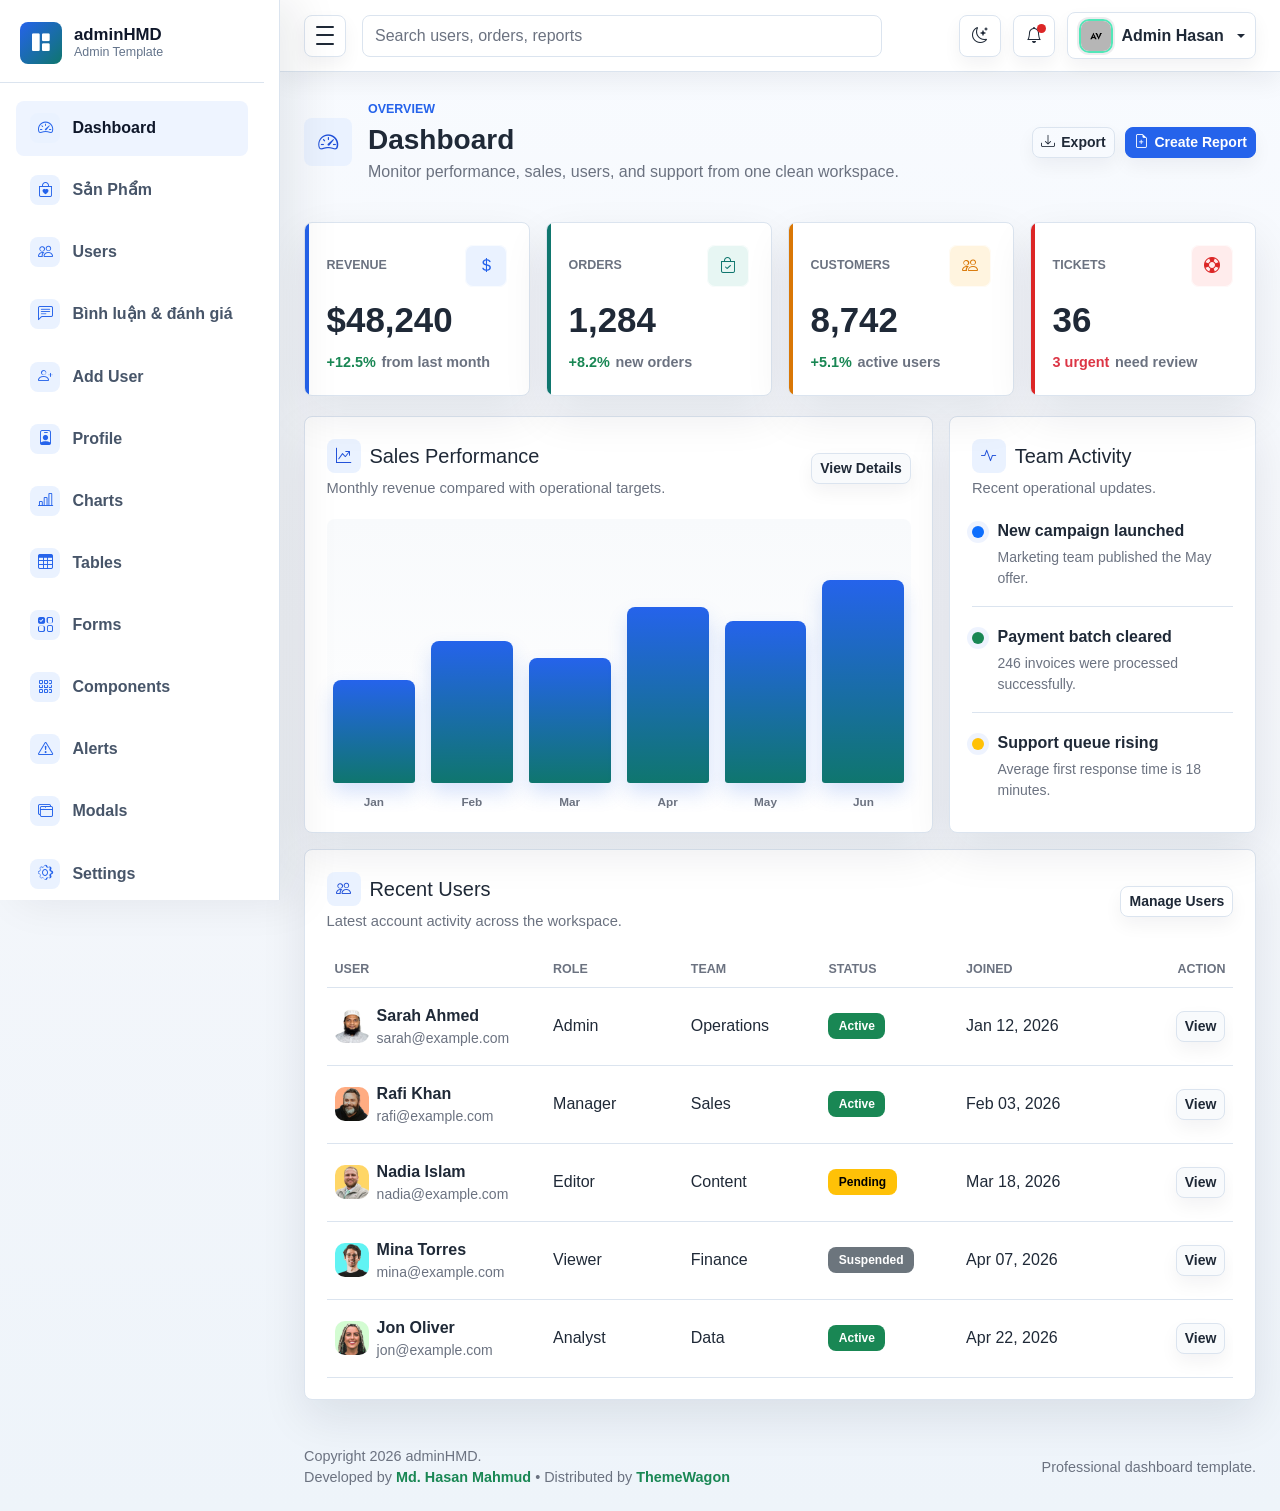
<file: admin/html/index.html>
<!DOCTYPE html>
<html lang="en">
<head>
  <meta charset="UTF-8">
  <meta name="viewport" content="width=device-width, initial-scale=1.0">
  <meta name="description" content="adminHMD professional admin dashboard template">
  <title>Dashboard | adminHMD</title>

  <link rel="stylesheet" href="../assets/css/bootstrap.min.css">
  <link rel="stylesheet" href="../assets/vendors/bootstrap-icons/bootstrap-icons.css">
  <link rel="stylesheet" href="../assets/css/style.css">
</head>

<body>
  <div class="admin-shell">
    <div class="sidebar-backdrop" data-sidebar-close></div>

    <aside class="admin-sidebar" id="adminSidebar" aria-label="Main navigation">
      <div class="sidebar-header">
        <a class="brand-mark" href="index.html" aria-label="adminHMD dashboard">
          <span class="brand-icon"><i class="bi bi-grid-1x2-fill" aria-hidden="true"></i></span>
          <span class="brand-copy">
            <span class="brand-title">adminHMD</span>
            <span class="brand-subtitle">Admin Template</span>
          </span>
        </a>
      </div>

      <nav class="sidebar-nav">
        <a class="nav-link active" href="index.html" aria-current="page">
          <span class="nav-icon"><i class="bi bi-speedometer2" aria-hidden="true"></i></span>
          <span class="nav-text">Dashboard</span>
        </a>
        <a class="nav-link" href="products.html">
          <span class="nav-icon"><i class="bi bi-bag-heart" aria-hidden="true"></i></span>
          <span class="nav-text">Sản Phẩm</span>
        </a>
        <a class="nav-link" href="users.html">
          <span class="nav-icon"><i class="bi bi-people" aria-hidden="true"></i></span>
          <span class="nav-text">Users</span>
        </a>
        <a class="nav-link" href="../comments.php">
          <span class="nav-icon"><i class="bi bi-chat-left-text" aria-hidden="true"></i></span>
          <span class="nav-text">Bình luận & đánh giá</span>
        </a>
        <a class="nav-link" href="add-user.html">
          <span class="nav-icon"><i class="bi bi-person-plus" aria-hidden="true"></i></span>
          <span class="nav-text">Add User</span>
        </a>
        <a class="nav-link" href="profile.html">
          <span class="nav-icon"><i class="bi bi-person-badge" aria-hidden="true"></i></span>
          <span class="nav-text">Profile</span>
        </a>
        <a class="nav-link" href="charts.html">
          <span class="nav-icon"><i class="bi bi-bar-chart-line" aria-hidden="true"></i></span>
          <span class="nav-text">Charts</span>
        </a>
        <a class="nav-link" href="tables.html">
          <span class="nav-icon"><i class="bi bi-table" aria-hidden="true"></i></span>
          <span class="nav-text">Tables</span>
        </a>
        <a class="nav-link" href="forms.html">
          <span class="nav-icon"><i class="bi bi-ui-checks-grid" aria-hidden="true"></i></span>
          <span class="nav-text">Forms</span>
        </a>
        <a class="nav-link" href="components.html">
          <span class="nav-icon"><i class="bi bi-grid-3x3-gap" aria-hidden="true"></i></span>
          <span class="nav-text">Components</span>
        </a>
        <a class="nav-link" href="alerts.html">
          <span class="nav-icon"><i class="bi bi-exclamation-triangle" aria-hidden="true"></i></span>
          <span class="nav-text">Alerts</span>
        </a>
        <a class="nav-link" href="modals.html">
          <span class="nav-icon"><i class="bi bi-window-stack" aria-hidden="true"></i></span>
          <span class="nav-text">Modals</span>
        </a>
        <a class="nav-link" href="settings.html">
          <span class="nav-icon"><i class="bi bi-gear" aria-hidden="true"></i></span>
          <span class="nav-text">Settings</span>
        </a>
        <a class="nav-link" href="blank.html">
          <span class="nav-icon"><i class="bi bi-file-earmark" aria-hidden="true"></i></span>
          <span class="nav-text">Blank Page</span>
        </a>
      </nav>

      <div class="sidebar-user">
        <img class="avatar-img avatar-md sidebar-user-avatar" src="../assets/images/avatar/avatar.jpg" alt="Admin Hasan">
        <strong>Admin Hasan</strong>
        <small>Active Workspace</small>
      </div>

      <div class="sidebar-footer">
        <span class="status-dot"></span>
        <span class="sidebar-footer-text">System running smoothly</span>
      </div>
    </aside>

    <div class="admin-main">
      <nav class="navbar admin-navbar navbar-expand bg-white">
        <div class="container-fluid px-3 px-lg-4">
          <button class="sidebar-toggle" type="button" data-sidebar-toggle aria-controls="adminSidebar" aria-expanded="true" aria-label="Toggle sidebar">
            <span></span>
            <span></span>
            <span></span>
          </button>

          <form class="d-none d-md-flex ms-3 flex-grow-1" role="search">
            <input class="form-control search-input" type="search" placeholder="Search users, orders, reports" aria-label="Search">
          </form>

          <div class="navbar-actions ms-auto">
            <button class="icon-button theme-toggle" type="button" data-theme-toggle aria-label="Switch color theme" title="Switch color theme">
              <i class="bi bi-moon-stars" data-theme-icon aria-hidden="true"></i>
            </button>
            <div class="dropdown">
              <button class="icon-button" type="button" data-bs-toggle="dropdown" aria-expanded="false" aria-label="Notifications">
                <span class="notification-dot"></span>
                <i class="bi bi-bell" aria-hidden="true"></i>
              </button>
              <div class="dropdown-menu dropdown-menu-end notification-menu">
                <div class="dropdown-header fw-bold text-body">Notifications</div>
                <a class="dropdown-item" href="users.html">
                  <span class="notification-title">New user registered</span>
                  <span class="notification-time">4 minutes ago</span>
                </a>
                <a class="dropdown-item" href="charts.html">
                  <span class="notification-title">Revenue target reached</span>
                  <span class="notification-time">32 minutes ago</span>
                </a>
                <a class="dropdown-item" href="settings.html">
                  <span class="notification-title">Security review completed</span>
                  <span class="notification-time">1 hour ago</span>
                </a>
              </div>
            </div>

            <div class="dropdown">
              <button class="profile-button dropdown-toggle" type="button" data-bs-toggle="dropdown" aria-expanded="false">
                <img class="avatar-img avatar-sm" src="../assets/images/avatar/avatar.jpg" alt="Admin Hasan">
                <span class="profile-name d-none d-sm-inline">Admin Hasan</span>
              </button>
              <ul class="dropdown-menu dropdown-menu-end">
                <li><a class="dropdown-item" href="profile.html">Profile</a></li>
                <li><a class="dropdown-item" href="settings.html">Account settings</a></li>
                <li><hr class="dropdown-divider"></li>
                <li><a class="dropdown-item" href="login.html">Sign out</a></li>
              </ul>
            </div>
          </div>
        </div>
      </nav>

      <main class="dashboard-content">
        <div class="container-fluid px-3 px-lg-4 py-4">
          <div class="page-heading">
            <div class="page-heading-copy">
              <span class="page-icon"><i class="bi bi-speedometer2" aria-hidden="true"></i></span>
              <div>
                <p class="eyebrow mb-1">Overview</p>
                <h1 class="h3 mb-1">Dashboard</h1>
                <p class="text-muted mb-0">Monitor performance, sales, users, and support from one clean workspace.</p>
              </div>
            </div>
            <div class="heading-actions"><button class="btn btn-outline-secondary btn-sm" type="button"><i class="bi bi-download" aria-hidden="true"></i> Export</button><button class="btn btn-primary btn-sm" type="button"><i class="bi bi-file-earmark-plus" aria-hidden="true"></i> Create Report</button></div>
          </div>

          <section class="row g-3 mt-1" aria-label="Dashboard metrics">
            <div class="col-12 col-sm-6 col-xl-3">
              <article class="metric-card metric-primary">
                <div class="metric-top">
                  <span class="metric-label">Revenue</span>
                  <span class="metric-icon"><i class="bi bi-currency-dollar" aria-hidden="true"></i></span>
                </div>
                <div class="metric-value">$48,240</div>
                <div class="metric-meta">
                  <span class="text-success">+12.5%</span>
                  <span>from last month</span>
                </div>
              </article>
            </div>

            <div class="col-12 col-sm-6 col-xl-3">
              <article class="metric-card metric-success">
                <div class="metric-top">
                  <span class="metric-label">Orders</span>
                  <span class="metric-icon"><i class="bi bi-bag-check" aria-hidden="true"></i></span>
                </div>
                <div class="metric-value">1,284</div>
                <div class="metric-meta">
                  <span class="text-success">+8.2%</span>
                  <span>new orders</span>
                </div>
              </article>
            </div>

            <div class="col-12 col-sm-6 col-xl-3">
              <article class="metric-card metric-warning">
                <div class="metric-top">
                  <span class="metric-label">Customers</span>
                  <span class="metric-icon"><i class="bi bi-people" aria-hidden="true"></i></span>
                </div>
                <div class="metric-value">8,742</div>
                <div class="metric-meta">
                  <span class="text-success">+5.1%</span>
                  <span>active users</span>
                </div>
              </article>
            </div>

            <div class="col-12 col-sm-6 col-xl-3">
              <article class="metric-card metric-danger">
                <div class="metric-top">
                  <span class="metric-label">Tickets</span>
                  <span class="metric-icon"><i class="bi bi-life-preserver" aria-hidden="true"></i></span>
                </div>
                <div class="metric-value">36</div>
                <div class="metric-meta">
                  <span class="text-danger">3 urgent</span>
                  <span>need review</span>
                </div>
              </article>
            </div>
          </section>

          <section class="row g-3 mt-1">
            <div class="col-12 col-xl-8">
              <div class="panel">
                <div class="panel-header">
                  <div>
                    <h2 class="h5 mb-1 section-title"><i class="bi bi-graph-up-arrow" aria-hidden="true"></i><span>Sales Performance</span></h2>
                    <p class="text-muted mb-0">Monthly revenue compared with operational targets.</p>
                  </div>
                  <a class="btn btn-light btn-sm" href="charts.html">View Details</a>
                </div>

                <div class="chart-bars" aria-label="Sales performance chart">
                  <div class="chart-column bar-42"><span></span><small>Jan</small></div>
                  <div class="chart-column bar-58"><span></span><small>Feb</small></div>
                  <div class="chart-column bar-51"><span></span><small>Mar</small></div>
                  <div class="chart-column bar-72"><span></span><small>Apr</small></div>
                  <div class="chart-column bar-66"><span></span><small>May</small></div>
                  <div class="chart-column bar-83"><span></span><small>Jun</small></div>
                </div>
              </div>
            </div>

            <div class="col-12 col-xl-4">
              <div class="panel h-100">
                <div class="panel-header">
                  <div>
                    <h2 class="h5 mb-1 section-title"><i class="bi bi-activity" aria-hidden="true"></i><span>Team Activity</span></h2>
                    <p class="text-muted mb-0">Recent operational updates.</p>
                  </div>
                </div>

                <div class="activity-list">
                  <div class="activity-item"><span class="activity-dot bg-primary"></span><div><p class="mb-1 fw-semibold">New campaign launched</p><p class="text-muted small mb-0">Marketing team published the May offer.</p></div></div>
                  <div class="activity-item"><span class="activity-dot bg-success"></span><div><p class="mb-1 fw-semibold">Payment batch cleared</p><p class="text-muted small mb-0">246 invoices were processed successfully.</p></div></div>
                  <div class="activity-item"><span class="activity-dot bg-warning"></span><div><p class="mb-1 fw-semibold">Support queue rising</p><p class="text-muted small mb-0">Average first response time is 18 minutes.</p></div></div>
                </div>
              </div>
            </div>
          </section>

          <section class="panel mt-3">
            <div class="panel-header">
              <div>
                <h2 class="h5 mb-1 section-title"><i class="bi bi-people" aria-hidden="true"></i><span>Recent Users</span></h2>
                <p class="text-muted mb-0">Latest account activity across the workspace.</p>
              </div>
              <a class="btn btn-outline-secondary btn-sm" href="users.html">Manage Users</a>
            </div>
            <div class="table-responsive">
              <table class="table align-middle mb-0">
                <thead><tr><th scope="col">User</th><th scope="col">Role</th><th scope="col">Team</th><th scope="col">Status</th><th scope="col">Joined</th><th scope="col" class="text-end">Action</th></tr></thead>
                <tbody>
                  <tr>
                    <td>
                      <div class="d-flex align-items-center gap-2">
                        <img class="avatar-img avatar-sm" src="../assets/images/avatar/avatar-1.jpg" alt="Sarah Ahmed">
                        <div>
                          <p class="fw-semibold mb-0">Sarah Ahmed</p>
                          <p class="text-muted small mb-0">sarah@example.com</p>
                        </div>
                      </div>
                    </td>
                    <td>Admin</td>
                    <td>Operations</td>
                    <td><span class="badge text-bg-success">Active</span></td>
                    <td>Jan 12, 2026</td>
                    <td class="text-end"><a class="btn btn-light btn-sm" href="user-details.html">View</a></td>
                  </tr>
                  <tr>
                    <td>
                      <div class="d-flex align-items-center gap-2">
                        <img class="avatar-img avatar-sm" src="../assets/images/avatar/avatar-2.jpg" alt="Rafi Khan">
                        <div>
                          <p class="fw-semibold mb-0">Rafi Khan</p>
                          <p class="text-muted small mb-0">rafi@example.com</p>
                        </div>
                      </div>
                    </td>
                    <td>Manager</td>
                    <td>Sales</td>
                    <td><span class="badge text-bg-success">Active</span></td>
                    <td>Feb 03, 2026</td>
                    <td class="text-end"><a class="btn btn-light btn-sm" href="user-details.html">View</a></td>
                  </tr>
                  <tr>
                    <td>
                      <div class="d-flex align-items-center gap-2">
                        <img class="avatar-img avatar-sm" src="../assets/images/avatar/avatar-3.jpg" alt="Nadia Islam">
                        <div>
                          <p class="fw-semibold mb-0">Nadia Islam</p>
                          <p class="text-muted small mb-0">nadia@example.com</p>
                        </div>
                      </div>
                    </td>
                    <td>Editor</td>
                    <td>Content</td>
                    <td><span class="badge text-bg-warning">Pending</span></td>
                    <td>Mar 18, 2026</td>
                    <td class="text-end"><a class="btn btn-light btn-sm" href="user-details.html">View</a></td>
                  </tr>
                  <tr>
                    <td>
                      <div class="d-flex align-items-center gap-2">
                        <img class="avatar-img avatar-sm" src="../assets/images/avatar/avatar-4.jpg" alt="Mina Torres">
                        <div>
                          <p class="fw-semibold mb-0">Mina Torres</p>
                          <p class="text-muted small mb-0">mina@example.com</p>
                        </div>
                      </div>
                    </td>
                    <td>Viewer</td>
                    <td>Finance</td>
                    <td><span class="badge text-bg-secondary">Suspended</span></td>
                    <td>Apr 07, 2026</td>
                    <td class="text-end"><a class="btn btn-light btn-sm" href="user-details.html">View</a></td>
                  </tr>
                  <tr>
                    <td>
                      <div class="d-flex align-items-center gap-2">
                        <img class="avatar-img avatar-sm" src="../assets/images/avatar/avatar-5.jpg" alt="Jon Oliver">
                        <div>
                          <p class="fw-semibold mb-0">Jon Oliver</p>
                          <p class="text-muted small mb-0">jon@example.com</p>
                        </div>
                      </div>
                    </td>
                    <td>Analyst</td>
                    <td>Data</td>
                    <td><span class="badge text-bg-success">Active</span></td>
                    <td>Apr 22, 2026</td>
                    <td class="text-end"><a class="btn btn-light btn-sm" href="user-details.html">View</a></td>
                  </tr>
                </tbody>
              </table>
            </div>
          </section>
        </div>
      </main>

      <footer class="admin-footer">
        <div class="container-fluid px-3 px-lg-4">
          <span>Copyright 2026 adminHMD. <br> Developed by <a target="_blank" class="fw-bold text-success" href="https://github.com/HasanMahmudDev">Md. Hasan Mahmud</a> • Distributed by <a target="_blank" class="fw-bold text-success" href="https://themewagon.com">ThemeWagon</a> </span>
          <span>Professional dashboard template.</span>
        </div>
      </footer>
    </div>
  </div>

  <script src="../assets/js/bootstrap.bundle.min.js"></script>
  <script src="../assets/js/main.js"></script>
</body>
</html>
</file>
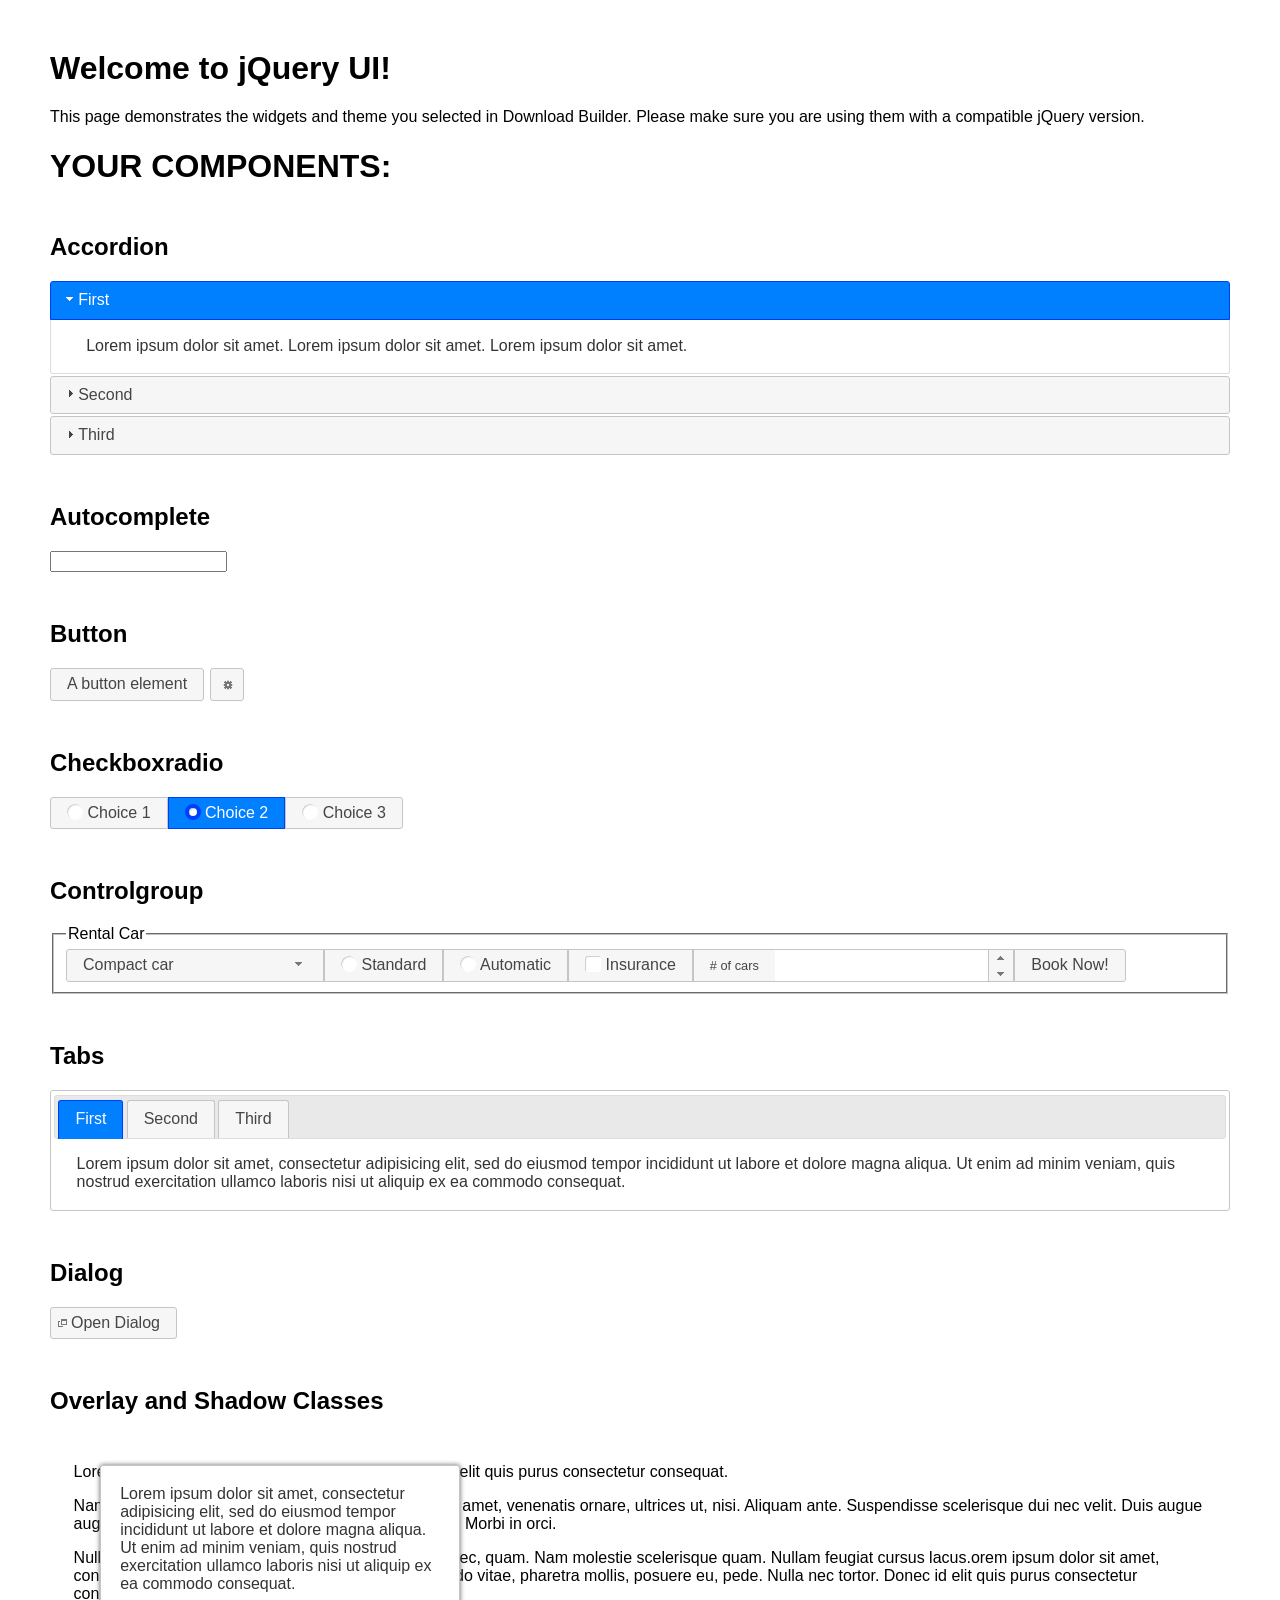
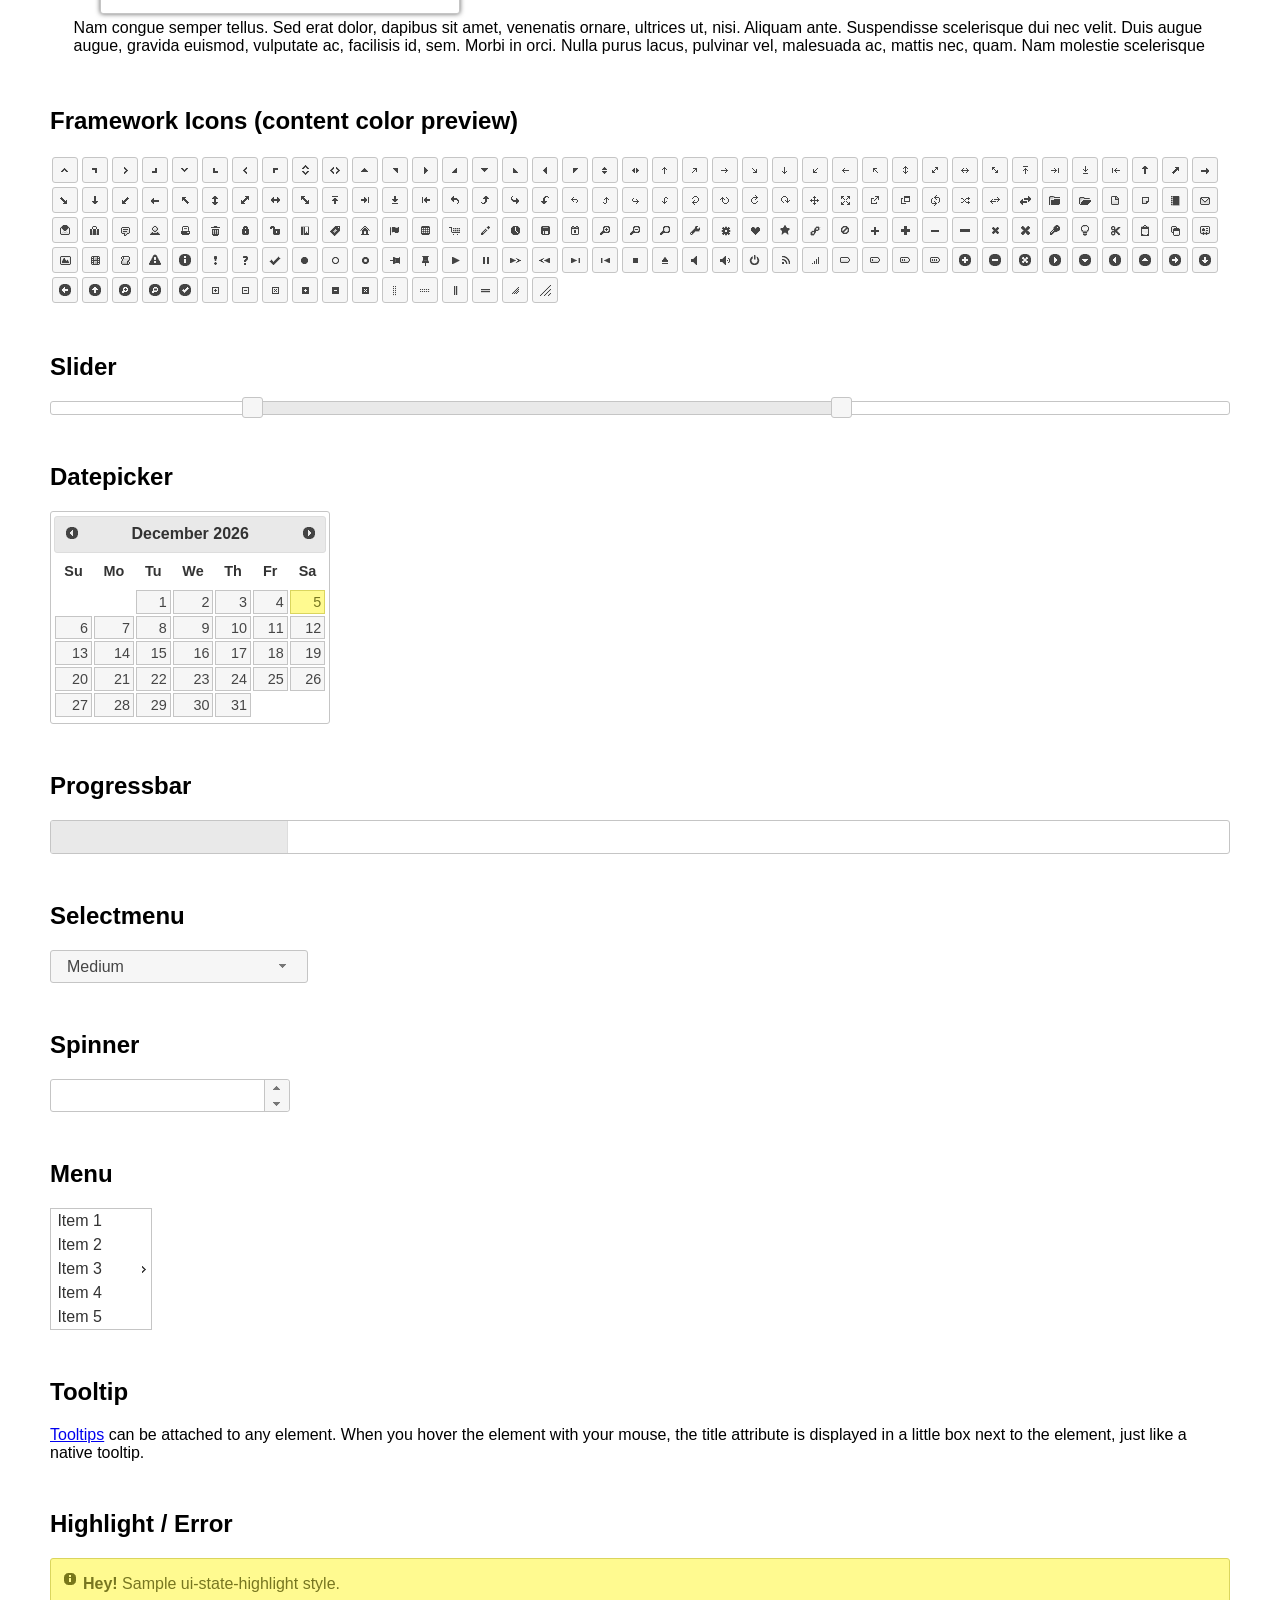
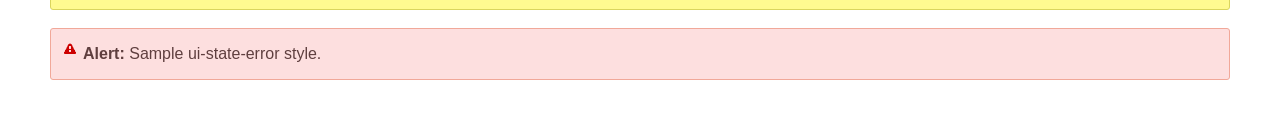
<file: views/vendor/jqueryui/index.html>
<!doctype html>
<html lang="us">
<head>
	<meta charset="utf-8">
	<title>jQuery UI Example Page</title>
	<link href="jquery-ui.css" rel="stylesheet">
	<style>
	body{
		font-family: "Trebuchet MS", sans-serif;
		margin: 50px;
	}
	.demoHeaders {
		margin-top: 2em;
	}
	#dialog-link {
		padding: .4em 1em .4em 20px;
		text-decoration: none;
		position: relative;
	}
	#dialog-link span.ui-icon {
		margin: 0 5px 0 0;
		position: absolute;
		left: .2em;
		top: 50%;
		margin-top: -8px;
	}
	#icons {
		margin: 0;
		padding: 0;
	}
	#icons li {
		margin: 2px;
		position: relative;
		padding: 4px 0;
		cursor: pointer;
		float: left;
		list-style: none;
	}
	#icons span.ui-icon {
		float: left;
		margin: 0 4px;
	}
	.fakewindowcontain .ui-widget-overlay {
		position: absolute;
	}
	select {
		width: 200px;
	}
	</style>
</head>
<body>

<h1>Welcome to jQuery UI!</h1>

<div class="ui-widget">
	<p>This page demonstrates the widgets and theme you selected in Download Builder. Please make sure you are using them with a compatible jQuery version.</p>
</div>

<h1>YOUR COMPONENTS:</h1>


<!-- Accordion -->
<h2 class="demoHeaders">Accordion</h2>
<div id="accordion">
	<h3>First</h3>
	<div>Lorem ipsum dolor sit amet. Lorem ipsum dolor sit amet. Lorem ipsum dolor sit amet.</div>
	<h3>Second</h3>
	<div>Phasellus mattis tincidunt nibh.</div>
	<h3>Third</h3>
	<div>Nam dui erat, auctor a, dignissim quis.</div>
</div>



<!-- Autocomplete -->
<h2 class="demoHeaders">Autocomplete</h2>
<div>
	<input id="autocomplete" title="type &quot;a&quot;">
</div>



<!-- Button -->
<h2 class="demoHeaders">Button</h2>
<button id="button">A button element</button>
<button id="button-icon">An icon-only button</button>



<!-- Checkboxradio -->
<h2 class="demoHeaders">Checkboxradio</h2>
<form style="margin-top: 1em;">
	<div id="radioset">
		<input type="radio" id="radio1" name="radio"><label for="radio1">Choice 1</label>
		<input type="radio" id="radio2" name="radio" checked="checked"><label for="radio2">Choice 2</label>
		<input type="radio" id="radio3" name="radio"><label for="radio3">Choice 3</label>
	</div>
</form>



<!-- Controlgroup -->
<h2 class="demoHeaders">Controlgroup</h2>
<fieldset>
	<legend>Rental Car</legend>
	<div id="controlgroup">
		<select id="car-type">
			<option>Compact car</option>
			<option>Midsize car</option>
			<option>Full size car</option>
			<option>SUV</option>
			<option>Luxury</option>
			<option>Truck</option>
			<option>Van</option>
		</select>
		<label for="transmission-standard">Standard</label>
		<input type="radio" name="transmission" id="transmission-standard">
		<label for="transmission-automatic">Automatic</label>
		<input type="radio" name="transmission" id="transmission-automatic">
		<label for="insurance">Insurance</label>
		<input type="checkbox" name="insurance" id="insurance">
		<label for="horizontal-spinner" class="ui-controlgroup-label"># of cars</label>
		<input id="horizontal-spinner" class="ui-spinner-input">
		<button>Book Now!</button>
	</div>
</fieldset>



<!-- Tabs -->
<h2 class="demoHeaders">Tabs</h2>
<div id="tabs">
	<ul>
		<li><a href="#tabs-1">First</a></li>
		<li><a href="#tabs-2">Second</a></li>
		<li><a href="#tabs-3">Third</a></li>
	</ul>
	<div id="tabs-1">Lorem ipsum dolor sit amet, consectetur adipisicing elit, sed do eiusmod tempor incididunt ut labore et dolore magna aliqua. Ut enim ad minim veniam, quis nostrud exercitation ullamco laboris nisi ut aliquip ex ea commodo consequat.</div>
	<div id="tabs-2">Phasellus mattis tincidunt nibh. Cras orci urna, blandit id, pretium vel, aliquet ornare, felis. Maecenas scelerisque sem non nisl. Fusce sed lorem in enim dictum bibendum.</div>
	<div id="tabs-3">Nam dui erat, auctor a, dignissim quis, sollicitudin eu, felis. Pellentesque nisi urna, interdum eget, sagittis et, consequat vestibulum, lacus. Mauris porttitor ullamcorper augue.</div>
</div>



<h2 class="demoHeaders">Dialog</h2>
<p>
	<button id="dialog-link" class="ui-button ui-corner-all ui-widget">
		<span class="ui-icon ui-icon-newwin"></span>Open Dialog
	</button>
</p>

<h2 class="demoHeaders">Overlay and Shadow Classes</h2>
<div style="position: relative; width: 96%; height: 200px; padding:1% 2%; overflow:hidden;" class="fakewindowcontain">
	<p>Lorem ipsum dolor sit amet,  Nulla nec tortor. Donec id elit quis purus consectetur consequat. </p><p>Nam congue semper tellus. Sed erat dolor, dapibus sit amet, venenatis ornare, ultrices ut, nisi. Aliquam ante. Suspendisse scelerisque dui nec velit. Duis augue augue, gravida euismod, vulputate ac, facilisis id, sem. Morbi in orci. </p><p>Nulla purus lacus, pulvinar vel, malesuada ac, mattis nec, quam. Nam molestie scelerisque quam. Nullam feugiat cursus lacus.orem ipsum dolor sit amet, consectetur adipiscing elit. Donec libero risus, commodo vitae, pharetra mollis, posuere eu, pede. Nulla nec tortor. Donec id elit quis purus consectetur consequat. </p><p>Nam congue semper tellus. Sed erat dolor, dapibus sit amet, venenatis ornare, ultrices ut, nisi. Aliquam ante. Suspendisse scelerisque dui nec velit. Duis augue augue, gravida euismod, vulputate ac, facilisis id, sem. Morbi in orci. Nulla purus lacus, pulvinar vel, malesuada ac, mattis nec, quam. Nam molestie scelerisque quam. </p><p>Nullam feugiat cursus lacus.orem ipsum dolor sit amet, consectetur adipiscing elit. Donec libero risus, commodo vitae, pharetra mollis, posuere eu, pede. Nulla nec tortor. Donec id elit quis purus consectetur consequat. Nam congue semper tellus. Sed erat dolor, dapibus sit amet, venenatis ornare, ultrices ut, nisi. Aliquam ante. </p><p>Suspendisse scelerisque dui nec velit. Duis augue augue, gravida euismod, vulputate ac, facilisis id, sem. Morbi in orci. Nulla purus lacus, pulvinar vel, malesuada ac, mattis nec, quam. Nam molestie scelerisque quam. Nullam feugiat cursus lacus.orem ipsum dolor sit amet, consectetur adipiscing elit. Donec libero risus, commodo vitae, pharetra mollis, posuere eu, pede. Nulla nec tortor. Donec id elit quis purus consectetur consequat. Nam congue semper tellus. Sed erat dolor, dapibus sit amet, venenatis ornare, ultrices ut, nisi. </p>

	<!-- ui-dialog -->
	<div class="ui-widget-overlay ui-front"></div>
	<div style="position: absolute; width: 320px; left: 50px; top: 30px; padding: 1.2em" class="ui-widget ui-front ui-widget-content ui-corner-all ui-widget-shadow">
		Lorem ipsum dolor sit amet, consectetur adipisicing elit, sed do eiusmod tempor incididunt ut labore et dolore magna aliqua. Ut enim ad minim veniam, quis nostrud exercitation ullamco laboris nisi ut aliquip ex ea commodo consequat.
	</div>

</div>

<!-- ui-dialog -->
<div id="dialog" title="Dialog Title">
	<p>Lorem ipsum dolor sit amet, consectetur adipisicing elit, sed do eiusmod tempor incididunt ut labore et dolore magna aliqua. Ut enim ad minim veniam, quis nostrud exercitation ullamco laboris nisi ut aliquip ex ea commodo consequat.</p>
</div>



<h2 class="demoHeaders">Framework Icons (content color preview)</h2>
<ul id="icons" class="ui-widget ui-helper-clearfix">
	<li class="ui-state-default ui-corner-all" title=".ui-icon-caret-1-n"><span class="ui-icon ui-icon-caret-1-n"></span></li>
	<li class="ui-state-default ui-corner-all" title=".ui-icon-caret-1-ne"><span class="ui-icon ui-icon-caret-1-ne"></span></li>
	<li class="ui-state-default ui-corner-all" title=".ui-icon-caret-1-e"><span class="ui-icon ui-icon-caret-1-e"></span></li>
	<li class="ui-state-default ui-corner-all" title=".ui-icon-caret-1-se"><span class="ui-icon ui-icon-caret-1-se"></span></li>
	<li class="ui-state-default ui-corner-all" title=".ui-icon-caret-1-s"><span class="ui-icon ui-icon-caret-1-s"></span></li>
	<li class="ui-state-default ui-corner-all" title=".ui-icon-caret-1-sw"><span class="ui-icon ui-icon-caret-1-sw"></span></li>
	<li class="ui-state-default ui-corner-all" title=".ui-icon-caret-1-w"><span class="ui-icon ui-icon-caret-1-w"></span></li>
	<li class="ui-state-default ui-corner-all" title=".ui-icon-caret-1-nw"><span class="ui-icon ui-icon-caret-1-nw"></span></li>
	<li class="ui-state-default ui-corner-all" title=".ui-icon-caret-2-n-s"><span class="ui-icon ui-icon-caret-2-n-s"></span></li>
	<li class="ui-state-default ui-corner-all" title=".ui-icon-caret-2-e-w"><span class="ui-icon ui-icon-caret-2-e-w"></span></li>
	<li class="ui-state-default ui-corner-all" title=".ui-icon-triangle-1-n"><span class="ui-icon ui-icon-triangle-1-n"></span></li>
	<li class="ui-state-default ui-corner-all" title=".ui-icon-triangle-1-ne"><span class="ui-icon ui-icon-triangle-1-ne"></span></li>
	<li class="ui-state-default ui-corner-all" title=".ui-icon-triangle-1-e"><span class="ui-icon ui-icon-triangle-1-e"></span></li>
	<li class="ui-state-default ui-corner-all" title=".ui-icon-triangle-1-se"><span class="ui-icon ui-icon-triangle-1-se"></span></li>
	<li class="ui-state-default ui-corner-all" title=".ui-icon-triangle-1-s"><span class="ui-icon ui-icon-triangle-1-s"></span></li>
	<li class="ui-state-default ui-corner-all" title=".ui-icon-triangle-1-sw"><span class="ui-icon ui-icon-triangle-1-sw"></span></li>
	<li class="ui-state-default ui-corner-all" title=".ui-icon-triangle-1-w"><span class="ui-icon ui-icon-triangle-1-w"></span></li>
	<li class="ui-state-default ui-corner-all" title=".ui-icon-triangle-1-nw"><span class="ui-icon ui-icon-triangle-1-nw"></span></li>
	<li class="ui-state-default ui-corner-all" title=".ui-icon-triangle-2-n-s"><span class="ui-icon ui-icon-triangle-2-n-s"></span></li>
	<li class="ui-state-default ui-corner-all" title=".ui-icon-triangle-2-e-w"><span class="ui-icon ui-icon-triangle-2-e-w"></span></li>
	<li class="ui-state-default ui-corner-all" title=".ui-icon-arrow-1-n"><span class="ui-icon ui-icon-arrow-1-n"></span></li>
	<li class="ui-state-default ui-corner-all" title=".ui-icon-arrow-1-ne"><span class="ui-icon ui-icon-arrow-1-ne"></span></li>
	<li class="ui-state-default ui-corner-all" title=".ui-icon-arrow-1-e"><span class="ui-icon ui-icon-arrow-1-e"></span></li>
	<li class="ui-state-default ui-corner-all" title=".ui-icon-arrow-1-se"><span class="ui-icon ui-icon-arrow-1-se"></span></li>
	<li class="ui-state-default ui-corner-all" title=".ui-icon-arrow-1-s"><span class="ui-icon ui-icon-arrow-1-s"></span></li>
	<li class="ui-state-default ui-corner-all" title=".ui-icon-arrow-1-sw"><span class="ui-icon ui-icon-arrow-1-sw"></span></li>
	<li class="ui-state-default ui-corner-all" title=".ui-icon-arrow-1-w"><span class="ui-icon ui-icon-arrow-1-w"></span></li>
	<li class="ui-state-default ui-corner-all" title=".ui-icon-arrow-1-nw"><span class="ui-icon ui-icon-arrow-1-nw"></span></li>
	<li class="ui-state-default ui-corner-all" title=".ui-icon-arrow-2-n-s"><span class="ui-icon ui-icon-arrow-2-n-s"></span></li>
	<li class="ui-state-default ui-corner-all" title=".ui-icon-arrow-2-ne-sw"><span class="ui-icon ui-icon-arrow-2-ne-sw"></span></li>
	<li class="ui-state-default ui-corner-all" title=".ui-icon-arrow-2-e-w"><span class="ui-icon ui-icon-arrow-2-e-w"></span></li>
	<li class="ui-state-default ui-corner-all" title=".ui-icon-arrow-2-se-nw"><span class="ui-icon ui-icon-arrow-2-se-nw"></span></li>
	<li class="ui-state-default ui-corner-all" title=".ui-icon-arrowstop-1-n"><span class="ui-icon ui-icon-arrowstop-1-n"></span></li>
	<li class="ui-state-default ui-corner-all" title=".ui-icon-arrowstop-1-e"><span class="ui-icon ui-icon-arrowstop-1-e"></span></li>
	<li class="ui-state-default ui-corner-all" title=".ui-icon-arrowstop-1-s"><span class="ui-icon ui-icon-arrowstop-1-s"></span></li>
	<li class="ui-state-default ui-corner-all" title=".ui-icon-arrowstop-1-w"><span class="ui-icon ui-icon-arrowstop-1-w"></span></li>
	<li class="ui-state-default ui-corner-all" title=".ui-icon-arrowthick-1-n"><span class="ui-icon ui-icon-arrowthick-1-n"></span></li>
	<li class="ui-state-default ui-corner-all" title=".ui-icon-arrowthick-1-ne"><span class="ui-icon ui-icon-arrowthick-1-ne"></span></li>
	<li class="ui-state-default ui-corner-all" title=".ui-icon-arrowthick-1-e"><span class="ui-icon ui-icon-arrowthick-1-e"></span></li>
	<li class="ui-state-default ui-corner-all" title=".ui-icon-arrowthick-1-se"><span class="ui-icon ui-icon-arrowthick-1-se"></span></li>
	<li class="ui-state-default ui-corner-all" title=".ui-icon-arrowthick-1-s"><span class="ui-icon ui-icon-arrowthick-1-s"></span></li>
	<li class="ui-state-default ui-corner-all" title=".ui-icon-arrowthick-1-sw"><span class="ui-icon ui-icon-arrowthick-1-sw"></span></li>
	<li class="ui-state-default ui-corner-all" title=".ui-icon-arrowthick-1-w"><span class="ui-icon ui-icon-arrowthick-1-w"></span></li>
	<li class="ui-state-default ui-corner-all" title=".ui-icon-arrowthick-1-nw"><span class="ui-icon ui-icon-arrowthick-1-nw"></span></li>
	<li class="ui-state-default ui-corner-all" title=".ui-icon-arrowthick-2-n-s"><span class="ui-icon ui-icon-arrowthick-2-n-s"></span></li>
	<li class="ui-state-default ui-corner-all" title=".ui-icon-arrowthick-2-ne-sw"><span class="ui-icon ui-icon-arrowthick-2-ne-sw"></span></li>
	<li class="ui-state-default ui-corner-all" title=".ui-icon-arrowthick-2-e-w"><span class="ui-icon ui-icon-arrowthick-2-e-w"></span></li>
	<li class="ui-state-default ui-corner-all" title=".ui-icon-arrowthick-2-se-nw"><span class="ui-icon ui-icon-arrowthick-2-se-nw"></span></li>
	<li class="ui-state-default ui-corner-all" title=".ui-icon-arrowthickstop-1-n"><span class="ui-icon ui-icon-arrowthickstop-1-n"></span></li>
	<li class="ui-state-default ui-corner-all" title=".ui-icon-arrowthickstop-1-e"><span class="ui-icon ui-icon-arrowthickstop-1-e"></span></li>
	<li class="ui-state-default ui-corner-all" title=".ui-icon-arrowthickstop-1-s"><span class="ui-icon ui-icon-arrowthickstop-1-s"></span></li>
	<li class="ui-state-default ui-corner-all" title=".ui-icon-arrowthickstop-1-w"><span class="ui-icon ui-icon-arrowthickstop-1-w"></span></li>
	<li class="ui-state-default ui-corner-all" title=".ui-icon-arrowreturnthick-1-w"><span class="ui-icon ui-icon-arrowreturnthick-1-w"></span></li>
	<li class="ui-state-default ui-corner-all" title=".ui-icon-arrowreturnthick-1-n"><span class="ui-icon ui-icon-arrowreturnthick-1-n"></span></li>
	<li class="ui-state-default ui-corner-all" title=".ui-icon-arrowreturnthick-1-e"><span class="ui-icon ui-icon-arrowreturnthick-1-e"></span></li>
	<li class="ui-state-default ui-corner-all" title=".ui-icon-arrowreturnthick-1-s"><span class="ui-icon ui-icon-arrowreturnthick-1-s"></span></li>
	<li class="ui-state-default ui-corner-all" title=".ui-icon-arrowreturn-1-w"><span class="ui-icon ui-icon-arrowreturn-1-w"></span></li>
	<li class="ui-state-default ui-corner-all" title=".ui-icon-arrowreturn-1-n"><span class="ui-icon ui-icon-arrowreturn-1-n"></span></li>
	<li class="ui-state-default ui-corner-all" title=".ui-icon-arrowreturn-1-e"><span class="ui-icon ui-icon-arrowreturn-1-e"></span></li>
	<li class="ui-state-default ui-corner-all" title=".ui-icon-arrowreturn-1-s"><span class="ui-icon ui-icon-arrowreturn-1-s"></span></li>
	<li class="ui-state-default ui-corner-all" title=".ui-icon-arrowrefresh-1-w"><span class="ui-icon ui-icon-arrowrefresh-1-w"></span></li>
	<li class="ui-state-default ui-corner-all" title=".ui-icon-arrowrefresh-1-n"><span class="ui-icon ui-icon-arrowrefresh-1-n"></span></li>
	<li class="ui-state-default ui-corner-all" title=".ui-icon-arrowrefresh-1-e"><span class="ui-icon ui-icon-arrowrefresh-1-e"></span></li>
	<li class="ui-state-default ui-corner-all" title=".ui-icon-arrowrefresh-1-s"><span class="ui-icon ui-icon-arrowrefresh-1-s"></span></li>
	<li class="ui-state-default ui-corner-all" title=".ui-icon-arrow-4"><span class="ui-icon ui-icon-arrow-4"></span></li>
	<li class="ui-state-default ui-corner-all" title=".ui-icon-arrow-4-diag"><span class="ui-icon ui-icon-arrow-4-diag"></span></li>
	<li class="ui-state-default ui-corner-all" title=".ui-icon-extlink"><span class="ui-icon ui-icon-extlink"></span></li>
	<li class="ui-state-default ui-corner-all" title=".ui-icon-newwin"><span class="ui-icon ui-icon-newwin"></span></li>
	<li class="ui-state-default ui-corner-all" title=".ui-icon-refresh"><span class="ui-icon ui-icon-refresh"></span></li>
	<li class="ui-state-default ui-corner-all" title=".ui-icon-shuffle"><span class="ui-icon ui-icon-shuffle"></span></li>
	<li class="ui-state-default ui-corner-all" title=".ui-icon-transfer-e-w"><span class="ui-icon ui-icon-transfer-e-w"></span></li>
	<li class="ui-state-default ui-corner-all" title=".ui-icon-transferthick-e-w"><span class="ui-icon ui-icon-transferthick-e-w"></span></li>
	<li class="ui-state-default ui-corner-all" title=".ui-icon-folder-collapsed"><span class="ui-icon ui-icon-folder-collapsed"></span></li>
	<li class="ui-state-default ui-corner-all" title=".ui-icon-folder-open"><span class="ui-icon ui-icon-folder-open"></span></li>
	<li class="ui-state-default ui-corner-all" title=".ui-icon-document"><span class="ui-icon ui-icon-document"></span></li>
	<li class="ui-state-default ui-corner-all" title=".ui-icon-document-b"><span class="ui-icon ui-icon-document-b"></span></li>
	<li class="ui-state-default ui-corner-all" title=".ui-icon-note"><span class="ui-icon ui-icon-note"></span></li>
	<li class="ui-state-default ui-corner-all" title=".ui-icon-mail-closed"><span class="ui-icon ui-icon-mail-closed"></span></li>
	<li class="ui-state-default ui-corner-all" title=".ui-icon-mail-open"><span class="ui-icon ui-icon-mail-open"></span></li>
	<li class="ui-state-default ui-corner-all" title=".ui-icon-suitcase"><span class="ui-icon ui-icon-suitcase"></span></li>
	<li class="ui-state-default ui-corner-all" title=".ui-icon-comment"><span class="ui-icon ui-icon-comment"></span></li>
	<li class="ui-state-default ui-corner-all" title=".ui-icon-person"><span class="ui-icon ui-icon-person"></span></li>
	<li class="ui-state-default ui-corner-all" title=".ui-icon-print"><span class="ui-icon ui-icon-print"></span></li>
	<li class="ui-state-default ui-corner-all" title=".ui-icon-trash"><span class="ui-icon ui-icon-trash"></span></li>
	<li class="ui-state-default ui-corner-all" title=".ui-icon-locked"><span class="ui-icon ui-icon-locked"></span></li>
	<li class="ui-state-default ui-corner-all" title=".ui-icon-unlocked"><span class="ui-icon ui-icon-unlocked"></span></li>
	<li class="ui-state-default ui-corner-all" title=".ui-icon-bookmark"><span class="ui-icon ui-icon-bookmark"></span></li>
	<li class="ui-state-default ui-corner-all" title=".ui-icon-tag"><span class="ui-icon ui-icon-tag"></span></li>
	<li class="ui-state-default ui-corner-all" title=".ui-icon-home"><span class="ui-icon ui-icon-home"></span></li>
	<li class="ui-state-default ui-corner-all" title=".ui-icon-flag"><span class="ui-icon ui-icon-flag"></span></li>
	<li class="ui-state-default ui-corner-all" title=".ui-icon-calculator"><span class="ui-icon ui-icon-calculator"></span></li>
	<li class="ui-state-default ui-corner-all" title=".ui-icon-cart"><span class="ui-icon ui-icon-cart"></span></li>
	<li class="ui-state-default ui-corner-all" title=".ui-icon-pencil"><span class="ui-icon ui-icon-pencil"></span></li>
	<li class="ui-state-default ui-corner-all" title=".ui-icon-clock"><span class="ui-icon ui-icon-clock"></span></li>
	<li class="ui-state-default ui-corner-all" title=".ui-icon-disk"><span class="ui-icon ui-icon-disk"></span></li>
	<li class="ui-state-default ui-corner-all" title=".ui-icon-calendar"><span class="ui-icon ui-icon-calendar"></span></li>
	<li class="ui-state-default ui-corner-all" title=".ui-icon-zoomin"><span class="ui-icon ui-icon-zoomin"></span></li>
	<li class="ui-state-default ui-corner-all" title=".ui-icon-zoomout"><span class="ui-icon ui-icon-zoomout"></span></li>
	<li class="ui-state-default ui-corner-all" title=".ui-icon-search"><span class="ui-icon ui-icon-search"></span></li>
	<li class="ui-state-default ui-corner-all" title=".ui-icon-wrench"><span class="ui-icon ui-icon-wrench"></span></li>
	<li class="ui-state-default ui-corner-all" title=".ui-icon-gear"><span class="ui-icon ui-icon-gear"></span></li>
	<li class="ui-state-default ui-corner-all" title=".ui-icon-heart"><span class="ui-icon ui-icon-heart"></span></li>
	<li class="ui-state-default ui-corner-all" title=".ui-icon-star"><span class="ui-icon ui-icon-star"></span></li>
	<li class="ui-state-default ui-corner-all" title=".ui-icon-link"><span class="ui-icon ui-icon-link"></span></li>
	<li class="ui-state-default ui-corner-all" title=".ui-icon-cancel"><span class="ui-icon ui-icon-cancel"></span></li>
	<li class="ui-state-default ui-corner-all" title=".ui-icon-plus"><span class="ui-icon ui-icon-plus"></span></li>
	<li class="ui-state-default ui-corner-all" title=".ui-icon-plusthick"><span class="ui-icon ui-icon-plusthick"></span></li>
	<li class="ui-state-default ui-corner-all" title=".ui-icon-minus"><span class="ui-icon ui-icon-minus"></span></li>
	<li class="ui-state-default ui-corner-all" title=".ui-icon-minusthick"><span class="ui-icon ui-icon-minusthick"></span></li>
	<li class="ui-state-default ui-corner-all" title=".ui-icon-close"><span class="ui-icon ui-icon-close"></span></li>
	<li class="ui-state-default ui-corner-all" title=".ui-icon-closethick"><span class="ui-icon ui-icon-closethick"></span></li>
	<li class="ui-state-default ui-corner-all" title=".ui-icon-key"><span class="ui-icon ui-icon-key"></span></li>
	<li class="ui-state-default ui-corner-all" title=".ui-icon-lightbulb"><span class="ui-icon ui-icon-lightbulb"></span></li>
	<li class="ui-state-default ui-corner-all" title=".ui-icon-scissors"><span class="ui-icon ui-icon-scissors"></span></li>
	<li class="ui-state-default ui-corner-all" title=".ui-icon-clipboard"><span class="ui-icon ui-icon-clipboard"></span></li>
	<li class="ui-state-default ui-corner-all" title=".ui-icon-copy"><span class="ui-icon ui-icon-copy"></span></li>
	<li class="ui-state-default ui-corner-all" title=".ui-icon-contact"><span class="ui-icon ui-icon-contact"></span></li>
	<li class="ui-state-default ui-corner-all" title=".ui-icon-image"><span class="ui-icon ui-icon-image"></span></li>
	<li class="ui-state-default ui-corner-all" title=".ui-icon-video"><span class="ui-icon ui-icon-video"></span></li>
	<li class="ui-state-default ui-corner-all" title=".ui-icon-script"><span class="ui-icon ui-icon-script"></span></li>
	<li class="ui-state-default ui-corner-all" title=".ui-icon-alert"><span class="ui-icon ui-icon-alert"></span></li>
	<li class="ui-state-default ui-corner-all" title=".ui-icon-info"><span class="ui-icon ui-icon-info"></span></li>
	<li class="ui-state-default ui-corner-all" title=".ui-icon-notice"><span class="ui-icon ui-icon-notice"></span></li>
	<li class="ui-state-default ui-corner-all" title=".ui-icon-help"><span class="ui-icon ui-icon-help"></span></li>
	<li class="ui-state-default ui-corner-all" title=".ui-icon-check"><span class="ui-icon ui-icon-check"></span></li>
	<li class="ui-state-default ui-corner-all" title=".ui-icon-bullet"><span class="ui-icon ui-icon-bullet"></span></li>
	<li class="ui-state-default ui-corner-all" title=".ui-icon-radio-off"><span class="ui-icon ui-icon-radio-off"></span></li>
	<li class="ui-state-default ui-corner-all" title=".ui-icon-radio-on"><span class="ui-icon ui-icon-radio-on"></span></li>
	<li class="ui-state-default ui-corner-all" title=".ui-icon-pin-w"><span class="ui-icon ui-icon-pin-w"></span></li>
	<li class="ui-state-default ui-corner-all" title=".ui-icon-pin-s"><span class="ui-icon ui-icon-pin-s"></span></li>
	<li class="ui-state-default ui-corner-all" title=".ui-icon-play"><span class="ui-icon ui-icon-play"></span></li>
	<li class="ui-state-default ui-corner-all" title=".ui-icon-pause"><span class="ui-icon ui-icon-pause"></span></li>
	<li class="ui-state-default ui-corner-all" title=".ui-icon-seek-next"><span class="ui-icon ui-icon-seek-next"></span></li>
	<li class="ui-state-default ui-corner-all" title=".ui-icon-seek-prev"><span class="ui-icon ui-icon-seek-prev"></span></li>
	<li class="ui-state-default ui-corner-all" title=".ui-icon-seek-end"><span class="ui-icon ui-icon-seek-end"></span></li>
	<li class="ui-state-default ui-corner-all" title=".ui-icon-seek-first"><span class="ui-icon ui-icon-seek-first"></span></li>
	<li class="ui-state-default ui-corner-all" title=".ui-icon-stop"><span class="ui-icon ui-icon-stop"></span></li>
	<li class="ui-state-default ui-corner-all" title=".ui-icon-eject"><span class="ui-icon ui-icon-eject"></span></li>
	<li class="ui-state-default ui-corner-all" title=".ui-icon-volume-off"><span class="ui-icon ui-icon-volume-off"></span></li>
	<li class="ui-state-default ui-corner-all" title=".ui-icon-volume-on"><span class="ui-icon ui-icon-volume-on"></span></li>
	<li class="ui-state-default ui-corner-all" title=".ui-icon-power"><span class="ui-icon ui-icon-power"></span></li>
	<li class="ui-state-default ui-corner-all" title=".ui-icon-signal-diag"><span class="ui-icon ui-icon-signal-diag"></span></li>
	<li class="ui-state-default ui-corner-all" title=".ui-icon-signal"><span class="ui-icon ui-icon-signal"></span></li>
	<li class="ui-state-default ui-corner-all" title=".ui-icon-battery-0"><span class="ui-icon ui-icon-battery-0"></span></li>
	<li class="ui-state-default ui-corner-all" title=".ui-icon-battery-1"><span class="ui-icon ui-icon-battery-1"></span></li>
	<li class="ui-state-default ui-corner-all" title=".ui-icon-battery-2"><span class="ui-icon ui-icon-battery-2"></span></li>
	<li class="ui-state-default ui-corner-all" title=".ui-icon-battery-3"><span class="ui-icon ui-icon-battery-3"></span></li>
	<li class="ui-state-default ui-corner-all" title=".ui-icon-circle-plus"><span class="ui-icon ui-icon-circle-plus"></span></li>
	<li class="ui-state-default ui-corner-all" title=".ui-icon-circle-minus"><span class="ui-icon ui-icon-circle-minus"></span></li>
	<li class="ui-state-default ui-corner-all" title=".ui-icon-circle-close"><span class="ui-icon ui-icon-circle-close"></span></li>
	<li class="ui-state-default ui-corner-all" title=".ui-icon-circle-triangle-e"><span class="ui-icon ui-icon-circle-triangle-e"></span></li>
	<li class="ui-state-default ui-corner-all" title=".ui-icon-circle-triangle-s"><span class="ui-icon ui-icon-circle-triangle-s"></span></li>
	<li class="ui-state-default ui-corner-all" title=".ui-icon-circle-triangle-w"><span class="ui-icon ui-icon-circle-triangle-w"></span></li>
	<li class="ui-state-default ui-corner-all" title=".ui-icon-circle-triangle-n"><span class="ui-icon ui-icon-circle-triangle-n"></span></li>
	<li class="ui-state-default ui-corner-all" title=".ui-icon-circle-arrow-e"><span class="ui-icon ui-icon-circle-arrow-e"></span></li>
	<li class="ui-state-default ui-corner-all" title=".ui-icon-circle-arrow-s"><span class="ui-icon ui-icon-circle-arrow-s"></span></li>
	<li class="ui-state-default ui-corner-all" title=".ui-icon-circle-arrow-w"><span class="ui-icon ui-icon-circle-arrow-w"></span></li>
	<li class="ui-state-default ui-corner-all" title=".ui-icon-circle-arrow-n"><span class="ui-icon ui-icon-circle-arrow-n"></span></li>
	<li class="ui-state-default ui-corner-all" title=".ui-icon-circle-zoomin"><span class="ui-icon ui-icon-circle-zoomin"></span></li>
	<li class="ui-state-default ui-corner-all" title=".ui-icon-circle-zoomout"><span class="ui-icon ui-icon-circle-zoomout"></span></li>
	<li class="ui-state-default ui-corner-all" title=".ui-icon-circle-check"><span class="ui-icon ui-icon-circle-check"></span></li>
	<li class="ui-state-default ui-corner-all" title=".ui-icon-circlesmall-plus"><span class="ui-icon ui-icon-circlesmall-plus"></span></li>
	<li class="ui-state-default ui-corner-all" title=".ui-icon-circlesmall-minus"><span class="ui-icon ui-icon-circlesmall-minus"></span></li>
	<li class="ui-state-default ui-corner-all" title=".ui-icon-circlesmall-close"><span class="ui-icon ui-icon-circlesmall-close"></span></li>
	<li class="ui-state-default ui-corner-all" title=".ui-icon-squaresmall-plus"><span class="ui-icon ui-icon-squaresmall-plus"></span></li>
	<li class="ui-state-default ui-corner-all" title=".ui-icon-squaresmall-minus"><span class="ui-icon ui-icon-squaresmall-minus"></span></li>
	<li class="ui-state-default ui-corner-all" title=".ui-icon-squaresmall-close"><span class="ui-icon ui-icon-squaresmall-close"></span></li>
	<li class="ui-state-default ui-corner-all" title=".ui-icon-grip-dotted-vertical"><span class="ui-icon ui-icon-grip-dotted-vertical"></span></li>
	<li class="ui-state-default ui-corner-all" title=".ui-icon-grip-dotted-horizontal"><span class="ui-icon ui-icon-grip-dotted-horizontal"></span></li>
	<li class="ui-state-default ui-corner-all" title=".ui-icon-grip-solid-vertical"><span class="ui-icon ui-icon-grip-solid-vertical"></span></li>
	<li class="ui-state-default ui-corner-all" title=".ui-icon-grip-solid-horizontal"><span class="ui-icon ui-icon-grip-solid-horizontal"></span></li>
	<li class="ui-state-default ui-corner-all" title=".ui-icon-gripsmall-diagonal-se"><span class="ui-icon ui-icon-gripsmall-diagonal-se"></span></li>
	<li class="ui-state-default ui-corner-all" title=".ui-icon-grip-diagonal-se"><span class="ui-icon ui-icon-grip-diagonal-se"></span></li>
</ul>


<!-- Slider -->
<h2 class="demoHeaders">Slider</h2>
<div id="slider"></div>



<!-- Datepicker -->
<h2 class="demoHeaders">Datepicker</h2>
<div id="datepicker"></div>



<!-- Progressbar -->
<h2 class="demoHeaders">Progressbar</h2>
<div id="progressbar"></div>



<!-- Progressbar -->
<h2 class="demoHeaders">Selectmenu</h2>
<select id="selectmenu">
	<option>Slower</option>
	<option>Slow</option>
	<option selected="selected">Medium</option>
	<option>Fast</option>
	<option>Faster</option>
</select>



<!-- Spinner -->
<h2 class="demoHeaders">Spinner</h2>
<input id="spinner">



<!-- Menu -->
<h2 class="demoHeaders">Menu</h2>
<ul style="width:100px;" id="menu">
	<li><div>Item 1</div></li>
	<li><div>Item 2</div></li>
	<li><div>Item 3</div>
		<ul>
			<li><div>Item 3-1</div></li>
			<li><div>Item 3-2</div></li>
			<li><div>Item 3-3</div></li>
			<li><div>Item 3-4</div></li>
			<li><div>Item 3-5</div></li>
		</ul>
	</li>
	<li><div>Item 4</div></li>
	<li><div>Item 5</div></li>
</ul>



<!-- Tooltip -->
<h2 class="demoHeaders">Tooltip</h2>
<p id="tooltip">
	<a href="#" title="That&apos;s what this widget is">Tooltips</a> can be attached to any element. When you hover
the element with your mouse, the title attribute is displayed in a little box next to the element, just like a native tooltip.
</p>


<!-- Highlight / Error -->
<h2 class="demoHeaders">Highlight / Error</h2>
<div class="ui-widget">
	<div class="ui-state-highlight ui-corner-all" style="margin-top: 20px; padding: 0 .7em;">
		<p><span class="ui-icon ui-icon-info" style="float: left; margin-right: .3em;"></span>
		<strong>Hey!</strong> Sample ui-state-highlight style.</p>
	</div>
</div>
<br>
<div class="ui-widget">
	<div class="ui-state-error ui-corner-all" style="padding: 0 .7em;">
		<p><span class="ui-icon ui-icon-alert" style="float: left; margin-right: .3em;"></span>
		<strong>Alert:</strong> Sample ui-state-error style.</p>
	</div>
</div>

<script src="external/jquery/jquery.js"></script>
<script src="jquery-ui.js"></script>
<script>

$( "#accordion" ).accordion();



var availableTags = [
	"ActionScript",
	"AppleScript",
	"Asp",
	"BASIC",
	"C",
	"C++",
	"Clojure",
	"COBOL",
	"ColdFusion",
	"Erlang",
	"Fortran",
	"Groovy",
	"Haskell",
	"Java",
	"JavaScript",
	"Lisp",
	"Perl",
	"PHP",
	"Python",
	"Ruby",
	"Scala",
	"Scheme"
];
$( "#autocomplete" ).autocomplete({
	source: availableTags
});



$( "#button" ).button();
$( "#button-icon" ).button({
	icon: "ui-icon-gear",
	showLabel: false
});



$( "#radioset" ).buttonset();



$( "#controlgroup" ).controlgroup();



$( "#tabs" ).tabs();



$( "#dialog" ).dialog({
	autoOpen: false,
	width: 400,
	buttons: [
		{
			text: "Ok",
			click: function() {
				$( this ).dialog( "close" );
			}
		},
		{
			text: "Cancel",
			click: function() {
				$( this ).dialog( "close" );
			}
		}
	]
});

// Link to open the dialog
$( "#dialog-link" ).click(function( event ) {
	$( "#dialog" ).dialog( "open" );
	event.preventDefault();
});



$( "#datepicker" ).datepicker({
	inline: true
});



$( "#slider" ).slider({
	range: true,
	values: [ 17, 67 ]
});



$( "#progressbar" ).progressbar({
	value: 20
});



$( "#spinner" ).spinner();



$( "#menu" ).menu();



$( "#tooltip" ).tooltip();



$( "#selectmenu" ).selectmenu();


// Hover states on the static widgets
$( "#dialog-link, #icons li" ).hover(
	function() {
		$( this ).addClass( "ui-state-hover" );
	},
	function() {
		$( this ).removeClass( "ui-state-hover" );
	}
);
</script>
</body>
</html>
</file>
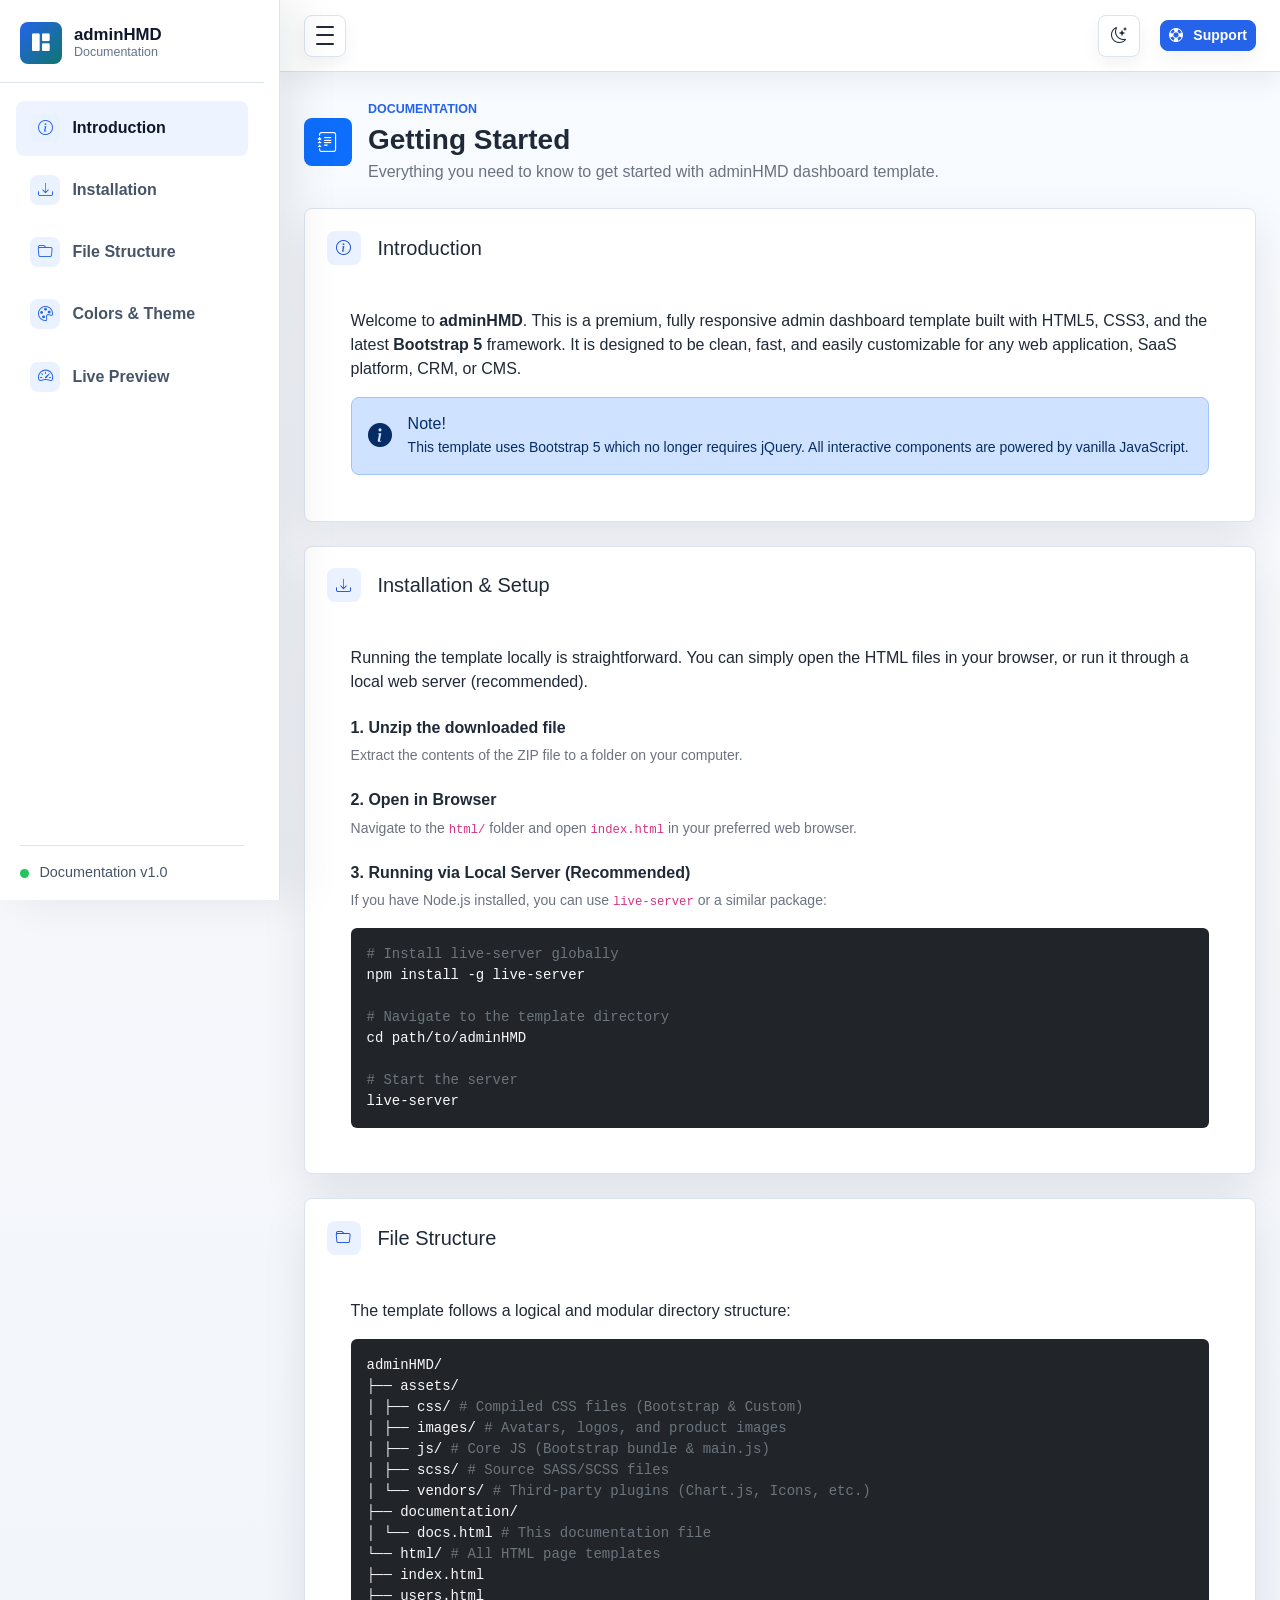
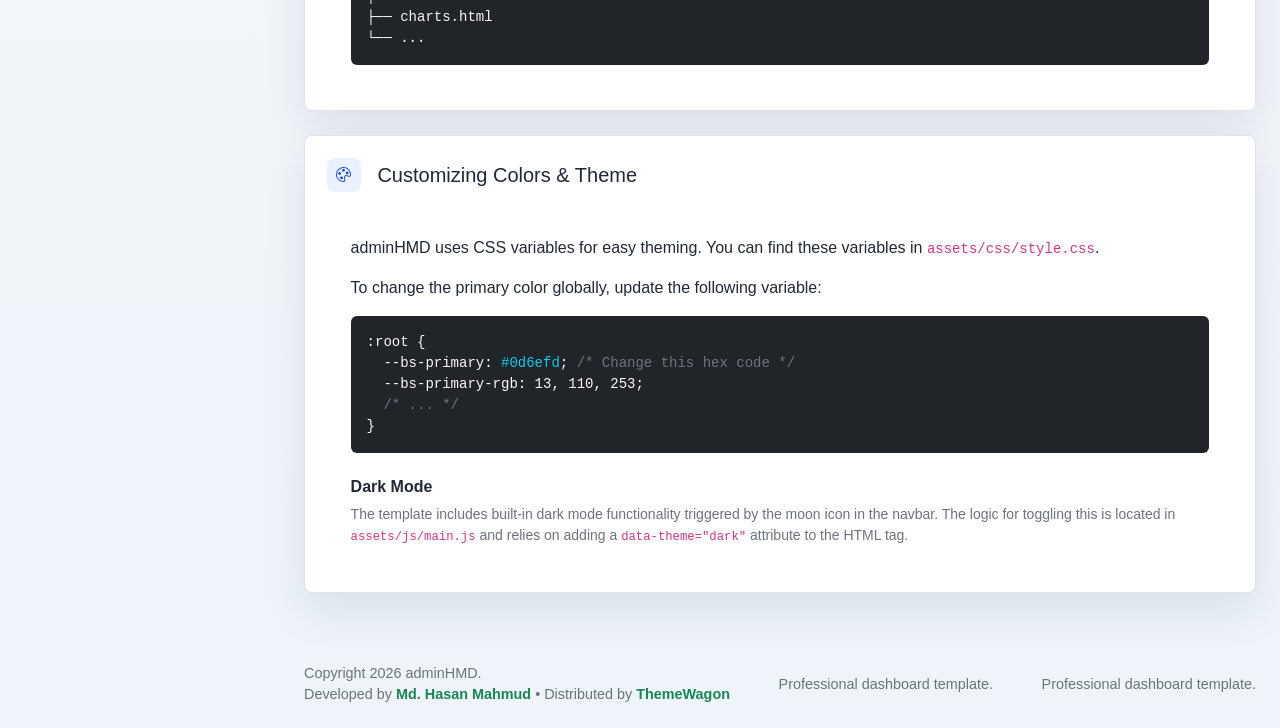
<file: admin/documentation/docs.html>
<!DOCTYPE html>
<html lang="en">
<head>
  <meta charset="UTF-8">
  <meta name="viewport" content="width=device-width, initial-scale=1.0">
  <meta name="description" content="adminHMD professional admin dashboard template documentation">
  <title>Documentation | adminHMD</title>

  <link rel="stylesheet" href="../assets/css/bootstrap.min.css">
  <link rel="stylesheet" href="../assets/vendors/bootstrap-icons/bootstrap-icons.css">
  <link rel="stylesheet" href="../assets/css/style.css">
</head>

<body>
  <div class="admin-shell">
    <div class="sidebar-backdrop" data-sidebar-close></div>

    <aside class="admin-sidebar" id="adminSidebar" aria-label="Main navigation">
      <div class="sidebar-header">
        <a class="brand-mark" href="../html/index.html" aria-label="adminHMD dashboard">
          <span class="brand-icon"><i class="bi bi-grid-1x2-fill" aria-hidden="true"></i></span>
          <span class="brand-copy">
            <span class="brand-title">adminHMD</span>
            <span class="brand-subtitle">Documentation</span>
          </span>
        </a>
      </div>

      <nav class="sidebar-nav">
        <a class="nav-link active" href="#introduction">
          <span class="nav-icon"><i class="bi bi-info-circle" aria-hidden="true"></i></span>
          <span class="nav-text">Introduction</span>
        </a>
        <a class="nav-link" href="#installation">
          <span class="nav-icon"><i class="bi bi-download" aria-hidden="true"></i></span>
          <span class="nav-text">Installation</span>
        </a>
        <a class="nav-link" href="#file-structure">
          <span class="nav-icon"><i class="bi bi-folder" aria-hidden="true"></i></span>
          <span class="nav-text">File Structure</span>
        </a>

        <a class="nav-link" href="#colors">
          <span class="nav-icon"><i class="bi bi-palette" aria-hidden="true"></i></span>
          <span class="nav-text">Colors & Theme</span>
        </a>
        
        <a class="nav-link" href="../html/index.html">
          <span class="nav-icon"><i class="bi bi-speedometer2" aria-hidden="true"></i></span>
          <span class="nav-text">Live Preview</span>
        </a>
      </nav>

      <div class="sidebar-footer">
        <span class="status-dot"></span>
        <span class="sidebar-footer-text">Documentation v1.0</span>
      </div>
    </aside>

    <div class="admin-main">
      <nav class="navbar admin-navbar navbar-expand bg-white border-bottom">
        <div class="container-fluid px-3 px-lg-4">
          <button class="sidebar-toggle" type="button" data-sidebar-toggle aria-controls="adminSidebar" aria-expanded="true" aria-label="Toggle sidebar">
            <span></span>
            <span></span>
            <span></span>
          </button>

          <div class="navbar-actions ms-auto">
            <button class="icon-button theme-toggle" type="button" data-theme-toggle aria-label="Switch color theme" title="Switch color theme">
              <i class="bi bi-moon-stars" data-theme-icon aria-hidden="true"></i>
            </button>
            <a class="btn btn-primary btn-sm ms-2" href="#!"><i class="bi bi-life-preserver me-1"></i> Support</a>
          </div>
        </div>
      </nav>

      <main class="dashboard-content">
        <div class="container-fluid px-3 px-lg-4 py-4">
          
          <div class="page-heading mb-4">
            <div class="page-heading-copy">
              <span class="page-icon bg-primary text-white"><i class="bi bi-journal-text" aria-hidden="true"></i></span>
              <div>
                <p class="eyebrow mb-1">Documentation</p>
                <h1 class="h3 mb-1">Getting Started</h1>
                <p class="text-muted mb-0">Everything you need to know to get started with adminHMD dashboard template.</p>
              </div>
            </div>
          </div>

          <!-- Section: Introduction -->
          <div class="panel mb-4" id="introduction">
            <div class="panel-header">
              <h2 class="h5 mb-0 section-title"><i class="bi bi-info-circle me-2"></i><span>Introduction</span></h2>
            </div>
            <div class="p-3 p-lg-4">
              <p>Welcome to <strong>adminHMD</strong>. This is a premium, fully responsive admin dashboard template built with HTML5, CSS3, and the latest <strong>Bootstrap 5</strong> framework. It is designed to be clean, fast, and easily customizable for any web application, SaaS platform, CRM, or CMS.</p>
              
              <div class="alert alert-primary d-flex align-items-center mb-0 mt-3" role="alert">
                <i class="bi bi-info-circle-fill fs-4 me-3"></i>
                <div>
                  <h4 class="alert-heading h6 mb-1">Note!</h4>
                  <p class="mb-0 small">This template uses Bootstrap 5 which no longer requires jQuery. All interactive components are powered by vanilla JavaScript.</p>
                </div>
              </div>
            </div>
          </div>

          <!-- Section: Installation -->
          <div class="panel mb-4" id="installation">
            <div class="panel-header">
              <h2 class="h5 mb-0 section-title"><i class="bi bi-download me-2"></i><span>Installation & Setup</span></h2>
            </div>
            <div class="p-3 p-lg-4">
              <p>Running the template locally is straightforward. You can simply open the HTML files in your browser, or run it through a local web server (recommended).</p>
              
              <h4 class="h6 mt-4 fw-bold">1. Unzip the downloaded file</h4>
              <p class="text-muted small">Extract the contents of the ZIP file to a folder on your computer.</p>
              
              <h4 class="h6 mt-4 fw-bold">2. Open in Browser</h4>
              <p class="text-muted small">Navigate to the <code>html/</code> folder and open <code>index.html</code> in your preferred web browser.</p>

              <h4 class="h6 mt-4 fw-bold">3. Running via Local Server (Recommended)</h4>
              <p class="text-muted small">If you have Node.js installed, you can use <code>live-server</code> or a similar package:</p>
              <div class="bg-dark text-light p-3 rounded mt-2 overflow-auto" style="font-family: monospace; font-size: 0.875rem;">
<span class="text-secondary"># Install live-server globally</span><br>
npm install -g live-server<br><br>
<span class="text-secondary"># Navigate to the template directory</span><br>
cd path/to/adminHMD<br><br>
<span class="text-secondary"># Start the server</span><br>
live-server
              </div>
            </div>
          </div>

          <!-- Section: File Structure -->
          <div class="panel mb-4" id="file-structure">
            <div class="panel-header">
              <h2 class="h5 mb-0 section-title"><i class="bi bi-folder me-2"></i><span>File Structure</span></h2>
            </div>
            <div class="p-3 p-lg-4">
              <p>The template follows a logical and modular directory structure:</p>
              <div class="bg-dark text-light p-3 rounded mt-2 overflow-auto" style="font-family: monospace; font-size: 0.875rem;">
adminHMD/<br>
├── assets/<br>
│   ├── css/           <span class="text-secondary"># Compiled CSS files (Bootstrap & Custom)</span><br>
│   ├── images/        <span class="text-secondary"># Avatars, logos, and product images</span><br>
│   ├── js/            <span class="text-secondary"># Core JS (Bootstrap bundle & main.js)</span><br>
│   ├── scss/          <span class="text-secondary"># Source SASS/SCSS files</span><br>
│   └── vendors/       <span class="text-secondary"># Third-party plugins (Chart.js, Icons, etc.)</span><br>
├── documentation/     <br>
│   └── docs.html      <span class="text-secondary"># This documentation file</span><br>
└── html/              <span class="text-secondary"># All HTML page templates</span><br>
    ├── index.html<br>
    ├── users.html<br>
    ├── charts.html<br>
    └── ...
              </div>
            </div>
          </div>

          <!-- Section: Customization -->
          <div class="panel mb-4" id="colors">
            <div class="panel-header">
              <h2 class="h5 mb-0 section-title"><i class="bi bi-palette me-2"></i><span>Customizing Colors & Theme</span></h2>
            </div>
            <div class="p-3 p-lg-4">
              <p>adminHMD uses CSS variables for easy theming. You can find these variables in <code>assets/css/style.css</code>.</p>
              
              <p>To change the primary color globally, update the following variable:</p>
              
              <div class="bg-dark text-light p-3 rounded mt-2 overflow-auto mb-4" style="font-family: monospace; font-size: 0.875rem;">
:root {<br>
&nbsp;&nbsp;--bs-primary: <span class="text-info">#0d6efd</span>; <span class="text-secondary">/* Change this hex code */</span><br>
&nbsp;&nbsp;--bs-primary-rgb: 13, 110, 253;<br>
&nbsp;&nbsp;<span class="text-secondary">/* ... */</span><br>
}
              </div>
              
              <h4 class="h6 mt-4 fw-bold">Dark Mode</h4>
              <p class="text-muted small mb-0">The template includes built-in dark mode functionality triggered by the moon icon in the navbar. The logic for toggling this is located in <code>assets/js/main.js</code> and relies on adding a <code>data-theme="dark"</code> attribute to the HTML tag.</p>
            </div>
          </div>

        </div>
      </main>

      <footer class="admin-footer">
        <div class="container-fluid px-3 px-lg-4">
          <span>Copyright 2026 adminHMD. <br> Developed by <a target="_blank" class="fw-bold text-success" href="https://github.com/HasanMahmudDev">Md. Hasan Mahmud</a> • Distributed by <a target="_blank" class="fw-bold text-success" href="https://themewagon.com">ThemeWagon</a> </span>
          <span>Professional dashboard template.</span>
          <span>Professional dashboard template.</span>
        </div>
      </footer>
    </div>
  </div>

  <script src="../assets/js/bootstrap.bundle.min.js"></script>
  <script src="../assets/js/main.js"></script>
  <script>
    // Simple script to handle active state on docs sidebar based on scroll/click
    document.addEventListener('DOMContentLoaded', () => {
      const navLinks = document.querySelectorAll('.sidebar-nav .nav-link[href^="#"]');
      navLinks.forEach(link => {
        link.addEventListener('click', function() {
          navLinks.forEach(l => l.classList.remove('active'));
          this.classList.add('active');
        });
      });
    });
  </script>
</body>
</html>
</file>
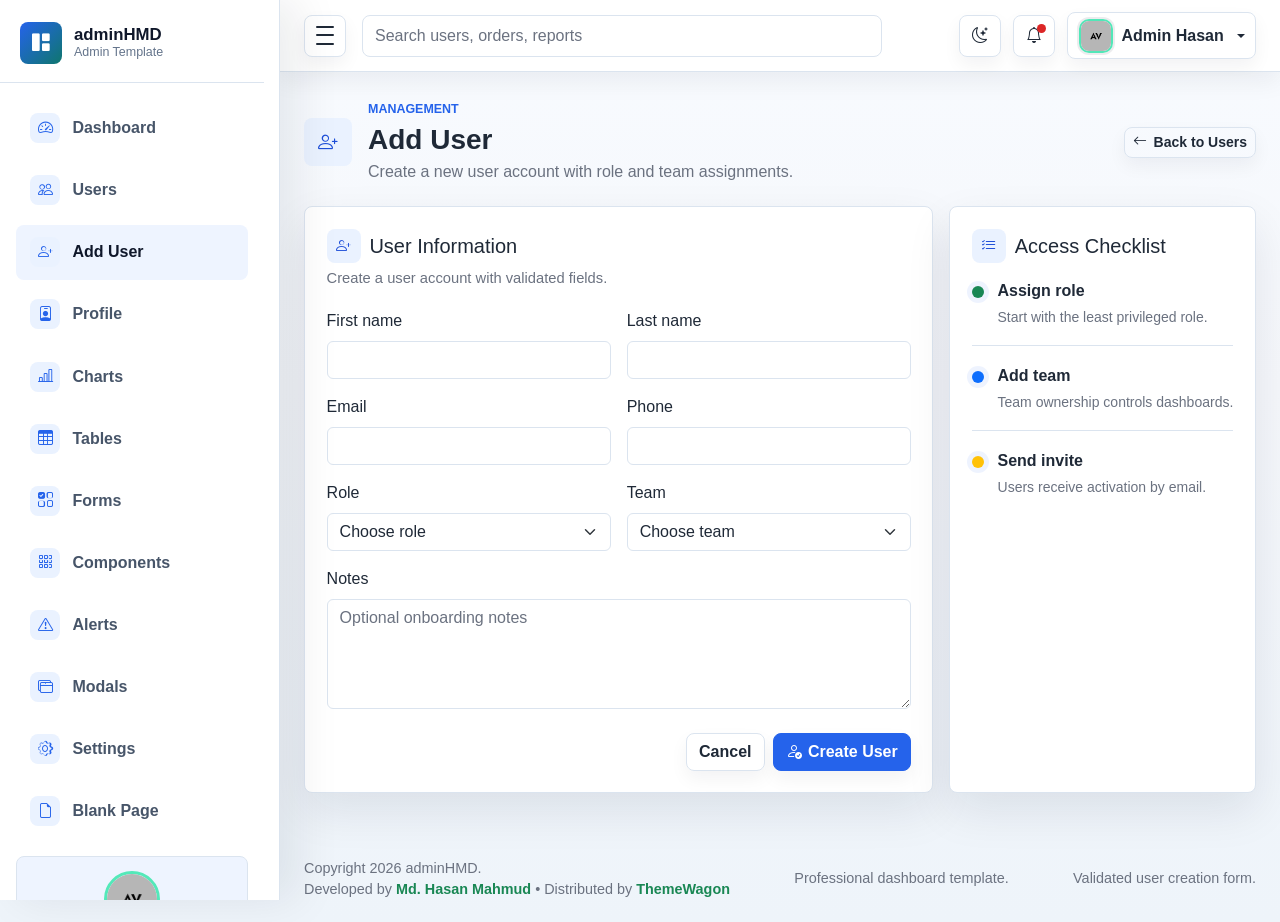
<file: admin/html/add-user.html>
<!DOCTYPE html>
<html lang="en">
<head>
  <meta charset="UTF-8">
  <meta name="viewport" content="width=device-width, initial-scale=1.0">
  <meta name="description" content="adminHMD professional admin dashboard template">
  <title>Add User | adminHMD</title>

  <link rel="stylesheet" href="../assets/css/bootstrap.min.css">
  <link rel="stylesheet" href="../assets/vendors/bootstrap-icons/bootstrap-icons.css">
  <link rel="stylesheet" href="../assets/css/style.css">
</head>

<body>
  <div class="admin-shell">
    <div class="sidebar-backdrop" data-sidebar-close></div>

    <aside class="admin-sidebar" id="adminSidebar" aria-label="Main navigation">
      <div class="sidebar-header">
        <a class="brand-mark" href="index.html" aria-label="adminHMD dashboard">
          <span class="brand-icon"><i class="bi bi-grid-1x2-fill" aria-hidden="true"></i></span>
          <span class="brand-copy">
            <span class="brand-title">adminHMD</span>
            <span class="brand-subtitle">Admin Template</span>
          </span>
        </a>
      </div>

      <nav class="sidebar-nav">
        <a class="nav-link" href="index.html">
          <span class="nav-icon"><i class="bi bi-speedometer2" aria-hidden="true"></i></span>
          <span class="nav-text">Dashboard</span>
        </a>
        <a class="nav-link" href="users.html">
          <span class="nav-icon"><i class="bi bi-people" aria-hidden="true"></i></span>
          <span class="nav-text">Users</span>
        </a>
        <a class="nav-link active" href="add-user.html" aria-current="page">
          <span class="nav-icon"><i class="bi bi-person-plus" aria-hidden="true"></i></span>
          <span class="nav-text">Add User</span>
        </a>
        <a class="nav-link" href="profile.html">
          <span class="nav-icon"><i class="bi bi-person-badge" aria-hidden="true"></i></span>
          <span class="nav-text">Profile</span>
        </a>
        <a class="nav-link" href="charts.html">
          <span class="nav-icon"><i class="bi bi-bar-chart-line" aria-hidden="true"></i></span>
          <span class="nav-text">Charts</span>
        </a>
        <a class="nav-link" href="tables.html">
          <span class="nav-icon"><i class="bi bi-table" aria-hidden="true"></i></span>
          <span class="nav-text">Tables</span>
        </a>
        <a class="nav-link" href="forms.html">
          <span class="nav-icon"><i class="bi bi-ui-checks-grid" aria-hidden="true"></i></span>
          <span class="nav-text">Forms</span>
        </a>
        <a class="nav-link" href="components.html">
          <span class="nav-icon"><i class="bi bi-grid-3x3-gap" aria-hidden="true"></i></span>
          <span class="nav-text">Components</span>
        </a>
        <a class="nav-link" href="alerts.html">
          <span class="nav-icon"><i class="bi bi-exclamation-triangle" aria-hidden="true"></i></span>
          <span class="nav-text">Alerts</span>
        </a>
        <a class="nav-link" href="modals.html">
          <span class="nav-icon"><i class="bi bi-window-stack" aria-hidden="true"></i></span>
          <span class="nav-text">Modals</span>
        </a>
        <a class="nav-link" href="settings.html">
          <span class="nav-icon"><i class="bi bi-gear" aria-hidden="true"></i></span>
          <span class="nav-text">Settings</span>
        </a>
        <a class="nav-link" href="blank.html">
          <span class="nav-icon"><i class="bi bi-file-earmark" aria-hidden="true"></i></span>
          <span class="nav-text">Blank Page</span>
        </a>
      </nav>

      <div class="sidebar-user">
        <img class="avatar-img avatar-md sidebar-user-avatar" src="../assets/images/avatar/avatar.jpg" alt="Admin Hasan">
        <strong>Admin Hasan</strong>
        <small>Active Workspace</small>
      </div>

      <div class="sidebar-footer">
        <span class="status-dot"></span>
        <span class="sidebar-footer-text">System running smoothly</span>
      </div>
    </aside>

    <div class="admin-main">
      <nav class="navbar admin-navbar navbar-expand bg-white">
        <div class="container-fluid px-3 px-lg-4">
          <button class="sidebar-toggle" type="button" data-sidebar-toggle aria-controls="adminSidebar" aria-expanded="true" aria-label="Toggle sidebar">
            <span></span>
            <span></span>
            <span></span>
          </button>

          <form class="d-none d-md-flex ms-3 flex-grow-1" role="search">
            <input class="form-control search-input" type="search" placeholder="Search users, orders, reports" aria-label="Search">
          </form>

          <div class="navbar-actions ms-auto">
            <button class="icon-button theme-toggle" type="button" data-theme-toggle aria-label="Switch color theme" title="Switch color theme">
              <i class="bi bi-moon-stars" data-theme-icon aria-hidden="true"></i>
            </button>
            <div class="dropdown">
              <button class="icon-button" type="button" data-bs-toggle="dropdown" aria-expanded="false" aria-label="Notifications">
                <span class="notification-dot"></span>
                <i class="bi bi-bell" aria-hidden="true"></i>
              </button>
              <div class="dropdown-menu dropdown-menu-end notification-menu">
                <div class="dropdown-header fw-bold text-body">Notifications</div>
                <a class="dropdown-item" href="users.html">
                  <span class="notification-title">New user registered</span>
                  <span class="notification-time">4 minutes ago</span>
                </a>
                <a class="dropdown-item" href="charts.html">
                  <span class="notification-title">Revenue target reached</span>
                  <span class="notification-time">32 minutes ago</span>
                </a>
                <a class="dropdown-item" href="settings.html">
                  <span class="notification-title">Security review completed</span>
                  <span class="notification-time">1 hour ago</span>
                </a>
              </div>
            </div>

            <div class="dropdown">
              <button class="profile-button dropdown-toggle" type="button" data-bs-toggle="dropdown" aria-expanded="false">
                <img class="avatar-img avatar-sm" src="../assets/images/avatar/avatar.jpg" alt="Admin Hasan">
                <span class="profile-name d-none d-sm-inline">Admin Hasan</span>
              </button>
              <ul class="dropdown-menu dropdown-menu-end">
                <li><a class="dropdown-item" href="profile.html">Profile</a></li>
                <li><a class="dropdown-item" href="settings.html">Account settings</a></li>
                <li><hr class="dropdown-divider"></li>
                <li><a class="dropdown-item" href="login.html">Sign out</a></li>
              </ul>
            </div>
          </div>
        </div>
      </nav>

      <main class="dashboard-content">
        <div class="container-fluid px-3 px-lg-4 py-4">
          <div class="page-heading">
            <div class="page-heading-copy">
              <span class="page-icon"><i class="bi bi-person-plus" aria-hidden="true"></i></span>
              <div>
                <p class="eyebrow mb-1">Management</p>
                <h1 class="h3 mb-1">Add User</h1>
                <p class="text-muted mb-0">Create a new user account with role and team assignments.</p>
              </div>
            </div>
            <div class="heading-actions"><a class="btn btn-outline-secondary btn-sm" href="users.html"><i class="bi bi-arrow-left" aria-hidden="true"></i> Back to Users</a></div>
          </div>

          <section class="row g-3">
            <div class="col-12 col-xl-8">
              <form class="panel needs-validation" novalidate>
                <div class="panel-header"><div><h2 class="h5 mb-1 section-title"><i class="bi bi-person-plus" aria-hidden="true"></i><span>User Information</span></h2><p class="text-muted mb-0">Create a user account with validated fields.</p></div></div>
                <div class="row g-3">
                  <div class="col-md-6"><label class="form-label" for="firstName">First name</label><input class="form-control" id="firstName" type="text" required><div class="invalid-feedback">First name is required.</div></div>
                  <div class="col-md-6"><label class="form-label" for="lastName">Last name</label><input class="form-control" id="lastName" type="text" required><div class="invalid-feedback">Last name is required.</div></div>
                  <div class="col-md-6"><label class="form-label" for="email">Email</label><input class="form-control" id="email" type="email" required><div class="invalid-feedback">Enter a valid email.</div></div>
                  <div class="col-md-6"><label class="form-label" for="phone">Phone</label><input class="form-control" id="phone" type="tel" required><div class="invalid-feedback">Phone number is required.</div></div>
                  <div class="col-md-6"><label class="form-label" for="role">Role</label><select class="form-select" id="role" required><option value="">Choose role</option><option>Admin</option><option>Manager</option><option>Editor</option><option>Viewer</option></select><div class="invalid-feedback">Choose a role.</div></div>
                  <div class="col-md-6"><label class="form-label" for="team">Team</label><select class="form-select" id="team" required><option value="">Choose team</option><option>Operations</option><option>Sales</option><option>Content</option><option>Finance</option></select><div class="invalid-feedback">Choose a team.</div></div>
                  <div class="col-12"><label class="form-label" for="notes">Notes</label><textarea class="form-control" id="notes" rows="4" placeholder="Optional onboarding notes"></textarea></div>
                </div>
                <div class="d-flex flex-wrap justify-content-end gap-2 mt-4"><a class="btn btn-outline-secondary" href="users.html">Cancel</a><button class="btn btn-primary" type="submit"><i class="bi bi-person-check" aria-hidden="true"></i> Create User</button></div>
              </form>
            </div>
            <div class="col-12 col-xl-4">
              <div class="panel h-100">
                <h2 class="h5 mb-3 section-title"><i class="bi bi-list-check" aria-hidden="true"></i><span>Access Checklist</span></h2>
                <div class="activity-list">
                  <div class="activity-item"><span class="activity-dot bg-success"></span><div><p class="mb-1 fw-semibold">Assign role</p><p class="text-muted small mb-0">Start with the least privileged role.</p></div></div>
                  <div class="activity-item"><span class="activity-dot bg-primary"></span><div><p class="mb-1 fw-semibold">Add team</p><p class="text-muted small mb-0">Team ownership controls dashboards.</p></div></div>
                  <div class="activity-item"><span class="activity-dot bg-warning"></span><div><p class="mb-1 fw-semibold">Send invite</p><p class="text-muted small mb-0">Users receive activation by email.</p></div></div>
                </div>
              </div>
            </div>
          </section>
        </div>
      </main>

      <footer class="admin-footer">
        <div class="container-fluid px-3 px-lg-4">
          <span>Copyright 2026 adminHMD. <br> Developed by <a target="_blank" class="fw-bold text-success" href="https://github.com/HasanMahmudDev">Md. Hasan Mahmud</a> • Distributed by <a target="_blank" class="fw-bold text-success" href="https://themewagon.com">ThemeWagon</a> </span>
          <span>Professional dashboard template.</span>
          <span>Validated user creation form.</span>
        </div>
      </footer>
    </div>
  </div>

  <script src="../assets/js/bootstrap.bundle.min.js"></script>
  <script src="../assets/js/main.js"></script>
</body>
</html>
</file>
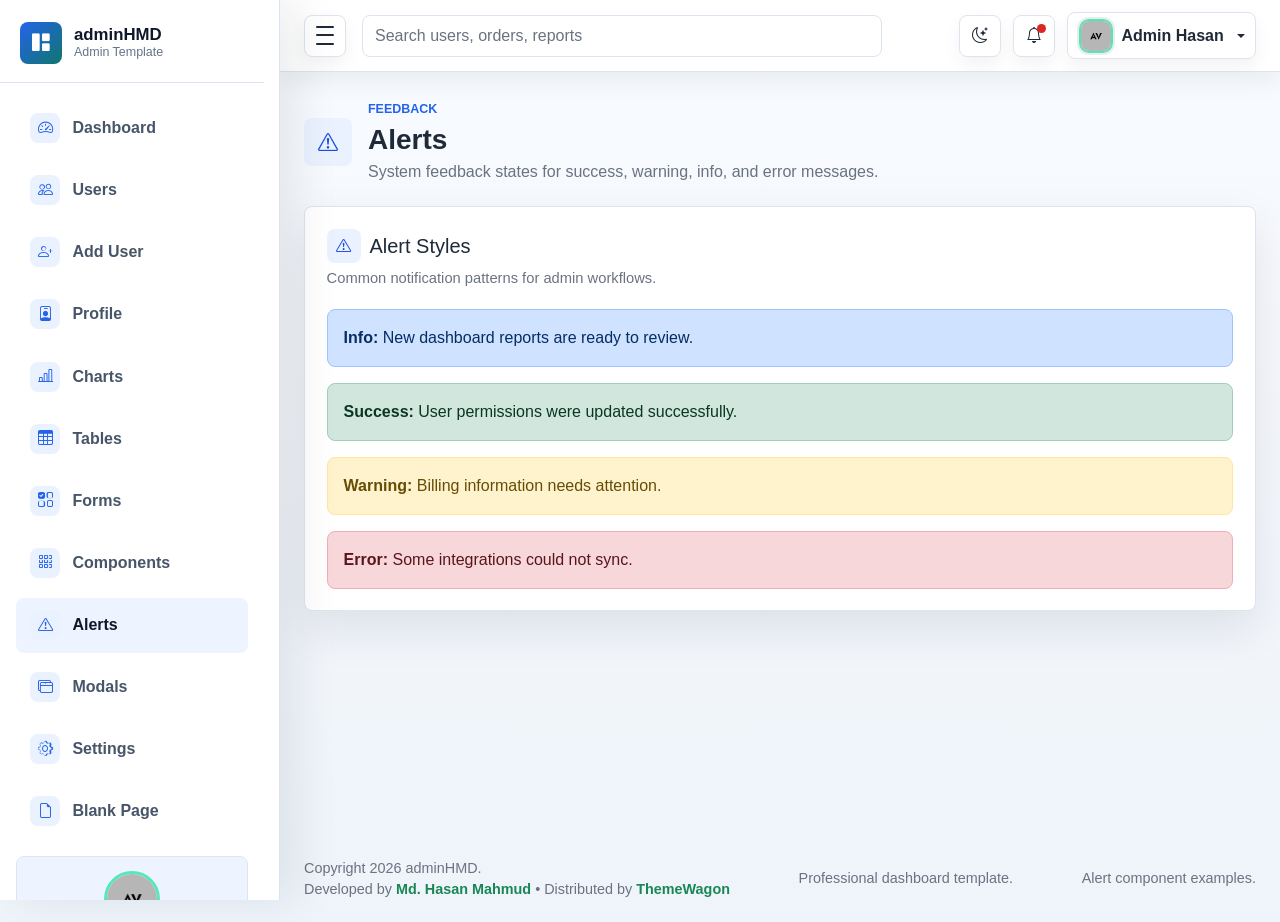
<file: admin/html/alerts.html>
<!DOCTYPE html>
<html lang="en">
<head>
  <meta charset="UTF-8">
  <meta name="viewport" content="width=device-width, initial-scale=1.0">
  <meta name="description" content="adminHMD professional admin dashboard template">
  <title>Alerts | adminHMD</title>

  <link rel="stylesheet" href="../assets/css/bootstrap.min.css">
  <link rel="stylesheet" href="../assets/vendors/bootstrap-icons/bootstrap-icons.css">
  <link rel="stylesheet" href="../assets/css/style.css">
</head>

<body>
  <div class="admin-shell">
    <div class="sidebar-backdrop" data-sidebar-close></div>

    <aside class="admin-sidebar" id="adminSidebar" aria-label="Main navigation">
      <div class="sidebar-header">
        <a class="brand-mark" href="index.html" aria-label="adminHMD dashboard">
          <span class="brand-icon"><i class="bi bi-grid-1x2-fill" aria-hidden="true"></i></span>
          <span class="brand-copy">
            <span class="brand-title">adminHMD</span>
            <span class="brand-subtitle">Admin Template</span>
          </span>
        </a>
      </div>

      <nav class="sidebar-nav">
        <a class="nav-link" href="index.html">
          <span class="nav-icon"><i class="bi bi-speedometer2" aria-hidden="true"></i></span>
          <span class="nav-text">Dashboard</span>
        </a>
        <a class="nav-link" href="users.html">
          <span class="nav-icon"><i class="bi bi-people" aria-hidden="true"></i></span>
          <span class="nav-text">Users</span>
        </a>
        <a class="nav-link" href="add-user.html">
          <span class="nav-icon"><i class="bi bi-person-plus" aria-hidden="true"></i></span>
          <span class="nav-text">Add User</span>
        </a>
        <a class="nav-link" href="profile.html">
          <span class="nav-icon"><i class="bi bi-person-badge" aria-hidden="true"></i></span>
          <span class="nav-text">Profile</span>
        </a>
        <a class="nav-link" href="charts.html">
          <span class="nav-icon"><i class="bi bi-bar-chart-line" aria-hidden="true"></i></span>
          <span class="nav-text">Charts</span>
        </a>
        <a class="nav-link" href="tables.html">
          <span class="nav-icon"><i class="bi bi-table" aria-hidden="true"></i></span>
          <span class="nav-text">Tables</span>
        </a>
        <a class="nav-link" href="forms.html">
          <span class="nav-icon"><i class="bi bi-ui-checks-grid" aria-hidden="true"></i></span>
          <span class="nav-text">Forms</span>
        </a>
        <a class="nav-link" href="components.html">
          <span class="nav-icon"><i class="bi bi-grid-3x3-gap" aria-hidden="true"></i></span>
          <span class="nav-text">Components</span>
        </a>
        <a class="nav-link active" href="alerts.html" aria-current="page">
          <span class="nav-icon"><i class="bi bi-exclamation-triangle" aria-hidden="true"></i></span>
          <span class="nav-text">Alerts</span>
        </a>
        <a class="nav-link" href="modals.html">
          <span class="nav-icon"><i class="bi bi-window-stack" aria-hidden="true"></i></span>
          <span class="nav-text">Modals</span>
        </a>
        <a class="nav-link" href="settings.html">
          <span class="nav-icon"><i class="bi bi-gear" aria-hidden="true"></i></span>
          <span class="nav-text">Settings</span>
        </a>
        <a class="nav-link" href="blank.html">
          <span class="nav-icon"><i class="bi bi-file-earmark" aria-hidden="true"></i></span>
          <span class="nav-text">Blank Page</span>
        </a>
      </nav>

      <div class="sidebar-user">
        <img class="avatar-img avatar-md sidebar-user-avatar" src="../assets/images/avatar/avatar.jpg" alt="Admin Hasan">
        <strong>Admin Hasan</strong>
        <small>Active Workspace</small>
      </div>

      <div class="sidebar-footer">
        <span class="status-dot"></span>
        <span class="sidebar-footer-text">System running smoothly</span>
      </div>
    </aside>

    <div class="admin-main">
      <nav class="navbar admin-navbar navbar-expand bg-white">
        <div class="container-fluid px-3 px-lg-4">
          <button class="sidebar-toggle" type="button" data-sidebar-toggle aria-controls="adminSidebar" aria-expanded="true" aria-label="Toggle sidebar">
            <span></span>
            <span></span>
            <span></span>
          </button>

          <form class="d-none d-md-flex ms-3 flex-grow-1" role="search">
            <input class="form-control search-input" type="search" placeholder="Search users, orders, reports" aria-label="Search">
          </form>

          <div class="navbar-actions ms-auto">
            <button class="icon-button theme-toggle" type="button" data-theme-toggle aria-label="Switch color theme" title="Switch color theme">
              <i class="bi bi-moon-stars" data-theme-icon aria-hidden="true"></i>
            </button>
            <div class="dropdown">
              <button class="icon-button" type="button" data-bs-toggle="dropdown" aria-expanded="false" aria-label="Notifications">
                <span class="notification-dot"></span>
                <i class="bi bi-bell" aria-hidden="true"></i>
              </button>
              <div class="dropdown-menu dropdown-menu-end notification-menu">
                <div class="dropdown-header fw-bold text-body">Notifications</div>
                <a class="dropdown-item" href="users.html">
                  <span class="notification-title">New user registered</span>
                  <span class="notification-time">4 minutes ago</span>
                </a>
                <a class="dropdown-item" href="charts.html">
                  <span class="notification-title">Revenue target reached</span>
                  <span class="notification-time">32 minutes ago</span>
                </a>
                <a class="dropdown-item" href="settings.html">
                  <span class="notification-title">Security review completed</span>
                  <span class="notification-time">1 hour ago</span>
                </a>
              </div>
            </div>

            <div class="dropdown">
              <button class="profile-button dropdown-toggle" type="button" data-bs-toggle="dropdown" aria-expanded="false">
                <img class="avatar-img avatar-sm" src="../assets/images/avatar/avatar.jpg" alt="Admin Hasan">
                <span class="profile-name d-none d-sm-inline">Admin Hasan</span>
              </button>
              <ul class="dropdown-menu dropdown-menu-end">
                <li><a class="dropdown-item" href="profile.html">Profile</a></li>
                <li><a class="dropdown-item" href="settings.html">Account settings</a></li>
                <li><hr class="dropdown-divider"></li>
                <li><a class="dropdown-item" href="login.html">Sign out</a></li>
              </ul>
            </div>
          </div>
        </div>
      </nav>

      <main class="dashboard-content">
        <div class="container-fluid px-3 px-lg-4 py-4">
          <div class="page-heading">
            <div class="page-heading-copy">
              <span class="page-icon"><i class="bi bi-exclamation-triangle" aria-hidden="true"></i></span>
              <div>
                <p class="eyebrow mb-1">Feedback</p>
                <h1 class="h3 mb-1">Alerts</h1>
                <p class="text-muted mb-0">System feedback states for success, warning, info, and error messages.</p>
              </div>
            </div>
            
          </div>

          <section class="panel">
            <div class="panel-header"><div><h2 class="h5 mb-1 section-title"><i class="bi bi-exclamation-triangle" aria-hidden="true"></i><span>Alert Styles</span></h2><p class="text-muted mb-0">Common notification patterns for admin workflows.</p></div></div>
            <div class="alert alert-primary" role="alert"><strong>Info:</strong> New dashboard reports are ready to review.</div>
            <div class="alert alert-success" role="alert"><strong>Success:</strong> User permissions were updated successfully.</div>
            <div class="alert alert-warning" role="alert"><strong>Warning:</strong> Billing information needs attention.</div>
            <div class="alert alert-danger mb-0" role="alert"><strong>Error:</strong> Some integrations could not sync.</div>
          </section>
        </div>
      </main>

      <footer class="admin-footer">
        <div class="container-fluid px-3 px-lg-4">
          <span>Copyright 2026 adminHMD. <br> Developed by <a target="_blank" class="fw-bold text-success" href="https://github.com/HasanMahmudDev">Md. Hasan Mahmud</a> • Distributed by <a target="_blank" class="fw-bold text-success" href="https://themewagon.com">ThemeWagon</a> </span>
          <span>Professional dashboard template.</span>
          <span>Alert component examples.</span>
        </div>
      </footer>
    </div>
  </div>

  <script src="../assets/js/bootstrap.bundle.min.js"></script>
  <script src="../assets/js/main.js"></script>
</body>
</html>
</file>
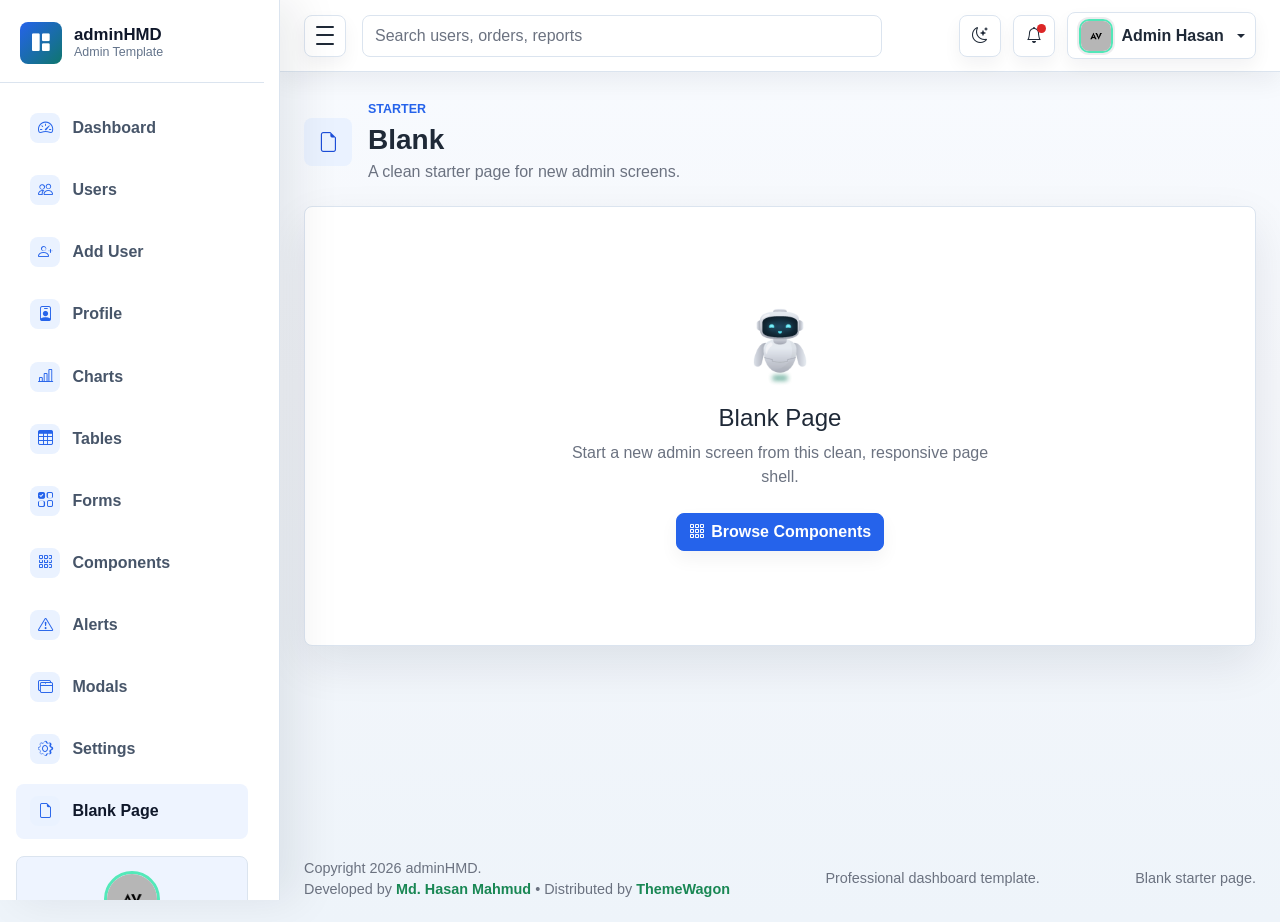
<file: admin/html/blank.html>
<!DOCTYPE html>
<html lang="en">
<head>
  <meta charset="UTF-8">
  <meta name="viewport" content="width=device-width, initial-scale=1.0">
  <meta name="description" content="adminHMD professional admin dashboard template">
  <title>Blank | adminHMD</title>

  <link rel="stylesheet" href="../assets/css/bootstrap.min.css">
  <link rel="stylesheet" href="../assets/vendors/bootstrap-icons/bootstrap-icons.css">
  <link rel="stylesheet" href="../assets/css/style.css">
</head>

<body>
  <div class="admin-shell">
    <div class="sidebar-backdrop" data-sidebar-close></div>

    <aside class="admin-sidebar" id="adminSidebar" aria-label="Main navigation">
      <div class="sidebar-header">
        <a class="brand-mark" href="index.html" aria-label="adminHMD dashboard">
          <span class="brand-icon"><i class="bi bi-grid-1x2-fill" aria-hidden="true"></i></span>
          <span class="brand-copy">
            <span class="brand-title">adminHMD</span>
            <span class="brand-subtitle">Admin Template</span>
          </span>
        </a>
      </div>

      <nav class="sidebar-nav">
        <a class="nav-link" href="index.html">
          <span class="nav-icon"><i class="bi bi-speedometer2" aria-hidden="true"></i></span>
          <span class="nav-text">Dashboard</span>
        </a>
        <a class="nav-link" href="users.html">
          <span class="nav-icon"><i class="bi bi-people" aria-hidden="true"></i></span>
          <span class="nav-text">Users</span>
        </a>
        <a class="nav-link" href="add-user.html">
          <span class="nav-icon"><i class="bi bi-person-plus" aria-hidden="true"></i></span>
          <span class="nav-text">Add User</span>
        </a>
        <a class="nav-link" href="profile.html">
          <span class="nav-icon"><i class="bi bi-person-badge" aria-hidden="true"></i></span>
          <span class="nav-text">Profile</span>
        </a>
        <a class="nav-link" href="charts.html">
          <span class="nav-icon"><i class="bi bi-bar-chart-line" aria-hidden="true"></i></span>
          <span class="nav-text">Charts</span>
        </a>
        <a class="nav-link" href="tables.html">
          <span class="nav-icon"><i class="bi bi-table" aria-hidden="true"></i></span>
          <span class="nav-text">Tables</span>
        </a>
        <a class="nav-link" href="forms.html">
          <span class="nav-icon"><i class="bi bi-ui-checks-grid" aria-hidden="true"></i></span>
          <span class="nav-text">Forms</span>
        </a>
        <a class="nav-link" href="components.html">
          <span class="nav-icon"><i class="bi bi-grid-3x3-gap" aria-hidden="true"></i></span>
          <span class="nav-text">Components</span>
        </a>
        <a class="nav-link" href="alerts.html">
          <span class="nav-icon"><i class="bi bi-exclamation-triangle" aria-hidden="true"></i></span>
          <span class="nav-text">Alerts</span>
        </a>
        <a class="nav-link" href="modals.html">
          <span class="nav-icon"><i class="bi bi-window-stack" aria-hidden="true"></i></span>
          <span class="nav-text">Modals</span>
        </a>
        <a class="nav-link" href="settings.html">
          <span class="nav-icon"><i class="bi bi-gear" aria-hidden="true"></i></span>
          <span class="nav-text">Settings</span>
        </a>
        <a class="nav-link active" href="blank.html" aria-current="page">
          <span class="nav-icon"><i class="bi bi-file-earmark" aria-hidden="true"></i></span>
          <span class="nav-text">Blank Page</span>
        </a>
      </nav>

      <div class="sidebar-user">
        <img class="avatar-img avatar-md sidebar-user-avatar" src="../assets/images/avatar/avatar.jpg" alt="Admin Hasan">
        <strong>Admin Hasan</strong>
        <small>Active Workspace</small>
      </div>

      <div class="sidebar-footer">
        <span class="status-dot"></span>
        <span class="sidebar-footer-text">System running smoothly</span>
      </div>
    </aside>

    <div class="admin-main">
      <nav class="navbar admin-navbar navbar-expand bg-white">
        <div class="container-fluid px-3 px-lg-4">
          <button class="sidebar-toggle" type="button" data-sidebar-toggle aria-controls="adminSidebar" aria-expanded="true" aria-label="Toggle sidebar">
            <span></span>
            <span></span>
            <span></span>
          </button>

          <form class="d-none d-md-flex ms-3 flex-grow-1" role="search">
            <input class="form-control search-input" type="search" placeholder="Search users, orders, reports" aria-label="Search">
          </form>

          <div class="navbar-actions ms-auto">
            <button class="icon-button theme-toggle" type="button" data-theme-toggle aria-label="Switch color theme" title="Switch color theme">
              <i class="bi bi-moon-stars" data-theme-icon aria-hidden="true"></i>
            </button>
            <div class="dropdown">
              <button class="icon-button" type="button" data-bs-toggle="dropdown" aria-expanded="false" aria-label="Notifications">
                <span class="notification-dot"></span>
                <i class="bi bi-bell" aria-hidden="true"></i>
              </button>
              <div class="dropdown-menu dropdown-menu-end notification-menu">
                <div class="dropdown-header fw-bold text-body">Notifications</div>
                <a class="dropdown-item" href="users.html">
                  <span class="notification-title">New user registered</span>
                  <span class="notification-time">4 minutes ago</span>
                </a>
                <a class="dropdown-item" href="charts.html">
                  <span class="notification-title">Revenue target reached</span>
                  <span class="notification-time">32 minutes ago</span>
                </a>
                <a class="dropdown-item" href="settings.html">
                  <span class="notification-title">Security review completed</span>
                  <span class="notification-time">1 hour ago</span>
                </a>
              </div>
            </div>

            <div class="dropdown">
              <button class="profile-button dropdown-toggle" type="button" data-bs-toggle="dropdown" aria-expanded="false">
                <img class="avatar-img avatar-sm" src="../assets/images/avatar/avatar.jpg" alt="Admin Hasan">
                <span class="profile-name d-none d-sm-inline">Admin Hasan</span>
              </button>
              <ul class="dropdown-menu dropdown-menu-end">
                <li><a class="dropdown-item" href="profile.html">Profile</a></li>
                <li><a class="dropdown-item" href="settings.html">Account settings</a></li>
                <li><hr class="dropdown-divider"></li>
                <li><a class="dropdown-item" href="login.html">Sign out</a></li>
              </ul>
            </div>
          </div>
        </div>
      </nav>

      <main class="dashboard-content">
        <div class="container-fluid px-3 px-lg-4 py-4">
          <div class="page-heading">
            <div class="page-heading-copy">
              <span class="page-icon"><i class="bi bi-file-earmark" aria-hidden="true"></i></span>
              <div>
                <p class="eyebrow mb-1">Starter</p>
                <h1 class="h3 mb-1">Blank</h1>
                <p class="text-muted mb-0">A clean starter page for new admin screens.</p>
              </div>
            </div>
            
          </div>

          <section class="panel blank-panel">
            <div class="blank-state">
              <img class="blank-visual" src="../assets/images/png/dasher-ai.png" alt="adminHMD assistant visual">
              <h2 class="h4 mb-2">Blank Page</h2>
              <p class="text-muted mb-4">Start a new admin screen from this clean, responsive page shell.</p>
              <a class="btn btn-primary" href="components.html"><i class="bi bi-grid-3x3-gap" aria-hidden="true"></i> Browse Components</a>
            </div>
          </section>
        </div>
      </main>

      <footer class="admin-footer">
        <div class="container-fluid px-3 px-lg-4">
          <span>Copyright 2026 adminHMD. <br> Developed by <a target="_blank" class="fw-bold text-success" href="https://github.com/HasanMahmudDev">Md. Hasan Mahmud</a> • Distributed by <a target="_blank" class="fw-bold text-success" href="https://themewagon.com">ThemeWagon</a> </span>
          <span>Professional dashboard template.</span>
          <span>Blank starter page.</span>
        </div>
      </footer>
    </div>
  </div>

  <script src="../assets/js/bootstrap.bundle.min.js"></script>
  <script src="../assets/js/main.js"></script>
</body>
</html>
</file>
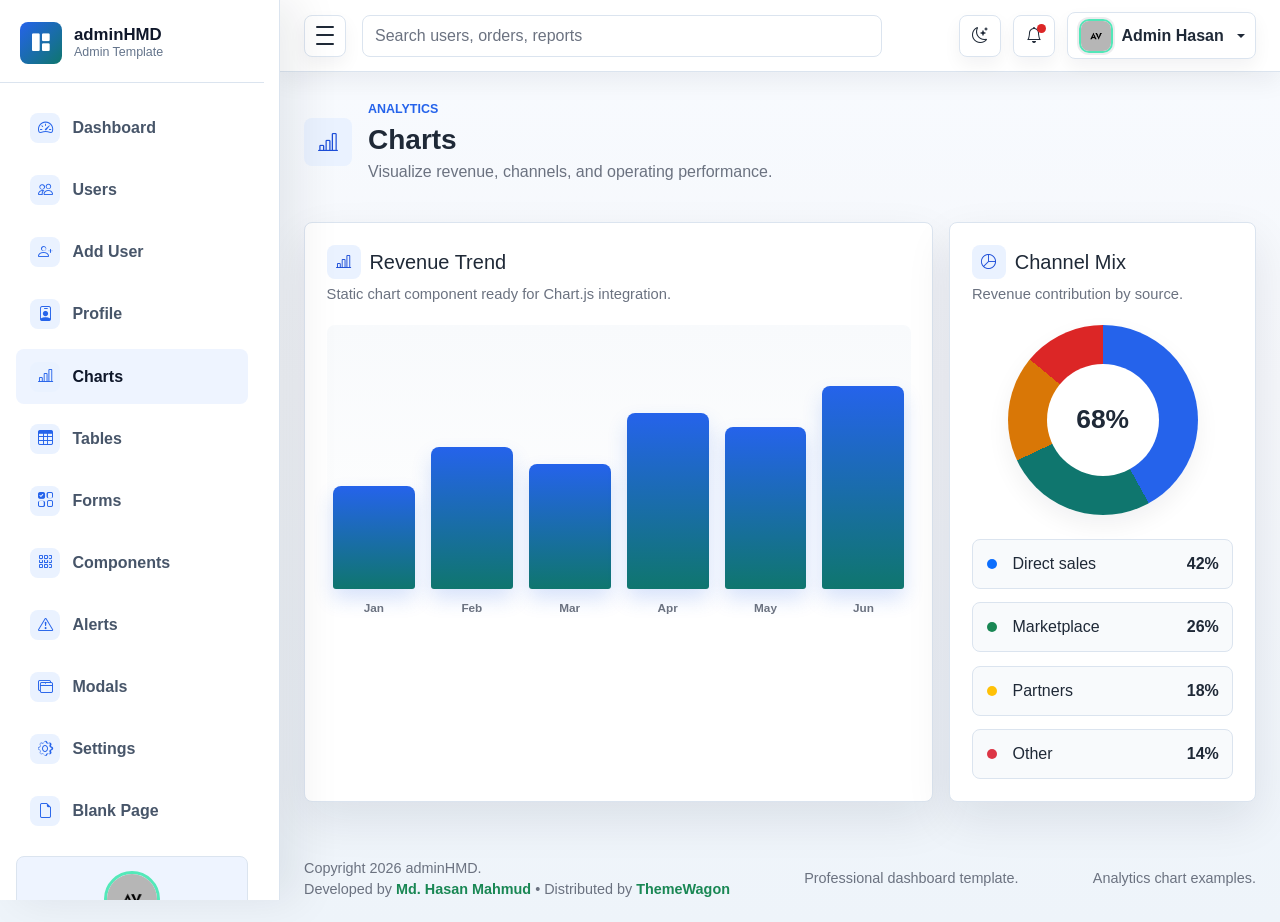
<file: admin/html/charts.html>
<!DOCTYPE html>
<html lang="en">
<head>
  <meta charset="UTF-8">
  <meta name="viewport" content="width=device-width, initial-scale=1.0">
  <meta name="description" content="adminHMD professional admin dashboard template">
  <title>Charts | adminHMD</title>

  <link rel="stylesheet" href="../assets/css/bootstrap.min.css">
  <link rel="stylesheet" href="../assets/vendors/bootstrap-icons/bootstrap-icons.css">
  <link rel="stylesheet" href="../assets/css/style.css">
</head>

<body>
  <div class="admin-shell">
    <div class="sidebar-backdrop" data-sidebar-close></div>

    <aside class="admin-sidebar" id="adminSidebar" aria-label="Main navigation">
      <div class="sidebar-header">
        <a class="brand-mark" href="index.html" aria-label="adminHMD dashboard">
          <span class="brand-icon"><i class="bi bi-grid-1x2-fill" aria-hidden="true"></i></span>
          <span class="brand-copy">
            <span class="brand-title">adminHMD</span>
            <span class="brand-subtitle">Admin Template</span>
          </span>
        </a>
      </div>

      <nav class="sidebar-nav">
        <a class="nav-link" href="index.html">
          <span class="nav-icon"><i class="bi bi-speedometer2" aria-hidden="true"></i></span>
          <span class="nav-text">Dashboard</span>
        </a>
        <a class="nav-link" href="users.html">
          <span class="nav-icon"><i class="bi bi-people" aria-hidden="true"></i></span>
          <span class="nav-text">Users</span>
        </a>
        <a class="nav-link" href="add-user.html">
          <span class="nav-icon"><i class="bi bi-person-plus" aria-hidden="true"></i></span>
          <span class="nav-text">Add User</span>
        </a>
        <a class="nav-link" href="profile.html">
          <span class="nav-icon"><i class="bi bi-person-badge" aria-hidden="true"></i></span>
          <span class="nav-text">Profile</span>
        </a>
        <a class="nav-link active" href="charts.html" aria-current="page">
          <span class="nav-icon"><i class="bi bi-bar-chart-line" aria-hidden="true"></i></span>
          <span class="nav-text">Charts</span>
        </a>
        <a class="nav-link" href="tables.html">
          <span class="nav-icon"><i class="bi bi-table" aria-hidden="true"></i></span>
          <span class="nav-text">Tables</span>
        </a>
        <a class="nav-link" href="forms.html">
          <span class="nav-icon"><i class="bi bi-ui-checks-grid" aria-hidden="true"></i></span>
          <span class="nav-text">Forms</span>
        </a>
        <a class="nav-link" href="components.html">
          <span class="nav-icon"><i class="bi bi-grid-3x3-gap" aria-hidden="true"></i></span>
          <span class="nav-text">Components</span>
        </a>
        <a class="nav-link" href="alerts.html">
          <span class="nav-icon"><i class="bi bi-exclamation-triangle" aria-hidden="true"></i></span>
          <span class="nav-text">Alerts</span>
        </a>
        <a class="nav-link" href="modals.html">
          <span class="nav-icon"><i class="bi bi-window-stack" aria-hidden="true"></i></span>
          <span class="nav-text">Modals</span>
        </a>
        <a class="nav-link" href="settings.html">
          <span class="nav-icon"><i class="bi bi-gear" aria-hidden="true"></i></span>
          <span class="nav-text">Settings</span>
        </a>
        <a class="nav-link" href="blank.html">
          <span class="nav-icon"><i class="bi bi-file-earmark" aria-hidden="true"></i></span>
          <span class="nav-text">Blank Page</span>
        </a>
      </nav>

      <div class="sidebar-user">
        <img class="avatar-img avatar-md sidebar-user-avatar" src="../assets/images/avatar/avatar.jpg" alt="Admin Hasan">
        <strong>Admin Hasan</strong>
        <small>Active Workspace</small>
      </div>

      <div class="sidebar-footer">
        <span class="status-dot"></span>
        <span class="sidebar-footer-text">System running smoothly</span>
      </div>
    </aside>

    <div class="admin-main">
      <nav class="navbar admin-navbar navbar-expand bg-white">
        <div class="container-fluid px-3 px-lg-4">
          <button class="sidebar-toggle" type="button" data-sidebar-toggle aria-controls="adminSidebar" aria-expanded="true" aria-label="Toggle sidebar">
            <span></span>
            <span></span>
            <span></span>
          </button>

          <form class="d-none d-md-flex ms-3 flex-grow-1" role="search">
            <input class="form-control search-input" type="search" placeholder="Search users, orders, reports" aria-label="Search">
          </form>

          <div class="navbar-actions ms-auto">
            <button class="icon-button theme-toggle" type="button" data-theme-toggle aria-label="Switch color theme" title="Switch color theme">
              <i class="bi bi-moon-stars" data-theme-icon aria-hidden="true"></i>
            </button>
            <div class="dropdown">
              <button class="icon-button" type="button" data-bs-toggle="dropdown" aria-expanded="false" aria-label="Notifications">
                <span class="notification-dot"></span>
                <i class="bi bi-bell" aria-hidden="true"></i>
              </button>
              <div class="dropdown-menu dropdown-menu-end notification-menu">
                <div class="dropdown-header fw-bold text-body">Notifications</div>
                <a class="dropdown-item" href="users.html">
                  <span class="notification-title">New user registered</span>
                  <span class="notification-time">4 minutes ago</span>
                </a>
                <a class="dropdown-item" href="charts.html">
                  <span class="notification-title">Revenue target reached</span>
                  <span class="notification-time">32 minutes ago</span>
                </a>
                <a class="dropdown-item" href="settings.html">
                  <span class="notification-title">Security review completed</span>
                  <span class="notification-time">1 hour ago</span>
                </a>
              </div>
            </div>

            <div class="dropdown">
              <button class="profile-button dropdown-toggle" type="button" data-bs-toggle="dropdown" aria-expanded="false">
                <img class="avatar-img avatar-sm" src="../assets/images/avatar/avatar.jpg" alt="Admin Hasan">
                <span class="profile-name d-none d-sm-inline">Admin Hasan</span>
              </button>
              <ul class="dropdown-menu dropdown-menu-end">
                <li><a class="dropdown-item" href="profile.html">Profile</a></li>
                <li><a class="dropdown-item" href="settings.html">Account settings</a></li>
                <li><hr class="dropdown-divider"></li>
                <li><a class="dropdown-item" href="login.html">Sign out</a></li>
              </ul>
            </div>
          </div>
        </div>
      </nav>

      <main class="dashboard-content">
        <div class="container-fluid px-3 px-lg-4 py-4">
          <div class="page-heading">
            <div class="page-heading-copy">
              <span class="page-icon"><i class="bi bi-bar-chart-line" aria-hidden="true"></i></span>
              <div>
                <p class="eyebrow mb-1">Analytics</p>
                <h1 class="h3 mb-1">Charts</h1>
                <p class="text-muted mb-0">Visualize revenue, channels, and operating performance.</p>
              </div>
            </div>
            
          </div>

          <section class="row g-3 mt-1">
            <div class="col-12 col-xl-8">
              <div class="panel h-100">
                <div class="panel-header"><div><h2 class="h5 mb-1 section-title"><i class="bi bi-bar-chart-line" aria-hidden="true"></i><span>Revenue Trend</span></h2><p class="text-muted mb-0">Static chart component ready for Chart.js integration.</p></div></div>
                <div class="chart-bars" aria-label="Revenue chart"><div class="chart-column bar-42"><span></span><small>Jan</small></div><div class="chart-column bar-58"><span></span><small>Feb</small></div><div class="chart-column bar-51"><span></span><small>Mar</small></div><div class="chart-column bar-72"><span></span><small>Apr</small></div><div class="chart-column bar-66"><span></span><small>May</small></div><div class="chart-column bar-83"><span></span><small>Jun</small></div></div>
              </div>
            </div>
            <div class="col-12 col-xl-4">
              <div class="panel h-100">
                <div class="panel-header"><div><h2 class="h5 mb-1 section-title"><i class="bi bi-pie-chart" aria-hidden="true"></i><span>Channel Mix</span></h2><p class="text-muted mb-0">Revenue contribution by source.</p></div></div>
                <div class="donut-chart mx-auto"><span>68%</span></div>
                <div class="legend-list mt-4"><div><span class="legend-dot bg-primary"></span>Direct sales<strong>42%</strong></div><div><span class="legend-dot bg-success"></span>Marketplace<strong>26%</strong></div><div><span class="legend-dot bg-warning"></span>Partners<strong>18%</strong></div><div><span class="legend-dot bg-danger"></span>Other<strong>14%</strong></div></div>
              </div>
            </div>
          </section>
        </div>
      </main>

      <footer class="admin-footer">
        <div class="container-fluid px-3 px-lg-4">
          <span>Copyright 2026 adminHMD. <br> Developed by <a target="_blank" class="fw-bold text-success" href="https://github.com/HasanMahmudDev">Md. Hasan Mahmud</a> • Distributed by <a target="_blank" class="fw-bold text-success" href="https://themewagon.com">ThemeWagon</a> </span>
          <span>Professional dashboard template.</span>
          <span>Analytics chart examples.</span>
        </div>
      </footer>
    </div>
  </div>

  <script src="../assets/js/bootstrap.bundle.min.js"></script>
  <script src="../assets/js/main.js"></script>
</body>
</html>
</file>
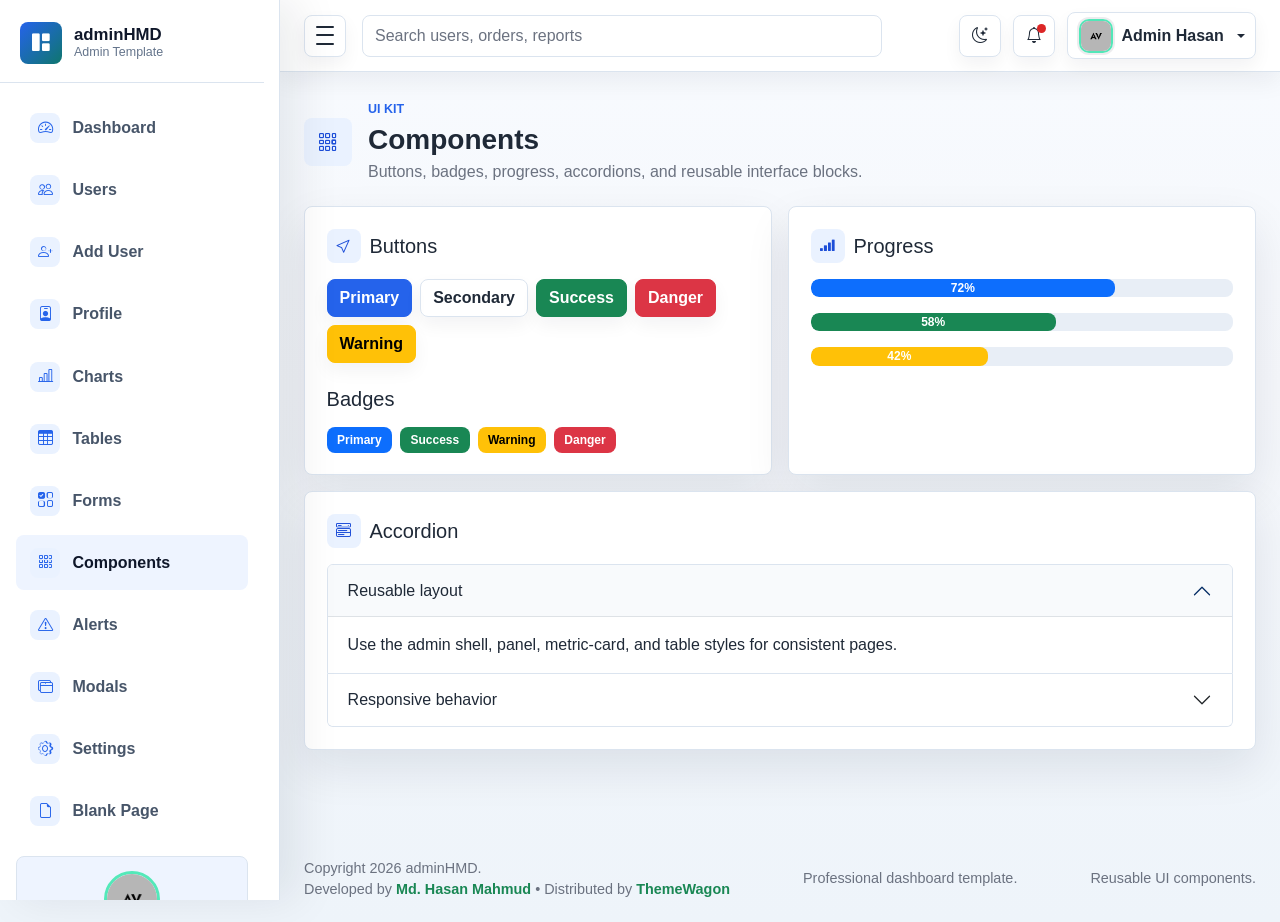
<file: admin/html/components.html>
<!DOCTYPE html>
<html lang="en">
<head>
  <meta charset="UTF-8">
  <meta name="viewport" content="width=device-width, initial-scale=1.0">
  <meta name="description" content="adminHMD professional admin dashboard template">
  <title>Components | adminHMD</title>

  <link rel="stylesheet" href="../assets/css/bootstrap.min.css">
  <link rel="stylesheet" href="../assets/vendors/bootstrap-icons/bootstrap-icons.css">
  <link rel="stylesheet" href="../assets/css/style.css">
</head>

<body>
  <div class="admin-shell">
    <div class="sidebar-backdrop" data-sidebar-close></div>

    <aside class="admin-sidebar" id="adminSidebar" aria-label="Main navigation">
      <div class="sidebar-header">
        <a class="brand-mark" href="index.html" aria-label="adminHMD dashboard">
          <span class="brand-icon"><i class="bi bi-grid-1x2-fill" aria-hidden="true"></i></span>
          <span class="brand-copy">
            <span class="brand-title">adminHMD</span>
            <span class="brand-subtitle">Admin Template</span>
          </span>
        </a>
      </div>

      <nav class="sidebar-nav">
        <a class="nav-link" href="index.html">
          <span class="nav-icon"><i class="bi bi-speedometer2" aria-hidden="true"></i></span>
          <span class="nav-text">Dashboard</span>
        </a>
        <a class="nav-link" href="users.html">
          <span class="nav-icon"><i class="bi bi-people" aria-hidden="true"></i></span>
          <span class="nav-text">Users</span>
        </a>
        <a class="nav-link" href="add-user.html">
          <span class="nav-icon"><i class="bi bi-person-plus" aria-hidden="true"></i></span>
          <span class="nav-text">Add User</span>
        </a>
        <a class="nav-link" href="profile.html">
          <span class="nav-icon"><i class="bi bi-person-badge" aria-hidden="true"></i></span>
          <span class="nav-text">Profile</span>
        </a>
        <a class="nav-link" href="charts.html">
          <span class="nav-icon"><i class="bi bi-bar-chart-line" aria-hidden="true"></i></span>
          <span class="nav-text">Charts</span>
        </a>
        <a class="nav-link" href="tables.html">
          <span class="nav-icon"><i class="bi bi-table" aria-hidden="true"></i></span>
          <span class="nav-text">Tables</span>
        </a>
        <a class="nav-link" href="forms.html">
          <span class="nav-icon"><i class="bi bi-ui-checks-grid" aria-hidden="true"></i></span>
          <span class="nav-text">Forms</span>
        </a>
        <a class="nav-link active" href="components.html" aria-current="page">
          <span class="nav-icon"><i class="bi bi-grid-3x3-gap" aria-hidden="true"></i></span>
          <span class="nav-text">Components</span>
        </a>
        <a class="nav-link" href="alerts.html">
          <span class="nav-icon"><i class="bi bi-exclamation-triangle" aria-hidden="true"></i></span>
          <span class="nav-text">Alerts</span>
        </a>
        <a class="nav-link" href="modals.html">
          <span class="nav-icon"><i class="bi bi-window-stack" aria-hidden="true"></i></span>
          <span class="nav-text">Modals</span>
        </a>
        <a class="nav-link" href="settings.html">
          <span class="nav-icon"><i class="bi bi-gear" aria-hidden="true"></i></span>
          <span class="nav-text">Settings</span>
        </a>
        <a class="nav-link" href="blank.html">
          <span class="nav-icon"><i class="bi bi-file-earmark" aria-hidden="true"></i></span>
          <span class="nav-text">Blank Page</span>
        </a>
      </nav>

      <div class="sidebar-user">
        <img class="avatar-img avatar-md sidebar-user-avatar" src="../assets/images/avatar/avatar.jpg" alt="Admin Hasan">
        <strong>Admin Hasan</strong>
        <small>Active Workspace</small>
      </div>

      <div class="sidebar-footer">
        <span class="status-dot"></span>
        <span class="sidebar-footer-text">System running smoothly</span>
      </div>
    </aside>

    <div class="admin-main">
      <nav class="navbar admin-navbar navbar-expand bg-white">
        <div class="container-fluid px-3 px-lg-4">
          <button class="sidebar-toggle" type="button" data-sidebar-toggle aria-controls="adminSidebar" aria-expanded="true" aria-label="Toggle sidebar">
            <span></span>
            <span></span>
            <span></span>
          </button>

          <form class="d-none d-md-flex ms-3 flex-grow-1" role="search">
            <input class="form-control search-input" type="search" placeholder="Search users, orders, reports" aria-label="Search">
          </form>

          <div class="navbar-actions ms-auto">
            <button class="icon-button theme-toggle" type="button" data-theme-toggle aria-label="Switch color theme" title="Switch color theme">
              <i class="bi bi-moon-stars" data-theme-icon aria-hidden="true"></i>
            </button>
            <div class="dropdown">
              <button class="icon-button" type="button" data-bs-toggle="dropdown" aria-expanded="false" aria-label="Notifications">
                <span class="notification-dot"></span>
                <i class="bi bi-bell" aria-hidden="true"></i>
              </button>
              <div class="dropdown-menu dropdown-menu-end notification-menu">
                <div class="dropdown-header fw-bold text-body">Notifications</div>
                <a class="dropdown-item" href="users.html">
                  <span class="notification-title">New user registered</span>
                  <span class="notification-time">4 minutes ago</span>
                </a>
                <a class="dropdown-item" href="charts.html">
                  <span class="notification-title">Revenue target reached</span>
                  <span class="notification-time">32 minutes ago</span>
                </a>
                <a class="dropdown-item" href="settings.html">
                  <span class="notification-title">Security review completed</span>
                  <span class="notification-time">1 hour ago</span>
                </a>
              </div>
            </div>

            <div class="dropdown">
              <button class="profile-button dropdown-toggle" type="button" data-bs-toggle="dropdown" aria-expanded="false">
                <img class="avatar-img avatar-sm" src="../assets/images/avatar/avatar.jpg" alt="Admin Hasan">
                <span class="profile-name d-none d-sm-inline">Admin Hasan</span>
              </button>
              <ul class="dropdown-menu dropdown-menu-end">
                <li><a class="dropdown-item" href="profile.html">Profile</a></li>
                <li><a class="dropdown-item" href="settings.html">Account settings</a></li>
                <li><hr class="dropdown-divider"></li>
                <li><a class="dropdown-item" href="login.html">Sign out</a></li>
              </ul>
            </div>
          </div>
        </div>
      </nav>

      <main class="dashboard-content">
        <div class="container-fluid px-3 px-lg-4 py-4">
          <div class="page-heading">
            <div class="page-heading-copy">
              <span class="page-icon"><i class="bi bi-grid-3x3-gap" aria-hidden="true"></i></span>
              <div>
                <p class="eyebrow mb-1">UI Kit</p>
                <h1 class="h3 mb-1">Components</h1>
                <p class="text-muted mb-0">Buttons, badges, progress, accordions, and reusable interface blocks.</p>
              </div>
            </div>
            
          </div>

          <section class="row g-3">
            <div class="col-12 col-xl-6"><div class="panel h-100"><h2 class="h5 mb-3 section-title"><i class="bi bi-cursor" aria-hidden="true"></i><span>Buttons</span></h2><div class="d-flex flex-wrap gap-2"><button class="btn btn-primary" type="button">Primary</button><button class="btn btn-outline-secondary" type="button">Secondary</button><button class="btn btn-success" type="button">Success</button><button class="btn btn-danger" type="button">Danger</button><button class="btn btn-warning" type="button">Warning</button></div><h2 class="h5 mt-4 mb-3">Badges</h2><div class="d-flex flex-wrap gap-2"><span class="badge text-bg-primary">Primary</span><span class="badge text-bg-success">Success</span><span class="badge text-bg-warning">Warning</span><span class="badge text-bg-danger">Danger</span></div></div></div>
            <div class="col-12 col-xl-6"><div class="panel h-100"><h2 class="h5 mb-3 section-title"><i class="bi bi-reception-4" aria-hidden="true"></i><span>Progress</span></h2><div class="progress mb-3"><div class="progress-bar progress-72" role="progressbar" aria-valuenow="72" aria-valuemin="0" aria-valuemax="100">72%</div></div><div class="progress mb-3"><div class="progress-bar bg-success progress-58" role="progressbar" aria-valuenow="58" aria-valuemin="0" aria-valuemax="100">58%</div></div><div class="progress"><div class="progress-bar bg-warning progress-42" role="progressbar" aria-valuenow="42" aria-valuemin="0" aria-valuemax="100">42%</div></div></div></div>
            <div class="col-12"><div class="panel"><h2 class="h5 mb-3 section-title"><i class="bi bi-menu-button-wide" aria-hidden="true"></i><span>Accordion</span></h2><div class="accordion" id="componentAccordion"><div class="accordion-item"><h3 class="accordion-header"><button class="accordion-button" type="button" data-bs-toggle="collapse" data-bs-target="#collapseOne" aria-expanded="true" aria-controls="collapseOne">Reusable layout</button></h3><div id="collapseOne" class="accordion-collapse collapse show" data-bs-parent="#componentAccordion"><div class="accordion-body">Use the admin shell, panel, metric-card, and table styles for consistent pages.</div></div></div><div class="accordion-item"><h3 class="accordion-header"><button class="accordion-button collapsed" type="button" data-bs-toggle="collapse" data-bs-target="#collapseTwo" aria-expanded="false" aria-controls="collapseTwo">Responsive behavior</button></h3><div id="collapseTwo" class="accordion-collapse collapse" data-bs-parent="#componentAccordion"><div class="accordion-body">The sidebar becomes a mobile overlay and a compact mini sidebar on desktop.</div></div></div></div></div></div>
          </section>
        </div>
      </main>

      <footer class="admin-footer">
        <div class="container-fluid px-3 px-lg-4">
          <span>Copyright 2026 adminHMD. <br> Developed by <a target="_blank" class="fw-bold text-success" href="https://github.com/HasanMahmudDev">Md. Hasan Mahmud</a> • Distributed by <a target="_blank" class="fw-bold text-success" href="https://themewagon.com">ThemeWagon</a> </span>
          <span>Professional dashboard template.</span>
          <span>Reusable UI components.</span>
        </div>
      </footer>
    </div>
  </div>

  <script src="../assets/js/bootstrap.bundle.min.js"></script>
  <script src="../assets/js/main.js"></script>
</body>
</html>
</file>
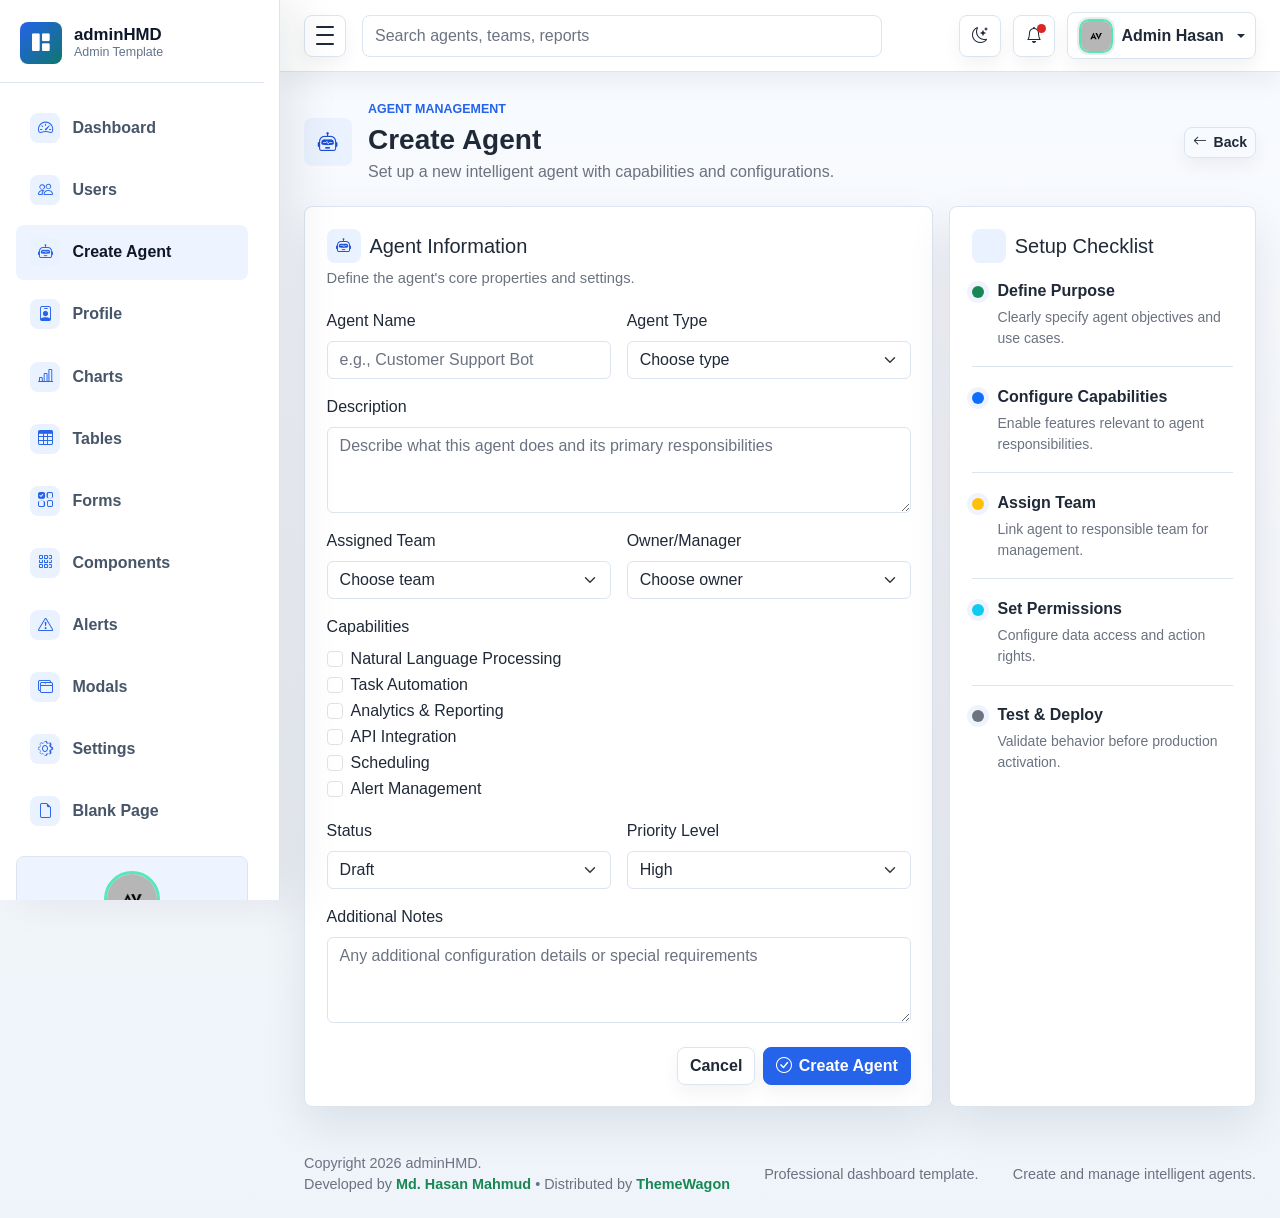
<file: admin/html/create-agent.html>
<!DOCTYPE html>
<html lang="en">
<head>
  <meta charset="UTF-8">
  <meta name="viewport" content="width=device-width, initial-scale=1.0">
  <meta name="description" content="adminHMD professional admin dashboard template">
  <title>Create Agent | adminHMD</title>

  <link rel="stylesheet" href="../assets/css/bootstrap.min.css">
  <link rel="stylesheet" href="../assets/vendors/bootstrap-icons/bootstrap-icons.css">
  <link rel="stylesheet" href="../assets/css/style.css">
</head>

<body>
  <div class="admin-shell">
    <div class="sidebar-backdrop" data-sidebar-close></div>

    <aside class="admin-sidebar" id="adminSidebar" aria-label="Main navigation">
      <div class="sidebar-header">
        <a class="brand-mark" href="index.html" aria-label="adminHMD dashboard">
          <span class="brand-icon"><i class="bi bi-grid-1x2-fill" aria-hidden="true"></i></span>
          <span class="brand-copy">
            <span class="brand-title">adminHMD</span>
            <span class="brand-subtitle">Admin Template</span>
          </span>
        </a>
      </div>

      <nav class="sidebar-nav">
        <a class="nav-link" href="index.html">
          <span class="nav-icon"><i class="bi bi-speedometer2" aria-hidden="true"></i></span>
          <span class="nav-text">Dashboard</span>
        </a>
        <a class="nav-link" href="users.html">
          <span class="nav-icon"><i class="bi bi-people" aria-hidden="true"></i></span>
          <span class="nav-text">Users</span>
        </a>
        <a class="nav-link active" href="create-agent.html" aria-current="page">
          <span class="nav-icon"><i class="bi bi-robot" aria-hidden="true"></i></span>
          <span class="nav-text">Create Agent</span>
        </a>
        <a class="nav-link" href="profile.html">
          <span class="nav-icon"><i class="bi bi-person-badge" aria-hidden="true"></i></span>
          <span class="nav-text">Profile</span>
        </a>
        <a class="nav-link" href="charts.html">
          <span class="nav-icon"><i class="bi bi-bar-chart-line" aria-hidden="true"></i></span>
          <span class="nav-text">Charts</span>
        </a>
        <a class="nav-link" href="tables.html">
          <span class="nav-icon"><i class="bi bi-table" aria-hidden="true"></i></span>
          <span class="nav-text">Tables</span>
        </a>
        <a class="nav-link" href="forms.html">
          <span class="nav-icon"><i class="bi bi-ui-checks-grid" aria-hidden="true"></i></span>
          <span class="nav-text">Forms</span>
        </a>
        <a class="nav-link" href="components.html">
          <span class="nav-icon"><i class="bi bi-grid-3x3-gap" aria-hidden="true"></i></span>
          <span class="nav-text">Components</span>
        </a>
        <a class="nav-link" href="alerts.html">
          <span class="nav-icon"><i class="bi bi-exclamation-triangle" aria-hidden="true"></i></span>
          <span class="nav-text">Alerts</span>
        </a>
        <a class="nav-link" href="modals.html">
          <span class="nav-icon"><i class="bi bi-window-stack" aria-hidden="true"></i></span>
          <span class="nav-text">Modals</span>
        </a>
        <a class="nav-link" href="settings.html">
          <span class="nav-icon"><i class="bi bi-gear" aria-hidden="true"></i></span>
          <span class="nav-text">Settings</span>
        </a>
        <a class="nav-link" href="blank.html">
          <span class="nav-icon"><i class="bi bi-file-earmark" aria-hidden="true"></i></span>
          <span class="nav-text">Blank Page</span>
        </a>
      </nav>

      <div class="sidebar-user">
        <img class="avatar-img avatar-md sidebar-user-avatar" src="../assets/images/avatar/avatar.jpg" alt="Admin Hasan">
        <strong>Admin Hasan</strong>
        <small>Active Workspace</small>
      </div>

      <div class="sidebar-footer">
        <span class="status-dot"></span>
        <span class="sidebar-footer-text">System running smoothly</span>
      </div>
    </aside>

    <div class="admin-main">
      <nav class="navbar admin-navbar navbar-expand bg-white">
        <div class="container-fluid px-3 px-lg-4">
          <button class="sidebar-toggle" type="button" data-sidebar-toggle aria-controls="adminSidebar" aria-expanded="true" aria-label="Toggle sidebar">
            <span></span>
            <span></span>
            <span></span>
          </button>

          <form class="d-none d-md-flex ms-3 flex-grow-1" role="search">
            <input class="form-control search-input" type="search" placeholder="Search agents, teams, reports" aria-label="Search">
          </form>

          <div class="navbar-actions ms-auto">
            <button class="icon-button theme-toggle" type="button" data-theme-toggle aria-label="Switch color theme" title="Switch color theme">
              <i class="bi bi-moon-stars" data-theme-icon aria-hidden="true"></i>
            </button>
            <div class="dropdown">
              <button class="icon-button" type="button" data-bs-toggle="dropdown" aria-expanded="false" aria-label="Notifications">
                <span class="notification-dot"></span>
                <i class="bi bi-bell" aria-hidden="true"></i>
              </button>
              <div class="dropdown-menu dropdown-menu-end notification-menu">
                <div class="dropdown-header fw-bold text-body">Notifications</div>
                <a class="dropdown-item" href="users.html">
                  <span class="notification-title">Agent created successfully</span>
                  <span class="notification-time">2 minutes ago</span>
                </a>
                <a class="dropdown-item" href="charts.html">
                  <span class="notification-title">Agent performance updated</span>
                  <span class="notification-time">15 minutes ago</span>
                </a>
                <a class="dropdown-item" href="settings.html">
                  <span class="notification-title">New agent template available</span>
                  <span class="notification-time">1 hour ago</span>
                </a>
              </div>
            </div>

            <div class="dropdown">
              <button class="profile-button dropdown-toggle" type="button" data-bs-toggle="dropdown" aria-expanded="false">
                <img class="avatar-img avatar-sm" src="../assets/images/avatar/avatar.jpg" alt="Admin Hasan">
                <span class="profile-name d-none d-sm-inline">Admin Hasan</span>
              </button>
              <ul class="dropdown-menu dropdown-menu-end">
                <li><a class="dropdown-item" href="profile.html">Profile</a></li>
                <li><a class="dropdown-item" href="settings.html">Account settings</a></li>
                <li><hr class="dropdown-divider"></li>
                <li><a class="dropdown-item" href="login.html">Sign out</a></li>
              </ul>
            </div>
          </div>
        </div>
      </nav>

      <main class="dashboard-content">
        <div class="container-fluid px-3 px-lg-4 py-4">
          <div class="page-heading">
            <div class="page-heading-copy">
              <span class="page-icon"><i class="bi bi-robot" aria-hidden="true"></i></span>
              <div>
                <p class="eyebrow mb-1">Agent Management</p>
                <h1 class="h3 mb-1">Create Agent</h1>
                <p class="text-muted mb-0">Set up a new intelligent agent with capabilities and configurations.</p>
              </div>
            </div>
            <div class="heading-actions"><a class="btn btn-outline-secondary btn-sm" href="users.html"><i class="bi bi-arrow-left" aria-hidden="true"></i> Back</a></div>
          </div>

          <section class="row g-3">
            <div class="col-12 col-xl-8">
              <form class="panel needs-validation" novalidate>
                <div class="panel-header"><div><h2 class="h5 mb-1 section-title"><i class="bi bi-robot" aria-hidden="true"></i><span>Agent Information</span></h2><p class="text-muted mb-0">Define the agent's core properties and settings.</p></div></div>
                <div class="row g-3">
                  <div class="col-md-6"><label class="form-label" for="agentName">Agent Name</label><input class="form-control" id="agentName" type="text" placeholder="e.g., Customer Support Bot" required><div class="invalid-feedback">Agent name is required.</div></div>
                  <div class="col-md-6"><label class="form-label" for="agentType">Agent Type</label><select class="form-select" id="agentType" required><option value="">Choose type</option><option>Chatbot</option><option>Task Automation</option><option>Data Analysis</option><option>Content Generation</option><option>Custom</option></select><div class="invalid-feedback">Choose an agent type.</div></div>
                  <div class="col-12"><label class="form-label" for="description">Description</label><textarea class="form-control" id="description" rows="3" placeholder="Describe what this agent does and its primary responsibilities" required></textarea><div class="invalid-feedback">Description is required.</div></div>
                  <div class="col-md-6"><label class="form-label" for="team">Assigned Team</label><select class="form-select" id="team" required><option value="">Choose team</option><option>Operations</option><option>Sales</option><option>Content</option><option>Finance</option><option>Support</option></select><div class="invalid-feedback">Choose a team.</div></div>
                  <div class="col-md-6"><label class="form-label" for="owner">Owner/Manager</label><select class="form-select" id="owner" required><option value="">Choose owner</option><option>Admin Hasan</option><option>Team Lead</option><option>Manager</option><option>Supervisor</option></select><div class="invalid-feedback">Choose an owner.</div></div>
                  <div class="col-12"><label class="form-label">Capabilities</label><div class="capability-checkboxes"><div class="form-check"><input class="form-check-input" type="checkbox" id="cap1" value="nlp"><label class="form-check-label" for="cap1">Natural Language Processing</label></div><div class="form-check"><input class="form-check-input" type="checkbox" id="cap2" value="automation"><label class="form-check-label" for="cap2">Task Automation</label></div><div class="form-check"><input class="form-check-input" type="checkbox" id="cap3" value="analytics"><label class="form-check-label" for="cap3">Analytics & Reporting</label></div><div class="form-check"><input class="form-check-input" type="checkbox" id="cap4" value="integration"><label class="form-check-label" for="cap4">API Integration</label></div><div class="form-check"><input class="form-check-input" type="checkbox" id="cap5" value="scheduling"><label class="form-check-label" for="cap5">Scheduling</label></div><div class="form-check"><input class="form-check-input" type="checkbox" id="cap6" value="alerts"><label class="form-check-label" for="cap6">Alert Management</label></div></div></div>
                  <div class="col-md-6"><label class="form-label" for="status">Status</label><select class="form-select" id="status" required><option value="">Choose status</option><option selected>Draft</option><option>Active</option><option>Inactive</option></select><div class="invalid-feedback">Choose a status.</div></div>
                  <div class="col-md-6"><label class="form-label" for="priority">Priority Level</label><select class="form-select" id="priority" required><option value="">Choose priority</option><option>Low</option><option>Medium</option><option selected>High</option><option>Critical</option></select><div class="invalid-feedback">Choose a priority level.</div></div>
                  <div class="col-12"><label class="form-label" for="notes">Additional Notes</label><textarea class="form-control" id="notes" rows="3" placeholder="Any additional configuration details or special requirements"></textarea></div>
                </div>
                <div class="d-flex flex-wrap justify-content-end gap-2 mt-4"><a class="btn btn-outline-secondary" href="users.html">Cancel</a><button class="btn btn-primary" type="submit"><i class="bi bi-check-circle" aria-hidden="true"></i> Create Agent</button></div>
              </form>
            </div>
            <div class="col-12 col-xl-4">
              <div class="panel h-100">
                <h2 class="h5 mb-3 section-title"><i class="bi bi-checklist" aria-hidden="true"></i><span>Setup Checklist</span></h2>
                <div class="activity-list">
                  <div class="activity-item"><span class="activity-dot bg-success"></span><div><p class="mb-1 fw-semibold">Define Purpose</p><p class="text-muted small mb-0">Clearly specify agent objectives and use cases.</p></div></div>
                  <div class="activity-item"><span class="activity-dot bg-primary"></span><div><p class="mb-1 fw-semibold">Configure Capabilities</p><p class="text-muted small mb-0">Enable features relevant to agent responsibilities.</p></div></div>
                  <div class="activity-item"><span class="activity-dot bg-warning"></span><div><p class="mb-1 fw-semibold">Assign Team</p><p class="text-muted small mb-0">Link agent to responsible team for management.</p></div></div>
                  <div class="activity-item"><span class="activity-dot bg-info"></span><div><p class="mb-1 fw-semibold">Set Permissions</p><p class="text-muted small mb-0">Configure data access and action rights.</p></div></div>
                  <div class="activity-item"><span class="activity-dot bg-secondary"></span><div><p class="mb-1 fw-semibold">Test & Deploy</p><p class="text-muted small mb-0">Validate behavior before production activation.</p></div></div>
                </div>
              </div>
            </div>
          </section>
        </div>
      </main>

      <footer class="admin-footer">
        <div class="container-fluid px-3 px-lg-4">
          <span>Copyright 2026 adminHMD. <br> Developed by <a target="_blank" class="fw-bold text-success" href="https://github.com/HasanMahmudDev">Md. Hasan Mahmud</a> • Distributed by <a target="_blank" class="fw-bold text-success" href="https://themewagon.com">ThemeWagon</a> </span>
          <span>Professional dashboard template.</span>
          <span>Create and manage intelligent agents.</span>
        </div>
      </footer>
    </div>
  </div>

  <script src="../assets/js/bootstrap.bundle.min.js"></script>
  <script src="../assets/js/main.js"></script>
</body>
</html>
</file>
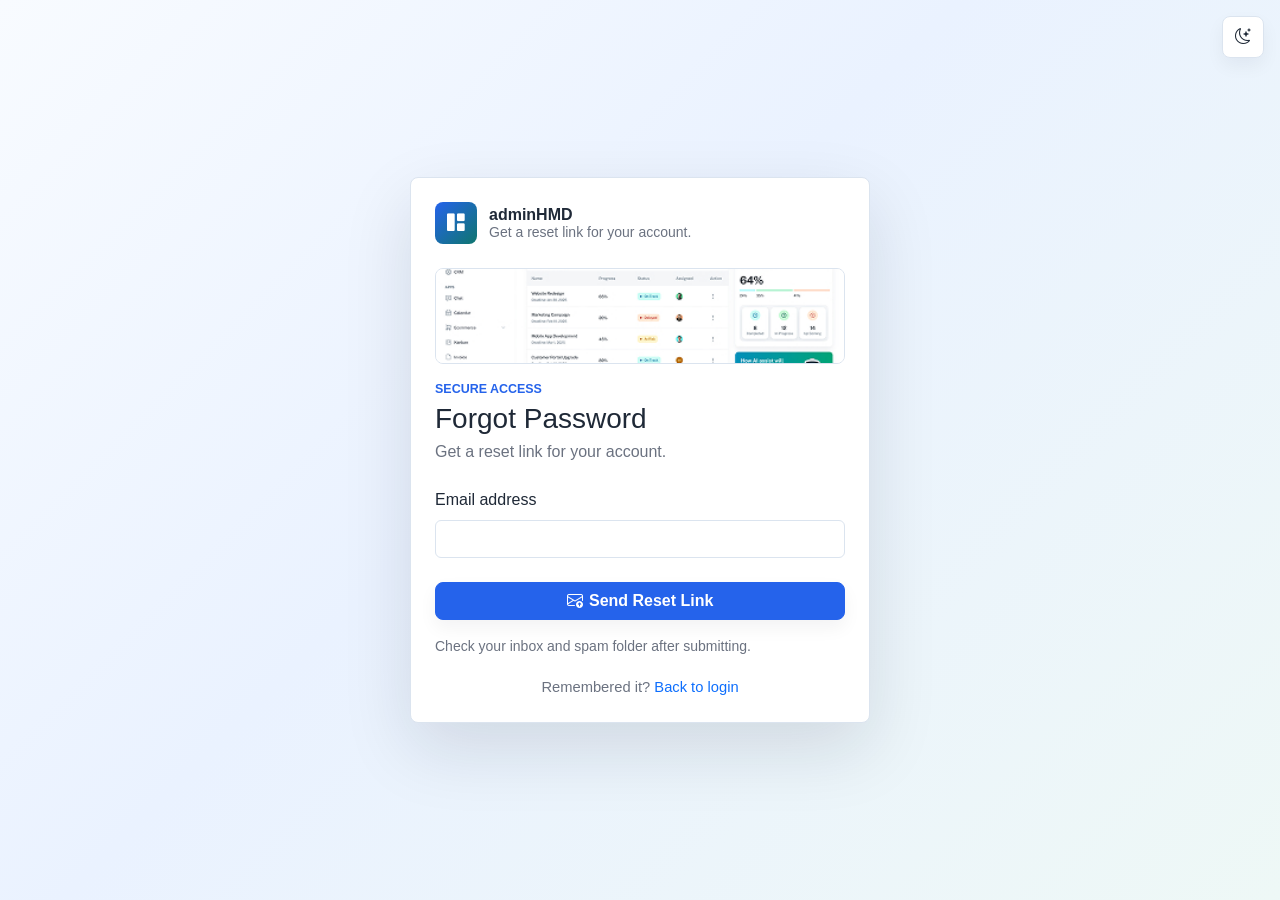
<file: admin/html/forgot-password.html>
<!DOCTYPE html>
<html lang="en">
<head>
  <meta charset="UTF-8">
  <meta name="viewport" content="width=device-width, initial-scale=1.0">
  <meta name="description" content="adminHMD authentication page">
  <title>Forgot Password | adminHMD</title>

  <link rel="stylesheet" href="../assets/css/bootstrap.min.css">
  <link rel="stylesheet" href="../assets/vendors/bootstrap-icons/bootstrap-icons.css">
  <link rel="stylesheet" href="../assets/css/style.css">
</head>

<body class="auth-body">
  <button class="icon-button theme-toggle auth-theme-toggle" type="button" data-theme-toggle aria-label="Switch color theme" title="Switch color theme">
    <i class="bi bi-moon-stars" data-theme-icon aria-hidden="true"></i>
  </button>
  <main class="auth-page">
    <section class="auth-card">
      <a class="auth-brand" href="index.html"><span class="brand-icon"><i class="bi bi-grid-1x2-fill" aria-hidden="true"></i></span><span><strong>adminHMD</strong><small>Get a reset link for your account.</small></span></a>
      <div class="auth-visual"><img src="../assets/images/png/dasher-ui-bootstrap-5.jpg" alt="adminHMD dashboard interface"></div>
      <form class="needs-validation" novalidate>
        <div class="mb-4">
          <p class="eyebrow mb-1">Secure Access</p>
          <h1 class="h3 mb-1">Forgot Password</h1>
          <p class="text-muted mb-0">Get a reset link for your account.</p>
        </div>
        <div class="mb-4"><label class="form-label" for="forgotEmail">Email address</label><input class="form-control" id="forgotEmail" type="email" required><div class="invalid-feedback">Enter a valid email.</div></div>
        <button class="btn btn-primary w-100" type="submit"><i class="bi bi-envelope-arrow-up" aria-hidden="true"></i> Send Reset Link</button>
      </form>
      <p class="text-muted small mt-3 mb-0">Check your inbox and spam folder after submitting.</p>
      <div class="auth-footer">Remembered it? <a href="login.html">Back to login</a></div>
    </section>
  </main>

  <script src="../assets/js/bootstrap.bundle.min.js"></script>
  <script src="../assets/js/main.js"></script>
</body>
</html>
</file>
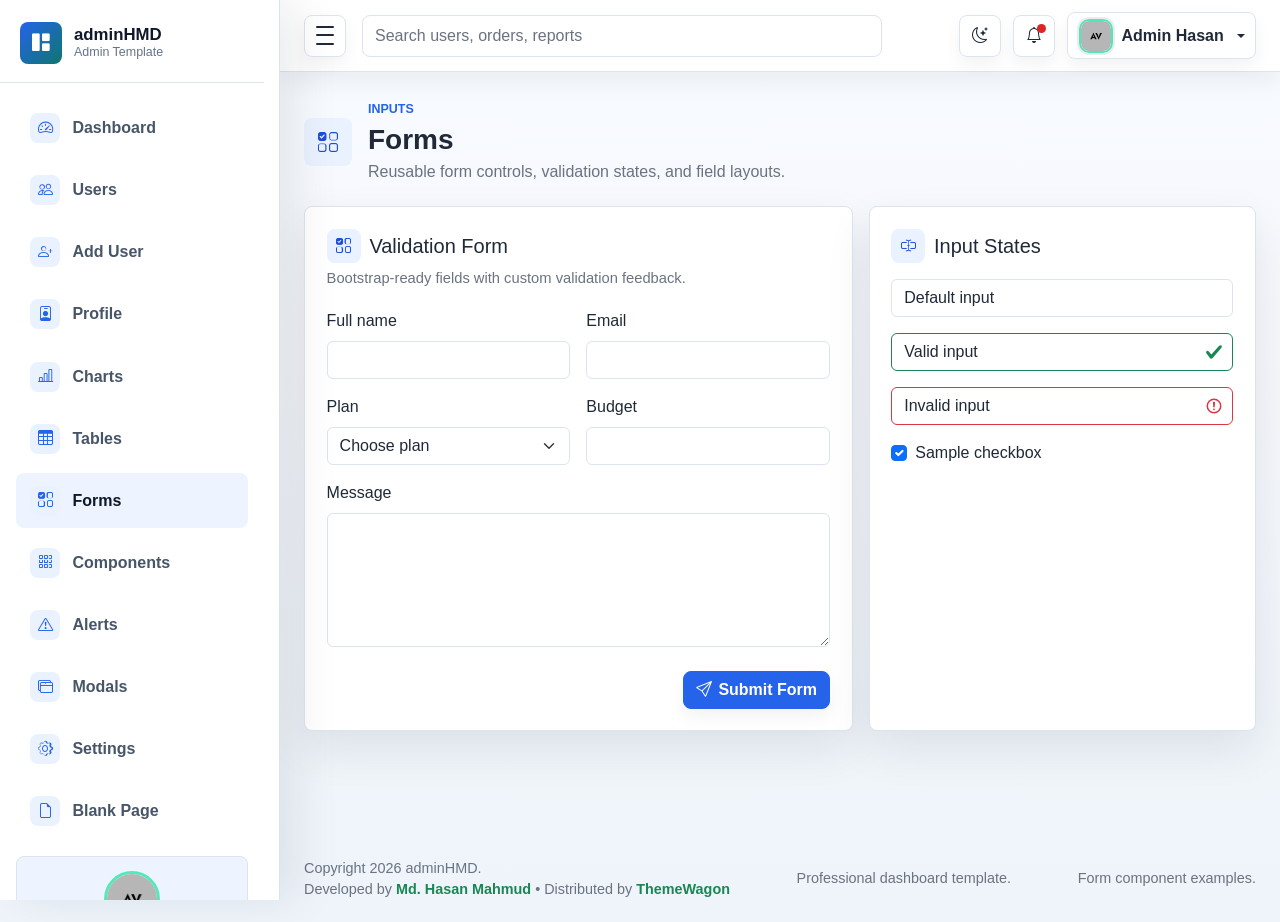
<file: admin/html/forms.html>
<!DOCTYPE html>
<html lang="en">
<head>
  <meta charset="UTF-8">
  <meta name="viewport" content="width=device-width, initial-scale=1.0">
  <meta name="description" content="adminHMD professional admin dashboard template">
  <title>Forms | adminHMD</title>

  <link rel="stylesheet" href="../assets/css/bootstrap.min.css">
  <link rel="stylesheet" href="../assets/vendors/bootstrap-icons/bootstrap-icons.css">
  <link rel="stylesheet" href="../assets/css/style.css">
</head>

<body>
  <div class="admin-shell">
    <div class="sidebar-backdrop" data-sidebar-close></div>

    <aside class="admin-sidebar" id="adminSidebar" aria-label="Main navigation">
      <div class="sidebar-header">
        <a class="brand-mark" href="index.html" aria-label="adminHMD dashboard">
          <span class="brand-icon"><i class="bi bi-grid-1x2-fill" aria-hidden="true"></i></span>
          <span class="brand-copy">
            <span class="brand-title">adminHMD</span>
            <span class="brand-subtitle">Admin Template</span>
          </span>
        </a>
      </div>

      <nav class="sidebar-nav">
        <a class="nav-link" href="index.html">
          <span class="nav-icon"><i class="bi bi-speedometer2" aria-hidden="true"></i></span>
          <span class="nav-text">Dashboard</span>
        </a>
        <a class="nav-link" href="users.html">
          <span class="nav-icon"><i class="bi bi-people" aria-hidden="true"></i></span>
          <span class="nav-text">Users</span>
        </a>
        <a class="nav-link" href="add-user.html">
          <span class="nav-icon"><i class="bi bi-person-plus" aria-hidden="true"></i></span>
          <span class="nav-text">Add User</span>
        </a>
        <a class="nav-link" href="profile.html">
          <span class="nav-icon"><i class="bi bi-person-badge" aria-hidden="true"></i></span>
          <span class="nav-text">Profile</span>
        </a>
        <a class="nav-link" href="charts.html">
          <span class="nav-icon"><i class="bi bi-bar-chart-line" aria-hidden="true"></i></span>
          <span class="nav-text">Charts</span>
        </a>
        <a class="nav-link" href="tables.html">
          <span class="nav-icon"><i class="bi bi-table" aria-hidden="true"></i></span>
          <span class="nav-text">Tables</span>
        </a>
        <a class="nav-link active" href="forms.html" aria-current="page">
          <span class="nav-icon"><i class="bi bi-ui-checks-grid" aria-hidden="true"></i></span>
          <span class="nav-text">Forms</span>
        </a>
        <a class="nav-link" href="components.html">
          <span class="nav-icon"><i class="bi bi-grid-3x3-gap" aria-hidden="true"></i></span>
          <span class="nav-text">Components</span>
        </a>
        <a class="nav-link" href="alerts.html">
          <span class="nav-icon"><i class="bi bi-exclamation-triangle" aria-hidden="true"></i></span>
          <span class="nav-text">Alerts</span>
        </a>
        <a class="nav-link" href="modals.html">
          <span class="nav-icon"><i class="bi bi-window-stack" aria-hidden="true"></i></span>
          <span class="nav-text">Modals</span>
        </a>
        <a class="nav-link" href="settings.html">
          <span class="nav-icon"><i class="bi bi-gear" aria-hidden="true"></i></span>
          <span class="nav-text">Settings</span>
        </a>
        <a class="nav-link" href="blank.html">
          <span class="nav-icon"><i class="bi bi-file-earmark" aria-hidden="true"></i></span>
          <span class="nav-text">Blank Page</span>
        </a>
      </nav>

      <div class="sidebar-user">
        <img class="avatar-img avatar-md sidebar-user-avatar" src="../assets/images/avatar/avatar.jpg" alt="Admin Hasan">
        <strong>Admin Hasan</strong>
        <small>Active Workspace</small>
      </div>

      <div class="sidebar-footer">
        <span class="status-dot"></span>
        <span class="sidebar-footer-text">System running smoothly</span>
      </div>
    </aside>

    <div class="admin-main">
      <nav class="navbar admin-navbar navbar-expand bg-white">
        <div class="container-fluid px-3 px-lg-4">
          <button class="sidebar-toggle" type="button" data-sidebar-toggle aria-controls="adminSidebar" aria-expanded="true" aria-label="Toggle sidebar">
            <span></span>
            <span></span>
            <span></span>
          </button>

          <form class="d-none d-md-flex ms-3 flex-grow-1" role="search">
            <input class="form-control search-input" type="search" placeholder="Search users, orders, reports" aria-label="Search">
          </form>

          <div class="navbar-actions ms-auto">
            <button class="icon-button theme-toggle" type="button" data-theme-toggle aria-label="Switch color theme" title="Switch color theme">
              <i class="bi bi-moon-stars" data-theme-icon aria-hidden="true"></i>
            </button>
            <div class="dropdown">
              <button class="icon-button" type="button" data-bs-toggle="dropdown" aria-expanded="false" aria-label="Notifications">
                <span class="notification-dot"></span>
                <i class="bi bi-bell" aria-hidden="true"></i>
              </button>
              <div class="dropdown-menu dropdown-menu-end notification-menu">
                <div class="dropdown-header fw-bold text-body">Notifications</div>
                <a class="dropdown-item" href="users.html">
                  <span class="notification-title">New user registered</span>
                  <span class="notification-time">4 minutes ago</span>
                </a>
                <a class="dropdown-item" href="charts.html">
                  <span class="notification-title">Revenue target reached</span>
                  <span class="notification-time">32 minutes ago</span>
                </a>
                <a class="dropdown-item" href="settings.html">
                  <span class="notification-title">Security review completed</span>
                  <span class="notification-time">1 hour ago</span>
                </a>
              </div>
            </div>

            <div class="dropdown">
              <button class="profile-button dropdown-toggle" type="button" data-bs-toggle="dropdown" aria-expanded="false">
                <img class="avatar-img avatar-sm" src="../assets/images/avatar/avatar.jpg" alt="Admin Hasan">
                <span class="profile-name d-none d-sm-inline">Admin Hasan</span>
              </button>
              <ul class="dropdown-menu dropdown-menu-end">
                <li><a class="dropdown-item" href="profile.html">Profile</a></li>
                <li><a class="dropdown-item" href="settings.html">Account settings</a></li>
                <li><hr class="dropdown-divider"></li>
                <li><a class="dropdown-item" href="login.html">Sign out</a></li>
              </ul>
            </div>
          </div>
        </div>
      </nav>

      <main class="dashboard-content">
        <div class="container-fluid px-3 px-lg-4 py-4">
          <div class="page-heading">
            <div class="page-heading-copy">
              <span class="page-icon"><i class="bi bi-ui-checks-grid" aria-hidden="true"></i></span>
              <div>
                <p class="eyebrow mb-1">Inputs</p>
                <h1 class="h3 mb-1">Forms</h1>
                <p class="text-muted mb-0">Reusable form controls, validation states, and field layouts.</p>
              </div>
            </div>
            
          </div>

          <section class="row g-3">
            <div class="col-12 col-xl-7">
              <form class="panel needs-validation" novalidate>
                <div class="panel-header"><div><h2 class="h5 mb-1 section-title"><i class="bi bi-ui-checks-grid" aria-hidden="true"></i><span>Validation Form</span></h2><p class="text-muted mb-0">Bootstrap-ready fields with custom validation feedback.</p></div></div>
                <div class="row g-3"><div class="col-md-6"><label class="form-label" for="formName">Full name</label><input class="form-control" id="formName" required><div class="invalid-feedback">Full name is required.</div></div><div class="col-md-6"><label class="form-label" for="formEmail">Email</label><input class="form-control" id="formEmail" type="email" required><div class="invalid-feedback">Valid email is required.</div></div><div class="col-md-6"><label class="form-label" for="formPlan">Plan</label><select class="form-select" id="formPlan" required><option value="">Choose plan</option><option>Starter</option><option>Business</option><option>Enterprise</option></select><div class="invalid-feedback">Choose a plan.</div></div><div class="col-md-6"><label class="form-label" for="formBudget">Budget</label><input class="form-control" id="formBudget" type="number" min="1" required><div class="invalid-feedback">Enter a valid budget.</div></div><div class="col-12"><label class="form-label" for="formMessage">Message</label><textarea class="form-control" id="formMessage" rows="5" required></textarea><div class="invalid-feedback">Message is required.</div></div></div>
                <div class="d-flex justify-content-end mt-4"><button class="btn btn-primary" type="submit"><i class="bi bi-send" aria-hidden="true"></i> Submit Form</button></div>
              </form>
            </div>
            <div class="col-12 col-xl-5"><div class="panel h-100"><h2 class="h5 mb-3 section-title"><i class="bi bi-input-cursor-text" aria-hidden="true"></i><span>Input States</span></h2><input class="form-control mb-3" value="Default input"><input class="form-control is-valid mb-3" value="Valid input"><input class="form-control is-invalid mb-3" value="Invalid input"><div class="form-check"><input class="form-check-input" type="checkbox" id="sampleCheck" checked><label class="form-check-label" for="sampleCheck">Sample checkbox</label></div></div></div>
          </section>
        </div>
      </main>

      <footer class="admin-footer">
        <div class="container-fluid px-3 px-lg-4">
          <span>Copyright 2026 adminHMD. <br> Developed by <a target="_blank" class="fw-bold text-success" href="https://github.com/HasanMahmudDev">Md. Hasan Mahmud</a> • Distributed by <a target="_blank" class="fw-bold text-success" href="https://themewagon.com">ThemeWagon</a> </span>
          <span>Professional dashboard template.</span>
          <span>Form component examples.</span>
        </div>
      </footer>
    </div>
  </div>

  <script src="../assets/js/bootstrap.bundle.min.js"></script>
  <script src="../assets/js/main.js"></script>
</body>
</html>
</file>
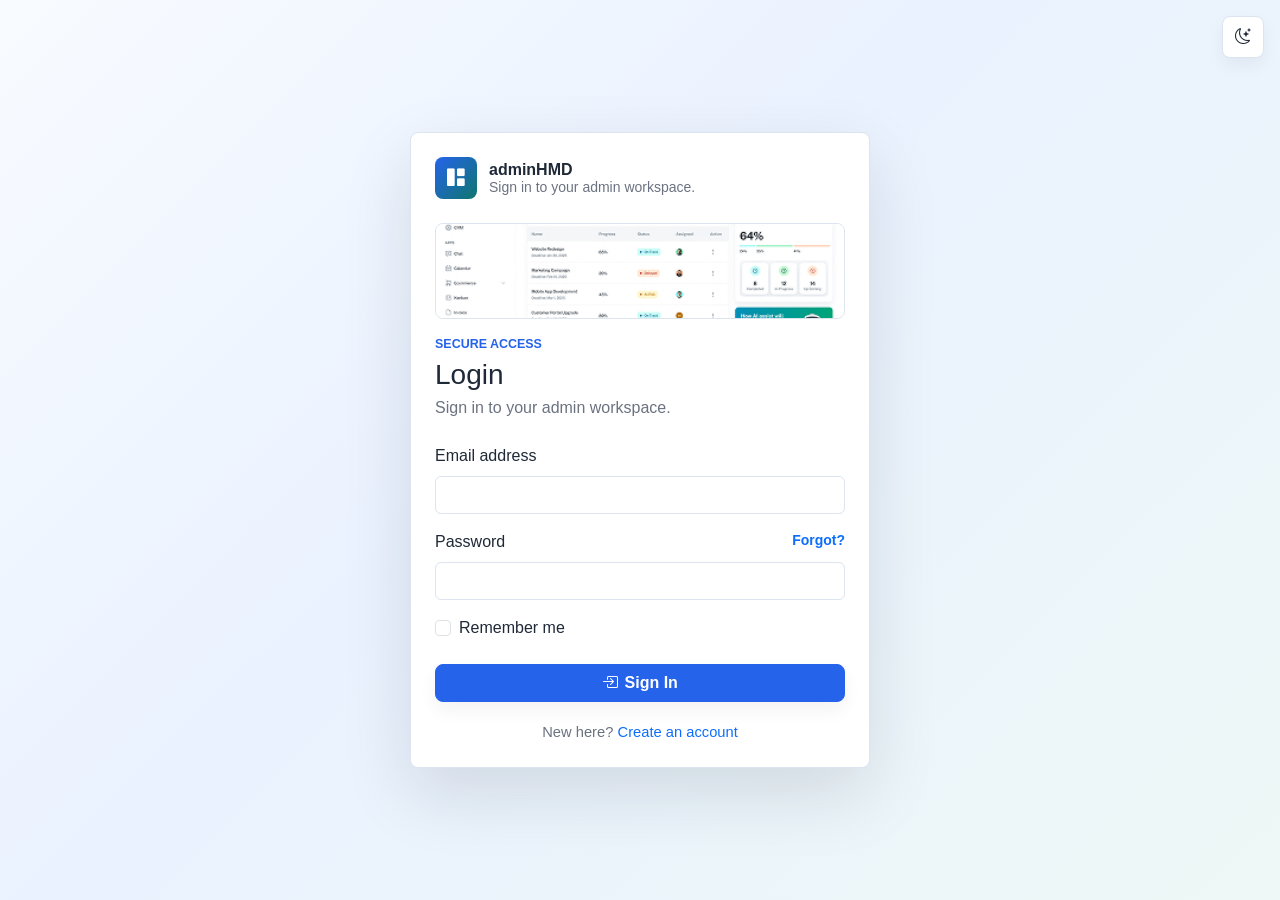
<file: admin/html/login.html>
<!DOCTYPE html>
<html lang="en">
<head>
  <meta charset="UTF-8">
  <meta name="viewport" content="width=device-width, initial-scale=1.0">
  <meta name="description" content="adminHMD authentication page">
  <title>Login | adminHMD</title>

  <link rel="stylesheet" href="../assets/css/bootstrap.min.css">
  <link rel="stylesheet" href="../assets/vendors/bootstrap-icons/bootstrap-icons.css">
  <link rel="stylesheet" href="../assets/css/style.css">
</head>

<body class="auth-body">
  <button class="icon-button theme-toggle auth-theme-toggle" type="button" data-theme-toggle aria-label="Switch color theme" title="Switch color theme">
    <i class="bi bi-moon-stars" data-theme-icon aria-hidden="true"></i>
  </button>
  <main class="auth-page">
    <section class="auth-card">
      <a class="auth-brand" href="index.html"><span class="brand-icon"><i class="bi bi-grid-1x2-fill" aria-hidden="true"></i></span><span><strong>adminHMD</strong><small>Sign in to your admin workspace.</small></span></a>
      <div class="auth-visual"><img src="../assets/images/png/dasher-ui-bootstrap-5.jpg" alt="adminHMD dashboard interface"></div>
      <form class="needs-validation" novalidate>
        <div class="mb-4">
          <p class="eyebrow mb-1">Secure Access</p>
          <h1 class="h3 mb-1">Login</h1>
          <p class="text-muted mb-0">Sign in to your admin workspace.</p>
        </div>
        <div class="mb-3"><label class="form-label" for="loginEmail">Email address</label><input class="form-control" id="loginEmail" type="email" required><div class="invalid-feedback">Enter a valid email.</div></div>
        <div class="mb-3"><div class="d-flex justify-content-between"><label class="form-label" for="loginPassword">Password</label><a class="small fw-semibold" href="forgot-password.html">Forgot?</a></div><input class="form-control" id="loginPassword" type="password" minlength="6" required><div class="invalid-feedback">Password must be at least 6 characters.</div></div>
        <div class="form-check mb-4"><input class="form-check-input" type="checkbox" id="rememberMe"><label class="form-check-label" for="rememberMe">Remember me</label></div>
        <button class="btn btn-primary w-100" type="submit"><i class="bi bi-box-arrow-in-right" aria-hidden="true"></i> Sign In</button>
      </form>
      
      <div class="auth-footer">New here? <a href="register.html">Create an account</a></div>
    </section>
  </main>

  <script src="../assets/js/bootstrap.bundle.min.js"></script>
  <script src="../assets/js/main.js"></script>
</body>
</html>
</file>
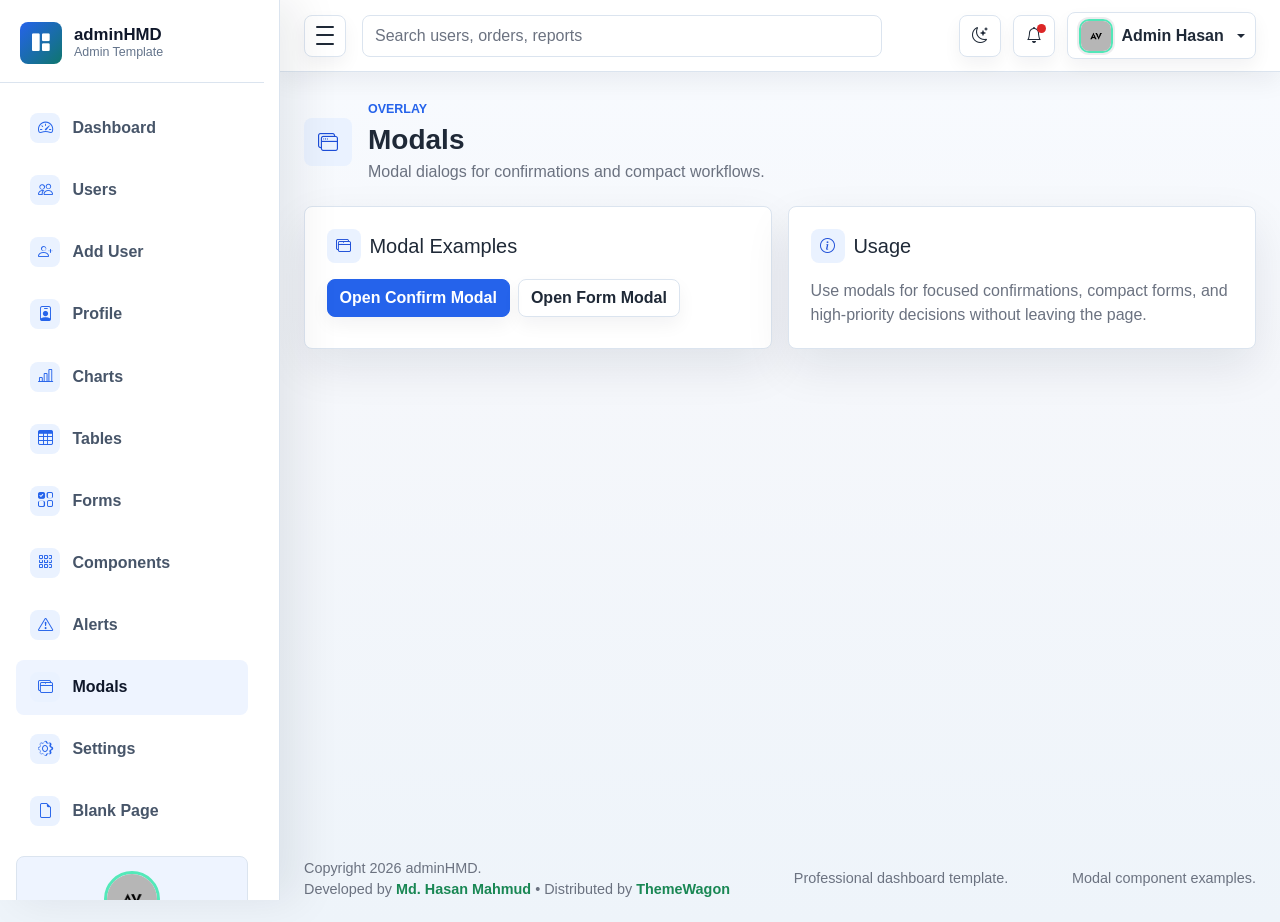
<file: admin/html/modals.html>
<!DOCTYPE html>
<html lang="en">
<head>
  <meta charset="UTF-8">
  <meta name="viewport" content="width=device-width, initial-scale=1.0">
  <meta name="description" content="adminHMD professional admin dashboard template">
  <title>Modals | adminHMD</title>

  <link rel="stylesheet" href="../assets/css/bootstrap.min.css">
  <link rel="stylesheet" href="../assets/vendors/bootstrap-icons/bootstrap-icons.css">
  <link rel="stylesheet" href="../assets/css/style.css">
</head>

<body>
  <div class="admin-shell">
    <div class="sidebar-backdrop" data-sidebar-close></div>

    <aside class="admin-sidebar" id="adminSidebar" aria-label="Main navigation">
      <div class="sidebar-header">
        <a class="brand-mark" href="index.html" aria-label="adminHMD dashboard">
          <span class="brand-icon"><i class="bi bi-grid-1x2-fill" aria-hidden="true"></i></span>
          <span class="brand-copy">
            <span class="brand-title">adminHMD</span>
            <span class="brand-subtitle">Admin Template</span>
          </span>
        </a>
      </div>

      <nav class="sidebar-nav">
        <a class="nav-link" href="index.html">
          <span class="nav-icon"><i class="bi bi-speedometer2" aria-hidden="true"></i></span>
          <span class="nav-text">Dashboard</span>
        </a>
        <a class="nav-link" href="users.html">
          <span class="nav-icon"><i class="bi bi-people" aria-hidden="true"></i></span>
          <span class="nav-text">Users</span>
        </a>
        <a class="nav-link" href="add-user.html">
          <span class="nav-icon"><i class="bi bi-person-plus" aria-hidden="true"></i></span>
          <span class="nav-text">Add User</span>
        </a>
        <a class="nav-link" href="profile.html">
          <span class="nav-icon"><i class="bi bi-person-badge" aria-hidden="true"></i></span>
          <span class="nav-text">Profile</span>
        </a>
        <a class="nav-link" href="charts.html">
          <span class="nav-icon"><i class="bi bi-bar-chart-line" aria-hidden="true"></i></span>
          <span class="nav-text">Charts</span>
        </a>
        <a class="nav-link" href="tables.html">
          <span class="nav-icon"><i class="bi bi-table" aria-hidden="true"></i></span>
          <span class="nav-text">Tables</span>
        </a>
        <a class="nav-link" href="forms.html">
          <span class="nav-icon"><i class="bi bi-ui-checks-grid" aria-hidden="true"></i></span>
          <span class="nav-text">Forms</span>
        </a>
        <a class="nav-link" href="components.html">
          <span class="nav-icon"><i class="bi bi-grid-3x3-gap" aria-hidden="true"></i></span>
          <span class="nav-text">Components</span>
        </a>
        <a class="nav-link" href="alerts.html">
          <span class="nav-icon"><i class="bi bi-exclamation-triangle" aria-hidden="true"></i></span>
          <span class="nav-text">Alerts</span>
        </a>
        <a class="nav-link active" href="modals.html" aria-current="page">
          <span class="nav-icon"><i class="bi bi-window-stack" aria-hidden="true"></i></span>
          <span class="nav-text">Modals</span>
        </a>
        <a class="nav-link" href="settings.html">
          <span class="nav-icon"><i class="bi bi-gear" aria-hidden="true"></i></span>
          <span class="nav-text">Settings</span>
        </a>
        <a class="nav-link" href="blank.html">
          <span class="nav-icon"><i class="bi bi-file-earmark" aria-hidden="true"></i></span>
          <span class="nav-text">Blank Page</span>
        </a>
      </nav>

      <div class="sidebar-user">
        <img class="avatar-img avatar-md sidebar-user-avatar" src="../assets/images/avatar/avatar.jpg" alt="Admin Hasan">
        <strong>Admin Hasan</strong>
        <small>Active Workspace</small>
      </div>

      <div class="sidebar-footer">
        <span class="status-dot"></span>
        <span class="sidebar-footer-text">System running smoothly</span>
      </div>
    </aside>

    <div class="admin-main">
      <nav class="navbar admin-navbar navbar-expand bg-white">
        <div class="container-fluid px-3 px-lg-4">
          <button class="sidebar-toggle" type="button" data-sidebar-toggle aria-controls="adminSidebar" aria-expanded="true" aria-label="Toggle sidebar">
            <span></span>
            <span></span>
            <span></span>
          </button>

          <form class="d-none d-md-flex ms-3 flex-grow-1" role="search">
            <input class="form-control search-input" type="search" placeholder="Search users, orders, reports" aria-label="Search">
          </form>

          <div class="navbar-actions ms-auto">
            <button class="icon-button theme-toggle" type="button" data-theme-toggle aria-label="Switch color theme" title="Switch color theme">
              <i class="bi bi-moon-stars" data-theme-icon aria-hidden="true"></i>
            </button>
            <div class="dropdown">
              <button class="icon-button" type="button" data-bs-toggle="dropdown" aria-expanded="false" aria-label="Notifications">
                <span class="notification-dot"></span>
                <i class="bi bi-bell" aria-hidden="true"></i>
              </button>
              <div class="dropdown-menu dropdown-menu-end notification-menu">
                <div class="dropdown-header fw-bold text-body">Notifications</div>
                <a class="dropdown-item" href="users.html">
                  <span class="notification-title">New user registered</span>
                  <span class="notification-time">4 minutes ago</span>
                </a>
                <a class="dropdown-item" href="charts.html">
                  <span class="notification-title">Revenue target reached</span>
                  <span class="notification-time">32 minutes ago</span>
                </a>
                <a class="dropdown-item" href="settings.html">
                  <span class="notification-title">Security review completed</span>
                  <span class="notification-time">1 hour ago</span>
                </a>
              </div>
            </div>

            <div class="dropdown">
              <button class="profile-button dropdown-toggle" type="button" data-bs-toggle="dropdown" aria-expanded="false">
                <img class="avatar-img avatar-sm" src="../assets/images/avatar/avatar.jpg" alt="Admin Hasan">
                <span class="profile-name d-none d-sm-inline">Admin Hasan</span>
              </button>
              <ul class="dropdown-menu dropdown-menu-end">
                <li><a class="dropdown-item" href="profile.html">Profile</a></li>
                <li><a class="dropdown-item" href="settings.html">Account settings</a></li>
                <li><hr class="dropdown-divider"></li>
                <li><a class="dropdown-item" href="login.html">Sign out</a></li>
              </ul>
            </div>
          </div>
        </div>
      </nav>

      <main class="dashboard-content">
        <div class="container-fluid px-3 px-lg-4 py-4">
          <div class="page-heading">
            <div class="page-heading-copy">
              <span class="page-icon"><i class="bi bi-window-stack" aria-hidden="true"></i></span>
              <div>
                <p class="eyebrow mb-1">Overlay</p>
                <h1 class="h3 mb-1">Modals</h1>
                <p class="text-muted mb-0">Modal dialogs for confirmations and compact workflows.</p>
              </div>
            </div>
            
          </div>

          <section class="row g-3">
            <div class="col-12 col-xl-6"><div class="panel h-100"><h2 class="h5 mb-3 section-title"><i class="bi bi-window-stack" aria-hidden="true"></i><span>Modal Examples</span></h2><div class="d-flex flex-wrap gap-2"><button class="btn btn-primary" type="button" data-bs-toggle="modal" data-bs-target="#confirmModal">Open Confirm Modal</button><button class="btn btn-outline-secondary" type="button" data-bs-toggle="modal" data-bs-target="#formModal">Open Form Modal</button></div></div></div>
            <div class="col-12 col-xl-6"><div class="panel h-100"><h2 class="h5 mb-3 section-title"><i class="bi bi-info-circle" aria-hidden="true"></i><span>Usage</span></h2><p class="text-muted mb-0">Use modals for focused confirmations, compact forms, and high-priority decisions without leaving the page.</p></div></div>
          </section>

          <div class="modal fade" id="confirmModal" tabindex="-1" aria-labelledby="confirmModalLabel" aria-hidden="true"><div class="modal-dialog modal-dialog-centered"><div class="modal-content"><div class="modal-header"><h2 class="modal-title h5" id="confirmModalLabel">Confirm Action</h2><button type="button" class="btn-close" data-bs-dismiss="modal" aria-label="Close"></button></div><div class="modal-body">This action will update the selected record.</div><div class="modal-footer"><button type="button" class="btn btn-outline-secondary" data-bs-dismiss="modal">Cancel</button><button type="button" class="btn btn-primary">Confirm</button></div></div></div></div>
          <div class="modal fade" id="formModal" tabindex="-1" aria-labelledby="formModalLabel" aria-hidden="true"><div class="modal-dialog modal-dialog-centered"><div class="modal-content"><form class="needs-validation" novalidate><div class="modal-header"><h2 class="modal-title h5" id="formModalLabel">Quick Note</h2><button type="button" class="btn-close" data-bs-dismiss="modal" aria-label="Close"></button></div><div class="modal-body"><label class="form-label" for="modalNote">Note</label><textarea class="form-control" id="modalNote" rows="4" required></textarea><div class="invalid-feedback">A note is required.</div></div><div class="modal-footer"><button type="button" class="btn btn-outline-secondary" data-bs-dismiss="modal">Cancel</button><button type="submit" class="btn btn-primary">Save Note</button></div></form></div></div></div>
        </div>
      </main>

      <footer class="admin-footer">
        <div class="container-fluid px-3 px-lg-4">
          <span>Copyright 2026 adminHMD. <br> Developed by <a target="_blank" class="fw-bold text-success" href="https://github.com/HasanMahmudDev">Md. Hasan Mahmud</a> • Distributed by <a target="_blank" class="fw-bold text-success" href="https://themewagon.com">ThemeWagon</a> </span>
          <span>Professional dashboard template.</span>
          <span>Modal component examples.</span>
        </div>
      </footer>
    </div>
  </div>

  <script src="../assets/js/bootstrap.bundle.min.js"></script>
  <script src="../assets/js/main.js"></script>
</body>
</html>
</file>
<file: admin/assets/css/style.css>
:root {
  --sidebar-width: 280px;
  --sidebar-mini-width: 84px;
  --admin-bg: #f5f7fb;
  --admin-surface: #ffffff;
  --admin-surface-soft: #f8fafc;
  --admin-border: #dbe4ef;
  --admin-text: #1f2937;
  --admin-muted: #6b7280;
  --admin-primary: #2563eb;
  --admin-primary-dark: #1d4ed8;
  --admin-success: #0f766e;
  --admin-warning: #d97706;
  --admin-danger: #dc2626;
  --admin-sidebar: #111827;
  --admin-sidebar-soft: #1f2937;
  --admin-shadow-sm: 0 10px 24px rgba(15, 23, 42, 0.06);
  --admin-shadow: 0 18px 46px rgba(15, 23, 42, 0.09);
  --admin-shadow-lg: 0 26px 70px rgba(15, 23, 42, 0.12);
  --admin-ring: 0 0 0 4px rgba(37, 99, 235, 0.12);
}

* {
  box-sizing: border-box;
}

html {
  min-height: 100%;
}

body {
  min-height: 100vh;
  margin: 0;
  background: linear-gradient(180deg, #f8fbff 0%, var(--admin-bg) 42%, #eef4fa 100%);
  color: var(--admin-text);
  font-family: "Segoe UI", Arial, sans-serif;
}

a {
  text-decoration: none;
}

.admin-shell {
  min-height: 100vh;
}

.admin-sidebar {
  position: fixed;
  inset: 0 auto 0 0;
  z-index: 1040;
  width: var(--sidebar-width);
  display: flex;
  flex-direction: column;
  overflow-x: hidden;
  overflow-y: auto;
  /* Reserve scrollbar gutter to keep inner content width stable so header/footer dividers align with scrollbar */
  scrollbar-gutter: stable;
  background: var(--admin-sidebar);
  color: #ffffff;
  box-shadow: 18px 0 42px rgba(15, 23, 42, 0.18);
  transform: translateX(0);
  transition: width 0.2s ease, transform 0.2s ease;
}

.sidebar-header {
  padding: 1.35rem 1.25rem 1.15rem;
  margin-inline: 0;
  border-bottom: 1px solid rgba(255, 255, 255, 0.08);
}

.brand-mark {
  display: flex;
  align-items: center;
  gap: 0.75rem;
  min-width: 0;
  color: #ffffff;
}

.brand-mark:hover,
.brand-mark:focus {
  color: #ffffff;
}

.brand-icon,
.profile-avatar,
.metric-icon,
.nav-icon {
  display: inline-grid;
  place-items: center;
  flex: 0 0 auto;
  font-weight: 800;
}

.brand-icon {
  width: 42px;
  height: 42px;
  border-radius: 8px;
  background: linear-gradient(135deg, #2563eb, #0f766e);
  color: #ffffff;
}

.brand-copy,
.brand-title,
.brand-subtitle,
.nav-text,
.sidebar-footer-text {
  min-width: 0;
  transition: opacity 0.16s ease, width 0.16s ease;
}

.brand-title,
.brand-subtitle {
  display: block;
  line-height: 1.2;
  white-space: nowrap;
}

.brand-title {
  font-size: 1.05rem;
  font-weight: 800;
}

.brand-subtitle {
  color: #9ca3af;
  font-size: 0.78rem;
}

.sidebar-nav {
  display: grid;
  gap: 0.45rem;
  padding: 1.1rem 1rem;
}

.sidebar-nav .nav-link {
  display: flex;
  align-items: center;
  gap: 0.75rem;
  min-height: 48px;
  padding: 0.78rem 0.9rem;
  border-radius: 8px;
  color: #d1d5db;
  font-weight: 700;
  transition: background 0.16s ease, color 0.16s ease, transform 0.16s ease;
  white-space: nowrap;
}

.sidebar-nav .nav-link:hover,
.sidebar-nav .nav-link:focus,
.sidebar-nav .nav-link.active {
  background: var(--admin-sidebar-soft);
  color: #ffffff;
}

.sidebar-nav .nav-link:hover,
.sidebar-nav .nav-link:focus {
  transform: translateX(2px);
}

.nav-icon {
  width: 30px;
  height: 30px;
  border-radius: 8px;
  background: rgba(255, 255, 255, 0.08);
  color: #bfdbfe;
  font-size: 0.76rem;
}

.sidebar-footer {
  display: flex;
  align-items: center;
  gap: 0.65rem;
  margin-top: auto;
  margin-inline: 1.25rem;
  padding: 1rem 0;
  color: #d1d5db;
  border-top: 1px solid rgba(255, 255, 255, 0.08);
  font-size: 0.9rem;
  white-space: nowrap;
}

.sidebar-user {
  margin: auto 1rem 1rem;
  padding: 0.85rem;
  display: grid;
  justify-items: center;
  gap: 0.22rem;
  border: 1px solid var(--admin-sidebar-border);
  border-radius: 8px;
  background: var(--admin-sidebar-soft);
  text-align: center;
}

.sidebar-user-avatar {
  border: 3px solid #53e9b9;
}

.sidebar-user strong {
  color: var(--admin-sidebar-text-strong);
  font-size: 1rem;
  line-height: 1.1;
}

.sidebar-user small {
  color: var(--admin-sidebar-muted);
  font-size: 0.84rem;
}

.status-dot,
.notification-dot {
  width: 9px;
  height: 9px;
  border-radius: 50%;
}

.status-dot {
  flex: 0 0 auto;
  background: #22c55e;
}

.sidebar-backdrop {
  position: fixed;
  inset: 0;
  z-index: 1030;
  display: none;
  background: rgba(15, 23, 42, 0.5);
}

.admin-main {
  width: auto;
  min-width: 0;
  min-height: 100vh;
  margin-left: var(--sidebar-width);
  transition: margin-left 0.2s ease;
}

.admin-navbar {
  position: sticky;
  top: 0;
  z-index: 1020;
  min-height: 72px;
  border-bottom: 1px solid var(--admin-border);
  box-shadow: var(--admin-shadow-sm);
}

.admin-navbar.bg-white {
  background-color: rgba(255, 255, 255, 0.94) !important;
  backdrop-filter: blur(14px);
}

.sidebar-toggle {
  width: 42px;
  height: 42px;
  display: inline-grid;
  place-items: center;
  gap: 4px;
  padding: 9px;
  border: 1px solid var(--admin-border);
  border-radius: 8px;
  background: #ffffff;
  box-shadow: 0 8px 18px rgba(15, 23, 42, 0.05);
  transition: border-color 0.16s ease, background 0.16s ease, box-shadow 0.16s ease;
}

.sidebar-toggle:hover,
.sidebar-toggle:focus {
  border-color: #bfdbfe;
  background: #f8fbff;
  box-shadow: var(--admin-ring);
}

.sidebar-toggle span {
  width: 18px;
  height: 2px;
  display: block;
  background: var(--admin-text);
  border-radius: 999px;
}

.search-input {
  max-width: 520px;
  border-color: var(--admin-border);
  border-radius: 8px;
  background: var(--admin-surface-soft);
  min-height: 42px;
  box-shadow: none;
}

.search-input:focus {
  border-color: #93c5fd;
  box-shadow: var(--admin-ring);
}

.navbar-actions {
  display: flex;
  align-items: center;
  gap: 0.75rem;
}

.icon-button,
.profile-button {
  border: 1px solid var(--admin-border);
  background: #ffffff;
  color: var(--admin-text);
  box-shadow: 0 8px 18px rgba(15, 23, 42, 0.05);
  transition: border-color 0.16s ease, box-shadow 0.16s ease, transform 0.16s ease;
}

.icon-button:hover,
.icon-button:focus,
.profile-button:hover,
.profile-button:focus {
  border-color: #bfdbfe;
  box-shadow: var(--admin-ring);
}

.icon-button {
  position: relative;
  width: 42px;
  height: 42px;
  border-radius: 8px;
  font-weight: 800;
}

.notification-dot {
  position: absolute;
  top: 8px;
  right: 8px;
  background: var(--admin-danger);
}

.notification-menu {
  width: min(320px, calc(100vw - 2rem));
  border: 1px solid var(--admin-border);
  border-radius: 8px;
  box-shadow: var(--admin-shadow);
}

.notification-menu .dropdown-item {
  display: grid;
  gap: 0.2rem;
  padding-block: 0.7rem;
}

.notification-title {
  font-weight: 700;
}

.notification-time {
  color: var(--admin-muted);
  font-size: 0.82rem;
}

.profile-button {
  display: flex;
  align-items: center;
  gap: 0.55rem;
  min-height: 42px;
  padding: 0.35rem 0.65rem;
  border-radius: 8px;
  font-weight: 700;
}

.profile-avatar {
  width: 30px;
  height: 30px;
  border-radius: 8px;
  background: #e0ecff;
  color: var(--admin-primary-dark);
  font-size: 0.76rem;
}

.avatar-img {
  display: block;
  flex: 0 0 auto;
  object-fit: cover;
  object-position: center;
}

.avatar-sm {
  width: 34px;
  height: 34px;
  border-radius: 10px;
}

.avatar-md {
  width: 56px;
  height: 56px;
  border-radius: 50%;
}

.avatar-xl {
  width: 78px;
  height: 78px;
  border-radius: 50%;
}

.profile-button .avatar-sm {
  border: 2px solid #52e7b8;
  box-shadow: 0 0 0 2px rgba(15, 23, 42, 0.08);
}

html[data-theme="dark"] .profile-button .avatar-sm {
  border-color: #54f0be;
  box-shadow: 0 0 0 2px rgba(255, 255, 255, 0.08);
}

.dashboard-content {
  min-height: calc(100vh - 132px);
}

.dashboard-content > .container-fluid {
  padding-top: 1.75rem !important;
  padding-bottom: 1.75rem !important;
}

.page-heading,
.panel-header,
.metric-top {
  display: flex;
  align-items: center;
  justify-content: space-between;
  gap: 1rem;
}

.page-heading {
  margin-bottom: 1.35rem;
}

.page-heading h1 {
  font-weight: 800;
  letter-spacing: 0;
}

.eyebrow {
  color: var(--admin-primary);
  font-size: 0.78rem;
  font-weight: 800;
  text-transform: uppercase;
}

.heading-actions {
  display: flex;
  flex-wrap: wrap;
  justify-content: flex-end;
  gap: 0.65rem;
}

.btn {
  border-radius: 8px;
  font-weight: 700;
  box-shadow: 0 8px 18px rgba(15, 23, 42, 0.05);
  transition: border-color 0.16s ease, background 0.16s ease, box-shadow 0.16s ease, transform 0.16s ease;
}

.btn:hover,
.btn:focus {
  transform: translateY(-1px);
}

.btn-primary {
  border-color: var(--admin-primary);
  background: var(--admin-primary);
}

.btn-primary:hover,
.btn-primary:focus {
  border-color: var(--admin-primary-dark);
  background: var(--admin-primary-dark);
}

.metric-card,
.panel {
  border: 1px solid var(--admin-border);
  border-radius: 8px;
  background: var(--admin-surface);
  box-shadow: var(--admin-shadow);
}

.metric-card {
  position: relative;
  min-height: 164px;
  padding: 1.35rem;
  overflow: hidden;
  transition: border-color 0.18s ease, box-shadow 0.18s ease, transform 0.18s ease;
}

.metric-card::before {
  content: "";
  position: absolute;
  inset: 0 auto 0 0;
  width: 4px;
  background: var(--metric-color, var(--admin-primary));
}

.metric-card:hover {
  border-color: #c6d5e8;
  box-shadow: var(--admin-shadow-lg);
  transform: translateY(-3px);
}

.metric-primary {
  --metric-color: var(--admin-primary);
}

.metric-success {
  --metric-color: var(--admin-success);
}

.metric-warning {
  --metric-color: var(--admin-warning);
}

.metric-danger {
  --metric-color: var(--admin-danger);
}

.metric-label {
  color: var(--admin-muted);
  font-size: 0.78rem;
  font-weight: 800;
  text-transform: uppercase;
}

.metric-icon {
  width: 42px;
  height: 42px;
  border-radius: 8px;
  background: #eaf2ff;
  color: var(--metric-color, var(--admin-primary));
  box-shadow: inset 0 0 0 1px rgba(255, 255, 255, 0.7);
}

.metric-success .metric-icon {
  background: #e7f6f3;
}

.metric-warning .metric-icon {
  background: #fff4df;
}

.metric-danger .metric-icon {
  background: #ffecec;
}

.metric-value {
  margin-top: 1rem;
  color: var(--admin-text);
  font-size: 2.18rem;
  font-weight: 800;
  line-height: 1;
}

.metric-meta {
  display: flex;
  flex-wrap: wrap;
  gap: 0.35rem;
  margin-top: 0.9rem;
  color: var(--admin-muted);
  font-size: 0.9rem;
  font-weight: 700;
}

.panel {
  padding: 1.35rem;
  transition: border-color 0.18s ease, box-shadow 0.18s ease;
}

.panel:hover {
  border-color: #c6d5e8;
  box-shadow: var(--admin-shadow-lg);
}

.panel-header {
  margin-bottom: 1.25rem;
}

.panel-header p {
  font-size: 0.92rem;
}

.chart-bars {
  height: 292px;
  display: grid;
  grid-template-columns: repeat(6, minmax(38px, 1fr));
  align-items: end;
  gap: 1rem;
  padding: 1.2rem 0.4rem 0;
  border-radius: 8px;
  background: linear-gradient(180deg, #f8fafc 0%, #ffffff 100%);
}

.chart-column {
  height: 100%;
  display: grid;
  grid-template-rows: 1fr auto;
  align-items: end;
  gap: 0.6rem;
  color: var(--admin-muted);
  font-size: 0.84rem;
  font-weight: 700;
  text-align: center;
}

.chart-column span {
  width: 100%;
  height: var(--bar-size);
  min-height: 28px;
  display: block;
  border-radius: 8px 8px 3px 3px;
  background: linear-gradient(180deg, var(--admin-primary), var(--admin-success));
  box-shadow: 0 10px 20px rgba(37, 99, 235, 0.18);
}

.bar-42 {
  --bar-size: 42%;
}

.bar-58 {
  --bar-size: 58%;
}

.bar-51 {
  --bar-size: 51%;
}

.bar-72 {
  --bar-size: 72%;
}

.bar-66 {
  --bar-size: 66%;
}

.bar-83 {
  --bar-size: 83%;
}

.activity-list {
  display: grid;
  gap: 1.1rem;
}

.activity-item {
  display: grid;
  grid-template-columns: auto 1fr;
  gap: 0.85rem;
  padding-bottom: 1.1rem;
  border-bottom: 1px solid var(--admin-border);
}

.activity-item:last-child {
  padding-bottom: 0;
  border-bottom: 0;
}

.activity-dot {
  width: 12px;
  height: 12px;
  margin-top: 0.45rem;
  border-radius: 50%;
  box-shadow: 0 0 0 5px rgba(37, 99, 235, 0.08);
}

.table {
  --bs-table-bg: transparent;
}

.table thead th {
  color: var(--admin-muted);
  font-size: 0.78rem;
  text-transform: uppercase;
  white-space: nowrap;
}

.table tbody td {
  min-width: 120px;
  padding-top: 1rem;
  padding-bottom: 1rem;
}

.table tbody tr {
  transition: background 0.16s ease;
}

.table tbody tr:hover {
  background: #f8fbff;
}

.badge {
  border-radius: 8px;
  padding: 0.45rem 0.65rem;
}

.table-search {
  width: min(260px, 100%);
  border-color: var(--admin-border);
  border-radius: 8px;
}

.table-media {
  display: flex;
  align-items: center;
  gap: 0.7rem;
}

.product-thumb {
  width: 42px;
  height: 42px;
  border-radius: 8px;
  object-fit: cover;
  flex: 0 0 auto;
  border: 1px solid var(--admin-border);
}

.profile-avatar-lg {
  width: 92px;
  height: 92px;
  border-radius: 8px;
  font-size: 1.5rem;
}

.profile-hero {
  display: grid;
  justify-items: center;
}

.profile-card {
  overflow: hidden;
}

.profile-cover {
  margin: -1.35rem -1.35rem 0.9rem;
  height: 96px;
  border-bottom: 1px solid var(--admin-border);
}

.profile-cover img {
  width: 100%;
  height: 100%;
  display: block;
  object-fit: cover;
  object-position: center;
}

.profile-photo {
  margin-top: -44px;
  border: 4px solid var(--admin-surface);
  box-shadow: var(--admin-shadow-sm);
}

.info-list,
.settings-list,
.legend-list {
  display: grid;
  gap: 0.85rem;
}

.info-list div,
.mini-card,
.settings-row,
.legend-list div {
  border: 1px solid var(--admin-border);
  border-radius: 8px;
  background: var(--admin-surface-soft);
}

.info-list div,
.legend-list div {
  display: flex;
  align-items: center;
  justify-content: space-between;
  gap: 1rem;
  padding: 0.85rem;
}

.info-list span,
.mini-card span,
.settings-row small {
  color: var(--admin-muted);
  font-size: 0.84rem;
}

.info-list strong,
.mini-card strong {
  text-align: right;
}

.mini-card {
  display: grid;
  gap: 0.35rem;
  min-height: 104px;
  align-content: center;
  padding: 1rem;
}

.mini-card strong {
  color: var(--admin-text);
  font-size: 1.05rem;
}

.settings-row {
  display: flex;
  align-items: center;
  justify-content: space-between;
  gap: 1rem;
  padding: 1rem;
  cursor: pointer;
}

.settings-row span {
  display: grid;
  gap: 0.2rem;
}

.donut-chart {
  width: 190px;
  height: 190px;
  display: grid;
  place-items: center;
  border-radius: 50%;
  background: conic-gradient(var(--admin-primary) 0 42%, var(--admin-success) 42% 68%, var(--admin-warning) 68% 86%, var(--admin-danger) 86% 100%);
  box-shadow: var(--admin-shadow-sm);
}

.donut-chart span {
  width: 112px;
  height: 112px;
  display: grid;
  place-items: center;
  border-radius: 50%;
  background: #ffffff;
  color: var(--admin-text);
  font-size: 1.65rem;
  font-weight: 800;
}

.legend-list div {
  padding: 0.75rem 0.85rem;
}

.legend-dot {
  width: 10px;
  height: 10px;
  flex: 0 0 auto;
  border-radius: 50%;
}

.legend-list strong {
  margin-left: auto;
}

.progress {
  height: 1.15rem;
  border-radius: 8px;
  background: #e8eef6;
}

.progress-bar {
  border-radius: 8px;
  font-size: 0.75rem;
  font-weight: 800;
}

.progress-42 {
  width: 42%;
}

.progress-58 {
  width: 58%;
}

.progress-72 {
  width: 72%;
}

.blank-panel {
  min-height: 440px;
  display: grid;
  place-items: center;
  text-align: center;
}

.blank-state {
  max-width: 440px;
  display: grid;
  justify-items: center;
}

.blank-visual {
  width: 88px;
  height: 88px;
  object-fit: contain;
  margin-bottom: 0.9rem;
}

.auth-body {
  min-height: 100vh;
  background: linear-gradient(135deg, #f8fbff 0%, #eaf2ff 44%, #eef8f6 100%);
}

.auth-page,
.error-page {
  min-height: 100vh;
  display: grid;
  place-items: center;
  padding: 1.5rem;
}

.auth-card,
.error-card {
  width: min(100%, 460px);
  border: 1px solid var(--admin-border);
  border-radius: 8px;
  background: rgba(255, 255, 255, 0.96);
  box-shadow: var(--admin-shadow-lg);
}

.auth-card {
  padding: 1.5rem;
}

.auth-visual {
  margin-bottom: 1rem;
  height: 96px;
  border: 1px solid var(--admin-border);
  border-radius: 8px;
  overflow: hidden;
}

.auth-visual img {
  width: 100%;
  height: 100%;
  display: block;
  object-fit: cover;
  object-position: center;
}

.error-card {
  padding: 2rem;
  text-align: center;
}

.error-illustration {
  width: min(260px, 100%);
  max-height: 132px;
  object-fit: contain;
  margin: 0 auto 0.55rem;
}

.auth-brand {
  display: flex;
  align-items: center;
  gap: 0.75rem;
  margin-bottom: 1.5rem;
  color: var(--admin-text);
}

.auth-brand:hover,
.auth-brand:focus {
  color: var(--admin-text);
}

.auth-brand span:last-child {
  display: grid;
  line-height: 1.2;
}

.auth-brand small,
.auth-footer {
  color: var(--admin-muted);
}

.auth-footer {
  margin-top: 1.2rem;
  text-align: center;
  font-size: 0.92rem;
}

.error-code {
  color: var(--admin-primary);
  font-size: clamp(5rem, 18vw, 8rem);
  font-weight: 800;
  line-height: 1;
}

.admin-footer {
  padding: 1.1rem 0 1.35rem;
  color: var(--admin-muted);
  font-size: 0.9rem;
}

.admin-footer .container-fluid {
  display: flex;
  align-items: center;
  justify-content: space-between;
  gap: 1rem;
}

@media (min-width: 992px) {
  body.sidebar-mini .admin-sidebar {
    width: var(--sidebar-mini-width);
  }

  body.sidebar-mini .admin-main {
    margin-left: var(--sidebar-mini-width);
  }

  body.sidebar-mini .brand-copy,
  body.sidebar-mini .nav-text,
  body.sidebar-mini .sidebar-footer-text {
    width: 0;
    opacity: 0;
    overflow: hidden;
  }

  body.sidebar-mini .sidebar-header,
  body.sidebar-mini .sidebar-footer {
    margin-inline: 1rem;
    padding-inline: 0;
  }

  body.sidebar-mini .sidebar-nav .nav-link {
    justify-content: center;
    padding-inline: 0.65rem;
  }

  body.sidebar-mini .sidebar-nav .nav-link:hover,
  body.sidebar-mini .sidebar-nav .nav-link:focus {
    transform: none;
  }
}

@media (max-width: 991.98px) {
  .admin-sidebar {
    width: min(var(--sidebar-width), calc(100vw - 48px));
    transform: translateX(-100%);
  }

  .admin-main {
    margin-left: 0;
  }

  body.sidebar-open {
    overflow: hidden;
  }

  body.sidebar-open .admin-sidebar {
    transform: translateX(0);
  }

  body.sidebar-open .sidebar-backdrop {
    display: block;
  }
}

@media (max-width: 575.98px) {
  .page-heading,
  .panel-header {
    align-items: flex-start;
    flex-direction: column;
  }

  .heading-actions {
    width: 100%;
    justify-content: stretch;
  }

  .heading-actions .btn {
    flex: 1 1 0;
  }

  .chart-bars {
    height: 220px;
    gap: 0.6rem;
    padding-inline: 0.25rem;
  }

  .metric-value {
    font-size: 1.85rem;
  }

  .metric-card,
  .panel {
    padding: 1.1rem;
  }

  .admin-footer .container-fluid {
    align-items: flex-start;
    flex-direction: column;
  }
}

@media (prefers-reduced-motion: reduce) {
  .sidebar-nav .nav-link,
  .sidebar-toggle,
  .icon-button,
  .profile-button,
  .btn,
  .metric-card,
  .panel,
  .table tbody tr {
    transition: none;
  }

  .sidebar-nav .nav-link:hover,
  .sidebar-nav .nav-link:focus,
  .btn:hover,
  .btn:focus,
  .metric-card:hover {
    transform: none;
  }
}

html[data-theme="dark"] {
  --admin-bg: #0f172a;
  --admin-surface: #182235;
  --admin-surface-soft: #111827;
  --admin-border: #2f3b52;
  --admin-text: #e5edf7;
  --admin-muted: #9aa8bd;
  --admin-primary: #60a5fa;
  --admin-primary-dark: #3b82f6;
  --admin-success: #2dd4bf;
  --admin-warning: #fbbf24;
  --admin-danger: #f87171;
  --admin-sidebar: #090f1d;
  --admin-sidebar-soft: #172033;
  --admin-shadow-sm: 0 10px 24px rgba(0, 0, 0, 0.24);
  --admin-shadow: 0 18px 46px rgba(0, 0, 0, 0.32);
  --admin-shadow-lg: 0 26px 70px rgba(0, 0, 0, 0.42);
  --admin-ring: 0 0 0 4px rgba(96, 165, 250, 0.18);
}

html[data-theme="dark"] body {
  background: linear-gradient(180deg, #111827 0%, var(--admin-bg) 48%, #0b1120 100%);
}

.brand-icon {
  font-size: 1.1rem;
}

.nav-icon {
  font-size: 0.95rem;
}

.theme-toggle i {
  font-size: 1rem;
}

.admin-navbar.bg-white,
.sidebar-toggle,
.icon-button,
.profile-button {
  background-color: var(--admin-surface) !important;
  color: var(--admin-text);
}

html[data-theme="dark"] .admin-navbar.bg-white {
  background-color: rgba(24, 34, 53, 0.92) !important;
}

html[data-theme="dark"] .profile-avatar {
  background: #1e3a5f;
  color: #bfdbfe;
}

.page-heading-copy {
  display: flex;
  align-items: center;
  justify-content: flex-start;
  gap: 1rem;
  min-width: 0;
}

.page-icon,
.section-title i {
  display: inline-grid;
  place-items: center;
  flex: 0 0 auto;
  border-radius: 8px;
  background: #eaf2ff;
  color: var(--admin-primary-dark);
}

.page-icon {
  width: 48px;
  height: 48px;
  font-size: 1.25rem;
}

.section-title {
  display: inline-flex;
  align-items: center;
  gap: 0.55rem;
}

.section-title i {
  width: 34px;
  height: 34px;
  font-size: 0.95rem;
}

html[data-theme="dark"] .page-icon,
html[data-theme="dark"] .section-title i {
  background: #1e3a5f;
  color: #bfdbfe;
}

.btn {
  display: inline-flex;
  align-items: center;
  justify-content: center;
  gap: 0.4rem;
}

.btn-light {
  border-color: var(--admin-border);
  background: var(--admin-surface-soft);
  color: var(--admin-text);
}

.btn-outline-secondary {
  border-color: var(--admin-border);
  color: var(--admin-text);
}

.btn-outline-secondary:hover,
.btn-outline-secondary:focus {
  border-color: var(--admin-primary);
  background: #eaf2ff;
  color: var(--admin-primary-dark);
}

html[data-theme="dark"] .btn-outline-secondary:hover,
html[data-theme="dark"] .btn-outline-secondary:focus {
  background: #1e3a5f;
  color: #bfdbfe;
}

html[data-theme="dark"] .chart-bars {
  background: linear-gradient(180deg, #111827 0%, #182235 100%);
}

html[data-theme="dark"] .table tbody tr:hover {
  background: #111827;
}

html[data-theme="dark"] .progress {
  background: #243149;
}

html[data-theme="dark"] .auth-body {
  background: linear-gradient(135deg, #0b1120 0%, #111827 48%, #10201f 100%);
}

.auth-card,
.error-card {
  background: var(--admin-surface);
}

.auth-theme-toggle {
  position: fixed;
  top: 1rem;
  right: 1rem;
  z-index: 10;
}

.dropdown-menu,
.modal-content,
.accordion-item,
.accordion-button {
  border-color: var(--admin-border);
  background-color: var(--admin-surface);
  color: var(--admin-text);
}

.dropdown-item,
.accordion-body {
  color: var(--admin-text);
}

.dropdown-item:hover,
.dropdown-item:focus,
.accordion-button:not(.collapsed) {
  background-color: var(--admin-surface-soft);
  color: var(--admin-text);
}

.form-control,
.form-select {
  border-color: var(--admin-border);
  background-color: var(--admin-surface);
  color: var(--admin-text);
}

.form-control:focus,
.form-select:focus {
  border-color: #93c5fd;
  background-color: var(--admin-surface);
  color: var(--admin-text);
  box-shadow: var(--admin-ring);
}

.form-control::placeholder {
  color: var(--admin-muted);
}

.text-muted {
  color: var(--admin-muted) !important;
}

html[data-theme="dark"] .text-body {
  color: var(--admin-text) !important;
}

html[data-theme="dark"] .text-bg-secondary {
  background-color: #334155 !important;
  color: #e5edf7 !important;
}

@media (max-width: 767.98px) {
  .navbar-actions {
    gap: 0.5rem;
  }

  .icon-button,
  .profile-button,
  .sidebar-toggle {
    width: 40px;
    height: 40px;
  }

  .profile-button {
    padding: 0.3rem;
  }

  .page-heading-copy {
    align-items: flex-start;
  }
}

@media (max-width: 575.98px) {
  .page-heading-copy {
    width: 100%;
  }

  .page-icon {
    width: 44px;
    height: 44px;
  }

  .panel-header .d-flex,
  .panel-header .form-control,
  .panel-header .form-select {
    width: 100%;
  }
}

html[data-theme="light"] {
  color-scheme: light;
}

html[data-theme="dark"] {
  color-scheme: dark;
}

body,
.admin-navbar,
.admin-sidebar,
.admin-main,
.metric-card,
.panel,
.auth-card,
.error-card,
.dropdown-menu,
.modal-content,
.form-control,
.form-select {
  transition: background-color 0.18s ease, border-color 0.18s ease, color 0.18s ease, box-shadow 0.18s ease;
}

.table {
  --bs-table-color: var(--admin-text);
  --bs-table-border-color: var(--admin-border);
  color: var(--admin-text);
}

.page-link {
  border-color: var(--admin-border);
  background: var(--admin-surface);
  color: var(--admin-text);
}

.page-link:hover,
.page-link:focus {
  border-color: var(--admin-primary);
  background: var(--admin-surface-soft);
  color: var(--admin-primary);
}

.page-item.active .page-link {
  border-color: var(--admin-primary);
  background: var(--admin-primary);
  color: #ffffff;
}

.page-item.disabled .page-link {
  border-color: var(--admin-border);
  background: var(--admin-surface-soft);
  color: var(--admin-muted);
}

.alert {
  border-radius: 8px;
}

html[data-theme="dark"] .alert-primary {
  border-color: #1d4ed8;
  background: rgba(37, 99, 235, 0.16);
  color: #bfdbfe;
}

html[data-theme="dark"] .alert-success {
  border-color: #0f766e;
  background: rgba(15, 118, 110, 0.18);
  color: #99f6e4;
}

html[data-theme="dark"] .alert-warning {
  border-color: #d97706;
  background: rgba(217, 119, 6, 0.18);
  color: #fde68a;
}

html[data-theme="dark"] .alert-danger {
  border-color: #dc2626;
  background: rgba(220, 38, 38, 0.16);
  color: #fecaca;
}

html[data-theme="dark"] .modal-header,
html[data-theme="dark"] .modal-footer,
html[data-theme="dark"] .accordion-item {
  border-color: var(--admin-border);
}

html[data-theme="dark"] .btn-close {
  filter: invert(1) grayscale(100%) brightness(180%);
}

html[data-theme="dark"] .text-bg-info {
  background-color: #0e7490 !important;
  color: #ecfeff !important;
}

html[data-theme="dark"] .text-bg-warning {
  background-color: #b45309 !important;
  color: #fff7ed !important;
}

html[data-theme="dark"] .text-bg-success {
  background-color: #0f766e !important;
  color: #ecfdf5 !important;
}

html[data-theme="dark"] .text-bg-danger {
  background-color: #b91c1c !important;
  color: #fef2f2 !important;
}

@media (max-width: 991.98px) {
  .dashboard-content > .container-fluid {
    padding-top: 1.25rem !important;
    padding-bottom: 1.25rem !important;
  }

  .admin-sidebar {
    box-shadow: 18px 0 48px rgba(0, 0, 0, 0.28);
  }
}

@media (max-width: 767.98px) {
  .panel-header {
    align-items: flex-start;
  }

  .panel-header > .d-flex {
    width: 100%;
  }

  .table-search {
    width: 100%;
  }

  .auth-page,
  .error-page {
    padding: 1rem;
  }

  .auth-card,
  .error-card {
    padding: 1.15rem;
  }
}

@media (max-width: 420px) {
  .heading-actions {
    width: 100%;
  }

  .heading-actions .btn {
    width: 100%;
  }

  .metric-card {
    min-height: 146px;
  }

  .profile-avatar-lg {
    width: 76px;
    height: 76px;
  }
}

@media (max-width: 575.98px) {
  .avatar-sm {
    width: 32px;
    height: 32px;
    border-radius: 8px;
  }

  .avatar-xl {
    width: 70px;
    height: 70px;
  }

  .profile-cover {
    height: 82px;
    margin-bottom: 0.75rem;
  }

  .profile-photo {
    margin-top: -38px;
  }

  .auth-visual {
    height: 82px;
  }

  .product-thumb {
    width: 36px;
    height: 36px;
  }
}

html:not([data-theme="dark"]) {
  --admin-sidebar: #ffffff;
  --admin-sidebar-soft: #eef4ff;
  --admin-sidebar-border: #dbe4ef;
  --admin-sidebar-text: #475569;
  --admin-sidebar-text-strong: #0f172a;
  --admin-sidebar-muted: #64748b;
  --admin-sidebar-icon-bg: #eaf2ff;
  --admin-sidebar-icon: #2563eb;
  --admin-sidebar-shadow: 18px 0 42px rgba(15, 23, 42, 0.08);
}

html[data-theme="dark"] {
  --admin-sidebar-border: rgba(255, 255, 255, 0.08);
  --admin-sidebar-text: #d1d5db;
  --admin-sidebar-text-strong: #ffffff;
  --admin-sidebar-muted: #9ca3af;
  --admin-sidebar-icon-bg: rgba(255, 255, 255, 0.08);
  --admin-sidebar-icon: #bfdbfe;
  --admin-sidebar-shadow: 18px 0 42px rgba(0, 0, 0, 0.34);
}

.admin-sidebar {
  border-right: 1px solid var(--admin-sidebar-border);
  background: var(--admin-sidebar);
  color: var(--admin-sidebar-text-strong);
  box-shadow: var(--admin-sidebar-shadow);
}

.sidebar-header {
  border-bottom-color: var(--admin-sidebar-border);
}

.brand-mark,
.brand-mark:hover,
.brand-mark:focus {
  color: var(--admin-sidebar-text-strong);
}

.brand-subtitle {
  color: var(--admin-sidebar-muted);
}

.sidebar-nav .nav-link {
  color: var(--admin-sidebar-text);
}

.sidebar-nav .nav-link:hover,
.sidebar-nav .nav-link:focus,
.sidebar-nav .nav-link.active {
  background: var(--admin-sidebar-soft);
  color: var(--admin-sidebar-text-strong);
}

.nav-icon {
  background: var(--admin-sidebar-icon-bg);
  color: var(--admin-sidebar-icon);
}

.sidebar-footer {
  border-top-color: var(--admin-sidebar-border);
  color: var(--admin-sidebar-text);
}
</file>
